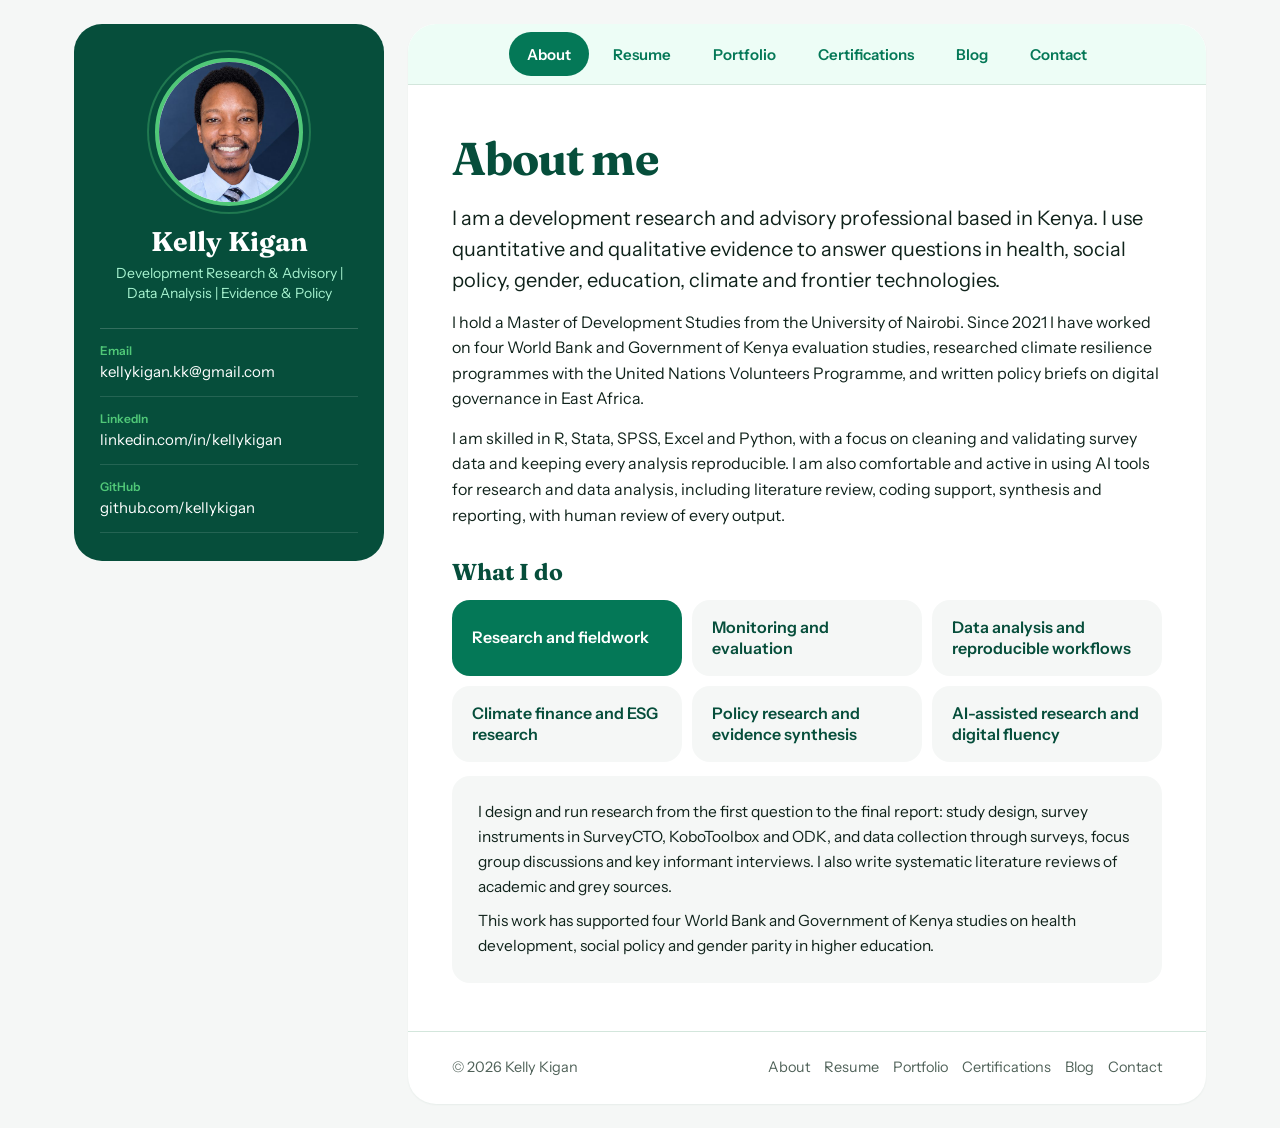
<file: index.html>
<!DOCTYPE html>
<html lang="en">
<head>
<meta charset="UTF-8">
<meta name="viewport" content="width=device-width, initial-scale=1, viewport-fit=cover">
<meta name="theme-color" content="#064e3b">
<meta name="color-scheme" content="light">
<title>Kelly Kigan | Development Research, Data Analysis, Evidence and Policy</title>
<meta name="description" content="Development researcher in Kenya. Quantitative and qualitative research, data analysis, evaluation, climate finance and evidence synthesis.">
<meta property="og:type" content="website">
<meta property="og:title" content="Kelly Kigan | Development Research, Data Analysis, Evidence and Policy">
<meta property="og:description" content="Development researcher in Kenya. Quantitative and qualitative research, data analysis, evaluation, climate finance and evidence synthesis.">
<link rel="icon" href="data:image/svg+xml,%3Csvg xmlns='http://www.w3.org/2000/svg' viewBox='0 0 64 64'%3E%3Ccircle cx='32' cy='32' r='32' fill='%23064e3b'/%3E%3Ctext x='32' y='42' font-size='28' text-anchor='middle' fill='%2350c878' font-family='Georgia,serif' font-weight='700'%3EKK%3C/text%3E%3C/svg%3E">
<link rel="canonical" href="https://kellykigan.github.io/">
<meta property="og:url" content="https://kellykigan.github.io/">
<meta property="og:site_name" content="Kelly Kigan">
<meta property="og:image" content="https://kellykigan.github.io/photo.jpg">
<script type="application/ld+json">{"@context": "https://schema.org", "@type": "Person", "name": "Kelly Kigan", "url": "https://kellykigan.github.io/", "jobTitle": "Development research and advisory professional", "address": {"@type": "PostalAddress", "addressCountry": "KE"}, "sameAs": ["https://www.linkedin.com/in/kellykigan/", "https://github.com/kellykigan"], "knowsAbout": ["Development research", "Impact evaluation", "Data analysis", "Evidence synthesis", "Policy research"]}</script>
<link rel="preconnect" href="https://fonts.googleapis.com">
<link rel="preconnect" href="https://fonts.gstatic.com" crossorigin>
<link href="https://fonts.googleapis.com/css2?family=Fraunces:wght@700&family=Instrument+Sans:wght@400;600&display=swap" rel="stylesheet">
<style>
:root{--white:#fff;--paper:#f5f7f6;--tint:#ecfdf5;--mint:#d1fae5;--emerald:#047857;--emerald2:#059669;--bright:#50c878;--deep:#064e3b;--ink:#10231b;--muted:#506259;--line:#d3e6dc;--head:"Fraunces",Georgia,serif;--body:"Instrument Sans",system-ui,-apple-system,"Segoe UI",Roboto,Arial,sans-serif;--pad:20px}
*{box-sizing:border-box;margin:0;padding:0}
html{-webkit-text-size-adjust:100%;text-size-adjust:100%}
body{font:16px/1.6 var(--body);color:var(--ink);background:var(--paper);overflow-wrap:break-word;-webkit-tap-highlight-color:rgba(4,120,87,.18)}
img{display:block;max-width:100%}
a{color:var(--emerald)}
a,button{touch-action:manipulation}
button{font-family:inherit}
:focus-visible{outline:3px solid var(--emerald2);outline-offset:2px;border-radius:4px}
#content:focus{outline:none}
.skip{position:absolute;left:12px;top:-64px;z-index:30;background:var(--white);color:var(--deep);padding:12px 18px;border-radius:10px;font-weight:600}
.skip:focus{top:12px}

/* header and profile (mobile first) */
.side{background:var(--deep);color:var(--white);padding:calc(22px + env(safe-area-inset-top,0px)) max(var(--pad),env(safe-area-inset-right,0px)) 22px max(var(--pad),env(safe-area-inset-left,0px));border-radius:0 0 28px 28px}
.id{display:flex;align-items:center;gap:16px}
.photo{position:relative;flex:none;width:84px;height:84px;border-radius:50%;border:3px solid var(--bright);background:var(--tint);overflow:hidden;display:grid;place-items:center}
.photo span{font:700 30px var(--head);color:var(--deep)}
.photo img{position:absolute;inset:0;width:100%;height:100%;object-fit:cover}
.side h1{font:700 25px/1.15 var(--head)}
.tag{font-size:14px;line-height:1.45;color:#a7f3d0;margin-top:6px}
.info{list-style:none;display:grid;grid-template-columns:repeat(3,1fr);gap:8px;margin-top:20px}
.info a{display:flex;align-items:center;justify-content:center;min-height:48px;border-radius:980px;background:rgba(255,255,255,.14);color:var(--white);text-decoration:none;font-weight:600;font-size:15px}
.info small{font:inherit}
.info .v{position:absolute;width:1px;height:1px;overflow:hidden;clip:rect(0 0 0 0);white-space:nowrap}

/* buttons */
.btn{display:inline-flex;align-items:center;justify-content:center;min-height:48px;padding:0 24px;border-radius:980px;border:2px solid var(--emerald);background:var(--emerald);color:var(--white);font:600 15px var(--body);text-decoration:none;text-align:center;cursor:pointer}
.btn.alt{background:transparent;color:var(--emerald)}

/* main and tabs */
.main{background:var(--white);min-width:0}
.wrap>*{min-width:0}
.tabs{position:sticky;top:0;z-index:10;display:flex;gap:6px;padding:calc(8px + env(safe-area-inset-top,0px)) max(12px,env(safe-area-inset-right,0px)) 8px max(12px,env(safe-area-inset-left,0px));overflow-x:auto;scroll-snap-type:x proximity;overscroll-behavior-x:contain;scrollbar-width:none;background:rgba(255,255,255,.93);-webkit-backdrop-filter:saturate(180%) blur(16px);backdrop-filter:saturate(180%) blur(16px);border-bottom:1px solid var(--line)}
.tabs::-webkit-scrollbar{display:none}
.tabs button{flex:none;scroll-snap-align:center;min-height:44px;padding:0 18px;border:0;border-radius:980px;background:transparent;color:var(--emerald);font-size:15px;font-weight:600;cursor:pointer;white-space:nowrap}
.tabs button[aria-selected="true"]{background:var(--emerald);color:var(--white)}
.panel{display:none;padding:28px max(var(--pad),env(safe-area-inset-right,0px)) 36px max(var(--pad),env(safe-area-inset-left,0px))}
.panel.on{display:block}

/* type */
h2{font:700 clamp(30px,8.4vw,36px)/1.12 var(--head);color:var(--deep);letter-spacing:-.02em;margin-bottom:18px}
h3{font:700 clamp(19px,5vw,23px)/1.3 var(--head);color:var(--deep);margin:30px 0 12px}
.panel p{max-width:68ch;margin-bottom:14px}
.lead{font-size:18px;line-height:1.55}

/* what I do: accordion on phones, tiles on larger screens */
.wid{display:grid;gap:10px}
.wid button{position:relative;width:100%;min-height:58px;text-align:left;padding:14px 52px 14px 18px;border-radius:18px;border:2px solid transparent;background:var(--paper);color:var(--deep);font-size:16px;font-weight:600;line-height:1.35;cursor:pointer}
.wid button::after{content:"+";position:absolute;right:20px;top:50%;transform:translateY(-50%);font-size:24px;font-weight:400;line-height:1}
.wid button[aria-expanded="true"]{background:var(--emerald);color:var(--white)}
.wid button[aria-expanded="true"]::after{content:"\2212"}
.wid button{scroll-margin-top:72px}
.def{display:none;margin-top:8px;background:var(--paper);border-radius:18px;padding:20px}
.def.on{display:block}
.def p{font-size:15.5px;margin-bottom:10px}
.def p:last-child{margin-bottom:0}
.def .chips{margin:6px 0 12px}
.def .pts{margin-bottom:14px}

/* resume */
.tl{list-style:none;border-left:2px solid var(--mint);margin-left:6px}
.tl li{position:relative;padding:0 0 20px 22px}
.tl li::before{content:"";position:absolute;left:-7px;top:8px;width:12px;height:12px;border-radius:50%;background:var(--emerald)}
.tl b{display:block;line-height:1.4}
.tl em{display:block;font-style:normal;color:var(--muted);font-size:14.5px}
.job{border-left:3px solid var(--mint);padding:0 0 22px 16px;margin:0 0 4px 2px}
.job .jh{display:flex;flex-direction:column;gap:2px}
.job .jh b{font-size:17px;line-height:1.35}
.job .jh span{color:var(--emerald);font-size:14.5px;font-weight:600}
.job em{display:block;font-style:normal;color:var(--muted);font-size:14.5px;margin:2px 0 8px}
.pts{margin:0 0 0 20px;font-size:15.5px;max-width:72ch}
.pts li{margin-bottom:8px}
.chips{display:flex;flex-wrap:wrap;gap:8px;margin:4px 0 14px}
.chips span{background:var(--mint);color:var(--deep);border-radius:8px;padding:6px 12px;font-size:14px;font-weight:500;line-height:1.35}

/* portfolio and certifications */
.cta{display:flex;flex-direction:column;gap:10px;margin:0 0 24px}
.cta .btn{width:100%}
.projs{display:grid;gap:14px}
.card{background:var(--paper);border-radius:22px;padding:22px 20px}
.card h3{margin:0 0 12px;font-size:clamp(20px,5.4vw,26px);line-height:1.25}
.card p{font-size:15.5px}
.kicker{font-size:14px;font-weight:600;color:var(--emerald);margin:0 0 8px}
.facts{border-top:1px solid var(--line);margin:6px 0 18px;font-size:15px}
.facts dt{font-weight:600;color:var(--emerald);padding-top:10px}
.facts dd{padding:2px 0 10px;border-bottom:1px solid var(--line)}
.card .btn{width:100%}
.card.more{background:var(--deep);color:var(--white)}
.card.more h3{color:var(--white)}
.card.more .kicker{color:var(--bright)}
.card.more .btn{background:var(--bright);border-color:var(--bright);color:var(--deep)}
.certs{display:grid;gap:12px;margin-bottom:8px}
.cert{background:var(--paper);border-radius:18px;padding:20px;display:flex;flex-direction:column;gap:4px}
.cert b{font:700 18px/1.3 var(--head);color:var(--deep)}
.cert span{font-size:14.5px;color:var(--muted)}
.cert .btn{align-self:flex-start;margin-top:12px;min-height:44px;padding:0 20px;font-size:14px}

/* blog and contact */
.empty{border:2px dashed var(--mint);border-radius:18px;padding:28px 20px;text-align:center;color:var(--muted)}
.post{border-bottom:1px solid var(--line);padding:18px 0}
.post time{font-size:13px;color:var(--muted)}
.post h3{margin:2px 0 6px}
.cgrid{display:grid;gap:12px;margin-top:8px}
.cbtn{display:block;min-height:76px;text-decoration:none;color:var(--white);background:var(--emerald);border-radius:20px;padding:18px 20px}
.cbtn b{display:block;font:700 18px var(--head)}
.cbtn span{font-size:14.5px;color:#d1fae5;overflow-wrap:anywhere}

footer{display:flex;flex-direction:column;gap:6px;padding:18px max(var(--pad),env(safe-area-inset-right,0px)) calc(20px + env(safe-area-inset-bottom,0px)) max(var(--pad),env(safe-area-inset-left,0px));border-top:1px solid var(--line);font-size:14.5px;color:var(--muted)}
footer nav{display:flex;flex-wrap:wrap;gap:0 14px}
footer a{display:inline-flex;align-items:center;min-height:44px;color:var(--muted);text-decoration:none}

@media (hover:hover){
  .btn:hover{background:var(--deep);border-color:var(--deep);color:var(--white)}
  .btn.alt:hover{background:var(--tint);color:var(--deep);border-color:var(--emerald)}
  .tabs button:hover{background:var(--mint)}
  .tabs button[aria-selected="true"]:hover{background:var(--emerald)}
  .wid button:hover{background:var(--mint)}
  .wid button[aria-expanded="true"]:hover{background:var(--emerald)}
  .info a:hover{background:rgba(255,255,255,.24)}
  .cbtn:hover{background:var(--deep)}
  .card.more .btn:hover{background:var(--white);border-color:var(--white);color:var(--deep)}
  footer a:hover{color:var(--emerald);text-decoration:underline}
}
@media (prefers-reduced-motion:no-preference){
  html{scroll-behavior:smooth}
  .btn,.cbtn,.tabs button,.wid button,.info a{transition:background-color .15s,color .15s,border-color .15s}
}

/* tablets */
@media (min-width:640px){
  :root{--pad:36px}
  .wrap{max-width:860px;margin:0 auto;padding:20px;display:grid;gap:16px}
  .side{border-radius:28px;padding:28px 36px}
  .photo{width:104px;height:104px}
  .photo span{font-size:36px}
  .side h1{font-size:30px}
  .tag{font-size:15px}
  .main{border-radius:28px;overflow:clip;box-shadow:0 1px 2px rgba(6,78,59,.06)}
  .tabs{background:rgba(236,253,245,.9)}
  .tabs button:first-child{margin-left:auto}
  .tabs button:last-child{margin-right:auto}
  .panel{padding:40px 36px}
  h2{font-size:40px}
  .job .jh{flex-direction:row;justify-content:space-between;flex-wrap:wrap;gap:4px 12px}
  .cta{flex-direction:row;flex-wrap:wrap}
  .cta .btn,.card .btn{width:auto}
  .card{padding:28px}
  .facts{display:grid;grid-template-columns:110px 1fr}
  .facts dt,.facts dd{padding:10px 0;border-bottom:1px solid var(--line)}
  .certs{grid-template-columns:1fr 1fr}
  .wid{grid-template-columns:1fr 1fr}
  .wi{display:contents}
  .wid button{min-height:76px;padding-right:18px}
  .wid button::after{display:none}
  .def{grid-column:1/-1;grid-row:4;margin-top:4px;padding:24px 26px}
  .cgrid{grid-template-columns:repeat(3,1fr)}
  footer{flex-direction:row;justify-content:space-between;align-items:center;padding:12px 36px}
}

/* laptops */
@media (min-width:900px){
  .wrap{max-width:1180px;padding:24px;grid-template-columns:310px 1fr;gap:24px;align-items:start}
  .side{position:sticky;top:24px;max-height:calc(100vh - 48px);overflow:auto;padding:34px 26px 28px}
  .id{display:block;text-align:center}
  .photo{width:148px;height:148px;margin:0 auto 20px;border-width:4px;box-shadow:0 0 0 6px var(--deep),0 0 0 8px rgba(80,200,120,.35)}
  .photo span{font-size:48px}
  .side h1{font-size:27px}
  .tag{font-size:14px}
  .info{display:block;margin-top:24px;border-top:1px solid rgba(255,255,255,.18)}
  .info li{border-bottom:1px solid rgba(255,255,255,.12)}
  .info a{display:block;min-height:0;padding:12px 0;border-radius:0;background:none;font-weight:400;text-align:left;word-break:break-all}
  .info small{display:block;font-size:12px;font-weight:600;color:var(--bright)}
  .info .v{position:static;width:auto;height:auto;overflow:visible;clip:auto;white-space:normal;font-size:15px}
  .panel{padding:48px 44px}
  h2{font-size:46px}
  .lead{font-size:20px}
  footer{padding:14px 44px}
}
@media (min-width:1100px){.wid{grid-template-columns:repeat(3,1fr)}.def{grid-row:3}}
@media (min-width:1500px){.wrap{max-width:1280px;grid-template-columns:340px 1fr}}

[hidden]{display:none!important}
.bgrid{display:grid;gap:12px;margin-top:8px}
.bbox{font:inherit;text-align:left;width:100%;cursor:pointer;display:flex;flex-direction:column;gap:6px;background:var(--paper);border:2px solid transparent;border-radius:18px;padding:18px;text-decoration:none;color:var(--ink)}
.bbox .bm{font-size:13.5px;color:var(--muted)}
.bbox .bt{font:700 19px/1.3 var(--head);color:var(--deep)}
.bbox .bd{font-size:15px;line-height:1.5}
.bbox .go{margin-top:auto;align-self:flex-start;display:inline-flex;align-items:center;min-height:44px;padding:0 18px;border-radius:980px;background:var(--emerald);color:#fff;font-weight:600;font-size:14.5px}
.bbox:focus-visible{border-color:var(--emerald)}
@media (hover:hover){.bbox:hover{border-color:var(--emerald)}.bbox:hover .go{background:var(--deep)}}
@media (min-width:640px){.bgrid{grid-auto-flow:column;grid-template-rows:repeat(5,auto);grid-template-columns:1fr 1fr}}
.rbar{display:flex;flex-wrap:wrap;gap:10px;margin-bottom:22px}
.reader .rt{font:700 clamp(26px,6.4vw,36px)/1.15 var(--head);color:var(--deep);letter-spacing:-.02em;margin:0 0 10px}
.reader .rt:focus{outline:none}
.reader .meta{font-size:14.5px;color:var(--muted);margin-bottom:24px}
.reader h3{margin:30px 0 10px}
.reader ul,.reader ol{margin:0 0 16px 22px}
.reader li{margin-bottom:8px}
.reader code{font:.92em ui-monospace,SFMono-Regular,Menlo,Consolas,monospace;background:var(--paper);padding:1px 5px;border-radius:4px}
.reader .sources{margin-top:36px;border-top:1px solid var(--line);font-size:15px}
.reader .sources h3{font-size:19px;margin-top:18px}
.reader .author{background:var(--tint);border-radius:18px;padding:20px;margin-top:30px;font-size:15.5px}
.reader .author p{margin-bottom:12px}
.reader a:not(.btn){text-underline-offset:3px}
.ilink{background:none;border:0;padding:0;font:inherit;color:var(--emerald);text-decoration:underline;text-underline-offset:3px;cursor:pointer;text-align:inherit}
.ilink:hover{color:var(--deep)}
.reader p,.reader li{font-size:17px;line-height:1.75}
.reader .sources p,.reader .sources li,.reader .author p{font-size:15.5px;line-height:1.6}
.reader .rd[hidden]{display:none}
.pn{display:grid;gap:12px;margin:34px 0 20px}
@media (min-width:640px){.pn{grid-template-columns:1fr 1fr}}
.pn .bbox{min-height:44px}
.pn .bt{font-size:17px}
</style>
<noscript><style>.panel{display:block!important}.tabs{display:none}.def{display:block!important}.wid button::after{display:none}</style></noscript>
</head>
<body>
<a class="skip" href="#content" id="skip">Skip to content</a>
<div class="wrap">

<header class="side">
  <div class="id">
    <div class="photo"><span aria-hidden="true">KK</span><img src="photo.jpg" alt="Portrait of Kelly Kigan" width="148" height="148" decoding="async" fetchpriority="high" onerror="this.remove()"></div>
    <div>
      <h1>Kelly Kigan</h1>
      <p class="tag">Development Research &amp; Advisory | Data Analysis | Evidence &amp; Policy</p>
    </div>
  </div>
  <ul class="info">
    <li><a href="mailto:kellykigan.kk@gmail.com"><small>Email</small> <span class="v">kellykigan.kk@gmail.com</span></a></li>
    <li><a href="https://www.linkedin.com/in/kellykigan/"><small>LinkedIn</small> <span class="v">linkedin.com/in/kellykigan</span></a></li>
    <li><a href="https://github.com/kellykigan"><small>GitHub</small> <span class="v">github.com/kellykigan</span></a></li>
  </ul>
</header>

<div class="main">
  <nav class="tabs" role="tablist" aria-label="Sections">
    <button role="tab" id="t-about" data-tab="about" aria-selected="true">About</button>
    <button role="tab" id="t-resume" data-tab="resume" aria-selected="false">Resume</button>
    <button role="tab" id="t-portfolio" data-tab="portfolio" aria-selected="false">Portfolio</button>
    <button role="tab" id="t-certifications" data-tab="certifications" aria-selected="false">Certifications</button>
    <button role="tab" id="t-blog" data-tab="blog" aria-selected="false">Blog</button>
    <button role="tab" id="t-contact" data-tab="contact" aria-selected="false">Contact</button>
  </nav>

  <main id="content" tabindex="-1">

  <section class="panel on" id="about" role="tabpanel" aria-labelledby="t-about">
    <h2>About me</h2>
    <p class="lead">I am a development research and advisory professional based in Kenya. I use quantitative and qualitative evidence to answer questions in health, social policy, gender, education, climate and frontier technologies.</p>
    <p>I hold a Master of Development Studies from the University of Nairobi. Since 2021 I have worked on four World Bank and Government of Kenya evaluation studies, researched climate resilience programmes with the United Nations Volunteers Programme, and written policy briefs on digital governance in East Africa.</p>
    <p>I am skilled in R, Stata, SPSS, Excel and Python, with a focus on cleaning and validating survey data and keeping every analysis reproducible. I am also comfortable and active in using AI tools for research and data analysis, including literature review, coding support, synthesis and reporting, with human review of every output.</p>

    <h3>What I do</h3>
    <div class="wid" role="group" aria-label="What I do">
      <div class="wi">
        <button type="button" id="b1" data-def="d1" aria-controls="d1" aria-expanded="true">Research and fieldwork</button>
        <div class="def on" id="d1" role="region" aria-labelledby="b1">
      <p>I design and run research from the first question to the final report: study design, survey instruments in SurveyCTO, KoboToolbox and ODK, and data collection through surveys, focus group discussions and key informant interviews. I also write systematic literature reviews of academic and grey sources.</p>
      <p>This work has supported four World Bank and Government of Kenya studies on health development, social policy and gender parity in higher education.</p>
        </div>
      </div>
      <div class="wi">
        <button type="button" id="b2" data-def="d2" aria-controls="d2" aria-expanded="false">Monitoring and evaluation</button>
        <div class="def" id="d2" role="region" aria-labelledby="b2">
      <p>I design evaluation and MEAL frameworks, including theories of change, that track outcomes against milestones and donor priorities. For impact and programme evaluations, I prepare the data, run the analysis and write up the findings.</p>
      <p>One framework I designed produced a 90 percent mission-alignment rate that supported continued institutional funding.</p>
        </div>
      </div>
      <div class="wi">
        <button type="button" id="b3" data-def="d3" aria-controls="d3" aria-expanded="false">Data analysis and reproducible workflows</button>
        <div class="def" id="d3" role="region" aria-labelledby="b3">
      <p>I turn raw survey and country-level data into analysis that others can check and repeat. I start with data quality: structure, identifiers, duplicates, missing values and implausible ranges. Then I run descriptive statistics, group comparisons, correlation and regression in R, Stata, SPSS and Python, produce charts, and record each step in code.</p>
      <p>The Portfolio tab shows this process on UNESCO, UNDP and household survey data.</p>
        </div>
      </div>
      <div class="wi">
        <button type="button" id="b4" data-def="d4" aria-controls="d4" aria-expanded="false">Climate finance and ESG research</button>
        <div class="def" id="d4" role="region" aria-labelledby="b4">
      <p>I help organisations present environmental, social and governance performance in a form donors and impact investors can assess. At Footprints Intelligence KE I design research methods, structure client data against the GRI and TCFD frameworks, and turn stakeholder consultations into recommendations. This work has supported five startups in securing climate finance.</p>
      <p>Earlier IFC Performance Standard 7 consultation work for United Nations Environment Programme initiatives added experience in community engagement and safeguards research.</p>
        </div>
      </div>
      <div class="wi">
        <button type="button" id="b5" data-def="d5" aria-controls="d5" aria-expanded="false">Policy research and evidence synthesis</button>
        <div class="def" id="d5" role="region" aria-labelledby="b5">
      <p>I write for people who make decisions: policy briefs, research reports, grant proposals and stakeholder presentations that say what the findings mean, how confident we can be and what should happen next.</p>
      <p>I have contributed to more than 20 technical papers and policy briefs on digital governance and economic policy in East Africa, and carried out political economy analysis of donor-funded climate resilience programmes.</p>
        </div>
      </div>
      <div class="wi">
        <button type="button" id="b6" data-def="d6" aria-controls="d6" aria-expanded="false">AI-assisted research and digital fluency</button>
        <div class="def" id="d6" role="region" aria-labelledby="b6">
      <p>I use AI across the research cycle and treat every output as a draft to verify. I choose the tool by task.</p>
      <div class="chips"><span>Claude</span><span>Perplexity</span><span>Gemini</span><span>ChatGPT</span><span>Google AI Studio</span><span>Prompt Engineering</span><span>Python AI Agents</span></div>
      <ul class="pts">
        <li>Literature discovery and synthesis, with claims traced back to sources</li>
        <li>Research planning and drafting of survey instruments</li>
        <li>Prompt engineering: structured, reusable prompts for literature review, coding and drafting tasks</li>
        <li>Coding support and debugging in R, Stata and Python</li>
        <li>Repeatable research workflows, including Python-based agents for data preparation and synthesis</li>
        <li>Structuring, editing and summarising reports and briefs</li>
      </ul>
      <p>Human judgement stays in charge. I check outputs against source documents, rerun code on the real data, and make the final calls on design, interpretation and conclusions.</p>
      <p>My digital toolkit also covers SurveyCTO, KoboToolbox, ODK, Excel, Google Workspace and GitHub. Training includes the Google AI Professional Certificate and AI Fluency for Nonprofits (Claude Academy), plus the IBM Data Analyst and Google Data Analytics certificates, all in 2026.</p>
        </div>
      </div>
    </div>
  </section>

  <section class="panel" id="resume" role="tabpanel" aria-labelledby="t-resume">
    <h2>Resume</h2>
    

    <h3>Summary</h3>
    <p>Development research and advisory professional, focused on evidence-based research, social impact, and impact evaluation. Experienced in quantitative and qualitative research, data analysis, and evidence synthesis, with skills in Stata, SPSS, R, Python, and AI-enabled research and analytical workflows. Supported World Bank and Government of Kenya evaluation studies across health, social policy, frontier technologies, and governance.</p>

    <h3>Skills</h3>
    <div class="chips">
      <span>Development research</span><span>Development advisory</span><span>Quantitative research</span><span>Qualitative research</span><span>Mixed-methods research design</span><span>Impact evaluation</span><span>MEAL framework design</span><span>Policy research</span><span>Evidence synthesis</span><span>Data cleaning and validation</span><span>Statistical analysis</span><span>Stata</span><span>R</span><span>SPSS</span><span>Excel</span><span>Python</span><span>AI Fluency</span><span>Policy brief and report writing</span><span>Stakeholder engagement</span>
    </div>

    <h3>Career highlights</h3>
    <ul class="pts">
      <li>Delivered research across four World Bank and Government of Kenya evaluation studies. Built survey instruments in SurveyCTO and KoboToolbox and processed data in Stata and R for health, social policy and gender parity in higher education.</li>
      <li>Ran mixed-methods research with multi-stakeholder consultation, including IFC Performance Standard 7 community engagements for UNEP, and turned findings into reports for government and donors.</li>
      <li>Researched frontier technologies and their governance, contributing to more than 20 technical papers and policy briefs on emerging technology regulation and digital governance in East Africa, and applying AI tools across research and data analysis.</li>
    </ul>

    <h3>Professional experience</h3>

    <div class="job">
      <div class="jh"><b>Research Consultant | Freelance</b><span>March 2025 - Present</span></div>
      <em>Footprints Intelligence KE | Nairobi, Kenya (Remote)</em>
      <ul class="pts">
        <li>Conducting research operations in climate finance advisory, designing evidence-based research methodologies to assess environmental, social, and governance (ESG) performance for startups in Kenya.</li>
        <li>Conduct quantitative and qualitative data analysis of client and stakeholder data, applying GRI and TCFD disclosure frameworks to structure findings for donor and impact investor audiences.</li>
        <li>Produce research and advisory deliverables that translate multi-stakeholder consultation findings into evidence-based recommendations, supporting five startups in securing climate finance.</li>
        <li>Synthesize primary and secondary data across environmental, social, and governance domains, applying bilateral climate finance frameworks to structure analysis and reporting for institutional clients.</li>
        <li>Consult startup founders, donors, and impact investors, and use their input to shape research findings and advisory recommendations.</li>
      </ul>
    </div>

    <div class="job">
      <div class="jh"><b>Graduate Student Researcher</b><span>February 2024 - November 2025</span></div>
      <em>University of Nairobi, Institute for Development Studies | Nairobi, Kenya (Hybrid)</em>
      <ul class="pts">
        <li>Designed and coded research instruments in SurveyCTO and ODK for four World Bank and Government of Kenya evaluation studies, contributing to research design and data collection planning on health development, social policy, and gender parity in higher education.</li>
        <li>Collected primary data through field surveys, focus group discussions, and key informant interviews, applying mixed-methods research design across four major development research and policy studies.</li>
        <li>Cleaned, validated, and processed survey datasets in Stata and R, running statistical tests and regression analysis to support evidence-based research outputs for multi-donor and government audiences.</li>
        <li>Conducted systematic literature reviews synthesizing academic and grey literature, building the analytical and evaluation frameworks applied across active financial inclusion and social protection studies.</li>
        <li>Drafted research reports, grant proposals, and stakeholder presentations, translating quantitative and qualitative findings into policy-oriented, consultancy-quality deliverables for non-technical audiences.</li>
      </ul>
    </div>

    <div class="job">
      <div class="jh"><b>Policy Analyst</b><span>March 2023 - December 2023</span></div>
      <em>United Nations Volunteers Programme | Papua New Guinea (Remote)</em>
      <ul class="pts">
        <li>Conducted political economy research and evidence synthesis on donor-funded climate resilience programmes in Papua New Guinea, examining institutional power dynamics and policy implementation effectiveness for international donor audiences.</li>
        <li>Analyzed consultation data gathered by field teams under IFC Performance Standard 7, synthesizing findings from Indigenous Peoples and Local Communities engagements into structured research reports for government and donor stakeholders.</li>
        <li>Served as research liaison between field consultation teams and United Nations Environment Programme, translating community-level findings into programme documentation and stakeholder engagement strategy.</li>
        <li>Produced technical analytical and policy research examining programme implementation, informing programme direction for an international climate resilience initiative.</li>
        <li>Applied qualitative research methods, including thematic analysis of consultation records, to assess institutional effectiveness and community engagement outcomes within a donor-funded development programme.</li>
      </ul>
    </div>

    <div class="job">
      <div class="jh"><b>Research Analyst</b><span>November 2021 - December 2022</span></div>
      <em>NEAR Foundation | Zug, Switzerland | Nairobi, Kenya (Hybrid)</em>
      <ul class="pts">
        <li>Contributed research and analysis to more than 20 technical papers and policy briefs on emerging technology regulation, digital governance, and economic policy across East Africa.</li>
        <li>Conducted desk research and literature review to inform policy research on digital financial infrastructure and governance frameworks.</li>
        <li>Analyzed regulatory and economic policy developments across East Africa, assessing implications for digital governance and financial inclusion.</li>
        <li>Engaged cross-sector stakeholders, including policymakers, regulators, and private sector actors, gathering qualitative input on digital governance and financial infrastructure policy.</li>
        <li>Translated research findings into policy briefs and technical papers aimed at improving digital financial access for underserved populations.</li>
      </ul>
    </div>

    <h3>Education</h3>
    <ul class="tl">
      <li><b>Master of Development Studies</b><em>University of Nairobi, Kenya | 2023 - 2025</em></li>
      <li><b>Certificate: A Critical Engagement with Advancing the SDGs</b><em>Universiteit Leiden, The Netherlands | 2024</em></li>
      <li><b>Bachelor's in Communications and Media Technology (with IT)</b><em>Maseno University, Kenya | 2014 - 2018</em></li>
    </ul>

    <h3>Certifications</h3>
    <ul class="tl">
      <li><b>IBM Data Analyst Professional Certificate</b><em>Coursera | 2026</em></li>
      <li><b>Google Data Analytics Professional Certificate</b><em>Google, Coursera | 2026</em></li>
      <li><b>Google AI Professional Certificate</b><em>Google, Coursera | 2026</em></li>
      <li><b>AI Fluency for Nonprofits</b><em>Claude Academy | 2026</em></li>
    </ul>
  </section>

  <section class="panel" id="portfolio" role="tabpanel" aria-labelledby="t-portfolio">
    <h2>Portfolio</h2>
    <p class="lead">Real datasets, full code and clear write-ups. Open a repository to follow each analysis step by step. New projects are added as they are finished.</p>
    <div class="cta"><a class="btn" href="https://github.com/kellykigan?tab=repositories">Browse all repositories</a></div>
    <div class="projs">
      <article class="card">
        <p class="kicker">Education indicators in Africa, 2010 to 2023</p>
        <h3>Does public spending on primary education raise attendance?</h3>
        <div class="chips"><span>R</span><span>UNESCO data</span><span>Regression</span></div>
        <p>A reproducible R analysis of UNESCO data for 50+ African countries. It tracks school life expectancy and primary attendance over time, compares male and female outcomes, measures the urban-rural gap, and tests whether higher spending on primary education, as a share of GDP, goes with higher net attendance after controlling for time and location.</p>
        <dl class="facts">
          <dt>Data</dt><dd>UNESCO Institute for Statistics: school life expectancy by sex, education spending, net attendance by urban, rural and income group, out-of-school children, enrolment and teacher statistics.</dd>
          <dt>Setup</dt><dd>Raw CSV files, one R script and an output folder, so the analysis reruns from scratch.</dd>
        </dl>
        <a class="btn" href="https://github.com/kellykigan/Education_Africa_Analysis-R-Project">View project on GitHub</a>
      </article>
      <article class="card">
        <p class="kicker">Gender development across countries, 1990 to 2021</p>
        <h3>How does gender development differ across countries, and how has it changed?</h3>
        <div class="chips"><span>R</span><span>tidyverse</span><span>ggplot2</span><span>Regression</span></div>
        <p>An R study of the Gender Development Index (GDI) for 195 countries. It compares GDI across human development groups and regions, tests how it relates to HDI rank, and tracks change over time. The write-up states its limit plainly: the data are observational, so results show associations, not causal effects.</p>
        <dl class="facts">
          <dt>Methods</dt><dd>Data quality and missing-data checks, group comparisons, correlation, linear regression, longitudinal analysis and regression diagnostics.</dd>
          <dt>Findings</dt><dd>GDI varies widely across countries. Higher human development groups record higher GDI, it differs by region and tracks HDI rank, and it generally rose over the period.</dd>
        </dl>
        <a class="btn" href="https://github.com/kellykigan/gender-development-r-analysis">View project on GitHub</a>
      </article>
      <article class="card">
        <p class="kicker">Life expectancy and development indicators, 2000 to 2015</p>
        <h3>What goes with a longer life: schooling, income, mortality or development status?</h3>
        <div class="chips"><span>Stata</span><span>Panel data</span><span>Data management</span></div>
        <p>A Stata workflow from raw CSV to analysis-ready panel data, covering 2,938 country-year observations across 193 countries. It examines how life expectancy relates to schooling, GDP per capita, adult mortality, HIV/AIDS mortality and development status.</p>
        <dl class="facts">
          <dt>Methods</dt><dd>Variable labelling, duplicate and country-year uniqueness checks, range checks, missing-data patterns, box plots, scatter plots, histograms, log-transformed GDP per capita, and panel set-up with xtset, xtdescribe and xtsum.</dd>
        </dl>
        <a class="btn" href="https://github.com/kellykigan/life-expectancy-development-analysis-stata">View project on GitHub</a>
      </article>
      <article class="card">
        <p class="kicker">African farm households: data quality audit</p>
        <h3>Can you trust household survey data before you model it?</h3>
        <div class="chips"><span>Stata</span><span>Survey data</span><span>Data validation</span></div>
        <p>A Stata audit of an agricultural survey of about 9,600 households in 11 countries: Burkina Faso, Cameroon, Egypt, Ethiopia, Ghana, Kenya, Niger, Senegal, South Africa, Zambia and Zimbabwe. It checks identifiers, geography, variable types and missing data, flags implausible household sizes, and examines farm income, farm area and distance to markets.</p>
        <dl class="facts">
          <dt>Setup</dt><dd>One do-file with histograms and box plots, log-transformed farm income and market distances, and missing farm income by country.</dd>
        </dl>
        <a class="btn" href="https://github.com/kellykigan/african-farm-households-stata">View project on GitHub</a>
      </article>
      <article class="card more">
        <p class="kicker">Coming next</p>
        <h3>New analyses are added as they are finished.</h3>
        <p>Follow the repositories on GitHub to see new work first.</p>
        <a class="btn" href="https://github.com/kellykigan">Follow on GitHub</a>
      </article>
    </div>
  </section>

  <section class="panel" id="certifications" role="tabpanel" aria-labelledby="t-certifications">
    <h2>Certifications</h2>
    <p class="lead">Professional certificates in data analysis and AI.</p>
    <div id="certList"></div>
  </section>

  <section class="panel" id="blog" role="tabpanel" aria-labelledby="t-blog">
    <h2>Blog</h2>
    <p class="lead" id="blogLead">Notes on development research, evidence and data analysis.</p>
    <div id="blogList" class="bgrid">
      <button type="button" class="bbox" data-post="data-vs-community-voices">
        <span class="bm">12 October 2026 | 3 min read</span>
        <span class="bt">When the data says one thing and the community says another</span>
        <span class="bd">When survey numbers and community accounts disagree, both carry information. How mixed methods and consultation reconcile conflicting development evidence.</span>
        <span class="go">Read article</span>
      </button>
      <button type="button" class="bbox" data-post="average-hides-development-problem">
        <span class="bm">21 September 2026 | 3 min read</span>
        <span class="bt">The average can hide the development problem</span>
        <span class="bd">National averages hide who is being left behind. Kenya's child stunting data shows how an 18 percent average conceals counties above 30 percent.</span>
        <span class="go">Read article</span>
      </button>
      <button type="button" class="bbox" data-post="best-statistical-tool-fits-the-question">
        <span class="bm">31 August 2026 | 3 min read</span>
        <span class="bt">The best statistical tool is the one that fits the question</span>
        <span class="bd">Stata, R, Excel or SPSS? The tool matters less than the question. A simple way to match question type to method in development research.</span>
        <span class="go">Read article</span>
      </button>
      <button type="button" class="bbox" data-post="what-learning-r-taught-me">
        <span class="bm">10 August 2026 | 3 min read</span>
        <span class="bt">What learning R taught me about quantitative research</span>
        <span class="bd">Notes from learning R on development data: why understanding the dataset, cleaning and the research question matter more than the test you run.</span>
        <span class="go">Read article</span>
      </button>
      <button type="button" class="bbox" data-post="stata-vs-excel">
        <span class="bm">20 July 2026 | 3 min read</span>
        <span class="bt">Stata vs Excel: which one should you use?</span>
        <span class="bd">Excel or Stata for development data? What each does well, where spreadsheets fail without warning, and how to use both without losing reproducibility.</span>
        <span class="go">Read article</span>
      </button>
      <button type="button" class="bbox" data-post="your-dataset-has-a-story">
        <span class="bm">29 June 2026 | 3 min read</span>
        <span class="bt">Your dataset has a story before you analyse it</span>
        <span class="bd">Before you run a regression or draw a chart, interrogate your dataset. Six checks that stop development researchers publishing precise but wrong results.</span>
        <span class="go">Read article</span>
      </button>
      <button type="button" class="bbox" data-post="africa-urban-infrastructure-gap">
        <span class="bm">8 June 2026 | 3 min read</span>
        <span class="bt">Where should Africa's urban infrastructure money go first?</span>
        <span class="bd">African cities are growing faster than their housing, roads and water systems. What the data says about the infrastructure gap and where to invest first.</span>
        <span class="go">Read article</span>
      </button>
      <button type="button" class="bbox" data-post="correlation-is-easy-explaining-why-is-hard">
        <span class="bm">18 May 2026 | 3 min read</span>
        <span class="bt">Correlation is easy. Explaining why is hard.</span>
        <span class="bd">Income and school attendance rise together, but why? A plain guide to correlation, confounders and explaining patterns in development research.</span>
        <span class="go">Read article</span>
      </button>
      <button type="button" class="bbox" data-post="programme-works-but-people-dont-use-it">
        <span class="bm">27 April 2026 | 3 min read</span>
        <span class="bt">What if the programme works, but people don't use it?</span>
        <span class="bd">A programme can be well designed and funded, yet unused. What research on price, reliability and distance says about uptake, and how to measure it.</span>
        <span class="go">Read article</span>
      </button>
      <button type="button" class="bbox" data-post="evidence-based-policy-external-validity">
        <span class="bm">6 April 2026 | 3 min read</span>
        <span class="bt">Evidence-based policy has a problem we don't talk about enough</span>
        <span class="bd">A program that works in one district often shrinks at scale. Why external validity matters for evidence-based policy, and four fixes funders can use.</span>
        <span class="go">Read article</span>
      </button>
    </div>
    <div id="blogReader" class="reader" hidden>
    <article class="rd" id="art-data-vs-community-voices" hidden>
      <div class="rbar"><button type="button" class="btn alt" data-act="back">All articles</button></div>
      <h2 class="rt" tabindex="-1">When the data says one thing and the community says another</h2>
      <p class="meta"><time datetime="2026-10-12">12 October 2026</time> | 3 min read | By Kelly Kigan</p>
      <p>The survey says 90 percent of households live within five kilometres of a health clinic. The community says the clinic is out of reach.</p>
<p>Both can be right. This example is hypothetical, but the pattern is common in development work. The survey measured distance. The community describes access: a river that floods in the rainy season, a nurse who is absent on weekends, a queue that starts at dawn. Data answers the question it was asked. Communities answer the question they live with.</p>
<h3>Treat disagreement as a finding</h3>
<p>When numbers and community accounts conflict, the usual instinct is to pick a winner. A better instinct is to treat the conflict as a signal about measurement or context. One side did not lie. They measured different things.</p>
<p>The World Bank's Voices of the Poor study reflects this idea at scale. For the World Development Report 2000/2001, it brought together the experiences of more than 60,000 poor women and men from 60 countries, using open-ended qualitative and participatory methods. The aim was to illuminate the human experience behind poverty statistics (<a href="https://www.imf.org/external/pubs/ft/fandd/2000/12/narayan.htm" rel="noopener">Narayan, 2000</a>).</p>
<h3>Why mixed methods exist</h3>
<p>Michael Bamberger, Vijayendra Rao and Michael Woolcock describe how qualitative methods can address limits of randomised trials and other quantitative impact evaluation methods. They also help distinguish design failures from implementation failures (<a href="https://openknowledge.worldbank.org/handle/10986/3732" rel="noopener">Bamberger, Rao and Woolcock, 2010</a>).</p>
<p>That distinction matters when data and communities disagree. A survey indicator that looks healthy can hide a programme that is badly implemented. Community accounts often point to the implementation detail that a standard indicator cannot capture.</p>
<h3>Consultation as evidence</h3>
<p>Some standards make community voice a requirement. The IFC's Performance Standard 7 on Indigenous Peoples treats informed consultation and participation throughout the project process as a core requirement, and it may include free, prior and informed consent in some circumstances (<a href="https://www.ifc.org/en/insights-reports/2012/ifc-performance-standard-7" rel="noopener">IFC</a>).</p>
<p>I have analysed consultation records gathered under Performance Standard 7 for a donor-funded climate resilience programme in Papua New Guinea, using thematic analysis to assess community engagement outcomes. Consultation records are data. They deserve the same rigour as a household survey: clear coding, a record of who spoke, and a record of who did not.</p>
<h3>A way to reconcile the two</h3>
<ul><li><strong>Check what the indicator measured.</strong> Who answered, when, and with what wording? Distance to a clinic and ability to use it are different variables.</li><li><strong>Take the numbers back to the community.</strong> Share preliminary results in a validation meeting and ask what is missing. Record the reactions as data.</li><li><strong>Add a third source.</strong> Administrative records, direct observation or a short follow-up survey can show which account holds in practice.</li><li><strong>Report both accounts and the gap.</strong> Do not average them. State what is established, what is disputed and what you could not resolve.</li><li><strong>Change the instrument.</strong> If the survey missed something the community raised, add a question in the next round.</li></ul>
<h3>Document the disagreement</h3>
<p>Keep a short log of each conflict between data and community accounts. Record what each source said, how each was collected, which checks you ran and what remains unresolved. The log shows later readers why a decision was made. It also stops the same disagreement from resurfacing in the next evaluation round as if it were new.</p>
<h3>What changes for decision-makers</h3>
<p>A programme manager who sees only the survey might conclude that access is solved. One who hears only the community might conclude that the whole system has failed. Reading both leads to a narrower and more useful decision: fix weekend staffing and the flood-prone road, and keep the clinics.</p>
<p>The same logic applies to <button type="button" class="ilink" data-post="programme-works-but-people-dont-use-it">low uptake of a programme that works on paper</button> and to <button type="button" class="ilink" data-post="evidence-based-policy-external-validity">findings that do not transfer across settings</button>. In each case, local knowledge explains what the headline number cannot.</p>
<p>When the data says one thing and the community says another, the disagreement is a finding. The work is to explain it.</p>
      <section class="sources"><h3>Sources</h3><ol><li>Narayan, D. (2000). <a href="https://www.imf.org/external/pubs/ft/fandd/2000/12/narayan.htm" rel="noopener">Poverty is powerlessness and voicelessness</a>. Finance and Development, International Monetary Fund.</li><li>Bamberger, M., Rao, V., and Woolcock, M. (2010). <a href="https://openknowledge.worldbank.org/handle/10986/3732" rel="noopener">Using mixed methods in monitoring and evaluation: experiences from international development</a>. World Bank Policy Research Working Paper 5245.</li><li>International Finance Corporation (2012). <a href="https://www.ifc.org/en/insights-reports/2012/ifc-performance-standard-7" rel="noopener">Performance Standard 7: Indigenous Peoples</a>.</li></ol></section>
      <div class="author"><p><strong>About the author.</strong> Kelly Kigan is a development research and advisory professional based in Kenya, working on evaluation, data analysis and evidence synthesis.</p><a class="btn" href="#contact" data-go="contact">Contact Kelly</a></div>
      <nav class="pn" aria-label="More articles"><button type="button" class="bbox" data-post="average-hides-development-problem"><span class="bm">Older article</span><span class="bt">The average can hide the development problem</span></button></nav>
      <div class="rbar"><button type="button" class="btn alt" data-act="back">All articles</button></div>
    </article>
    <article class="rd" id="art-average-hides-development-problem" hidden>
      <div class="rbar"><button type="button" class="btn alt" data-act="back">All articles</button></div>
      <h2 class="rt" tabindex="-1">The average can hide the development problem</h2>
      <p class="meta"><time datetime="2026-09-21">21 September 2026</time> | 3 min read | By Kelly Kigan</p>
      <p>A national average can look like good news while a specific group gets nothing from it.</p>
<p>Kenya's child stunting data shows how. The 2022 Kenya Demographic and Health Survey found that stunting among children under five fell from 26 percent in 2014 to 18 percent in 2022 (<a href="https://nutritionintl.org/?p=21949" rel="noopener">Nutrition International</a>). The Kenya National Bureau of Statistics reports the same 18 percent figure (<a href="https://www.knbs.or.ke/kenya-demographic-and-health-survey-kdhs-2022/" rel="noopener">KNBS</a>). By any national measure, that is progress.</p>
<h3>Behind the 18 percent</h3>
<p>County figures tell a different story. Kilifi recorded 37 percent stunting, West Pokot 34 percent and Samburu 31 percent, against 18 percent nationally (<a href="https://www.standardmedia.co.ke/health/nutrition-and-wellness/article/2001465865/who-distributes-food-to-children-faced-with-malnutrition-valued-at-sh26-million" rel="noopener">The Standard</a>). Children in Kilifi are about twice as likely to be stunted as the national figure implies, and West Pokot and Samburu are not far behind.</p>
<p>Wealth shows the same split. About 28 percent of children under five in the lowest wealth quintile were stunted (<a href="https://www.gainhealth.org/sites/default/files/publications/documents/kenya-child-stunting-brief-1st-29sept25.pdf" rel="noopener">GAIN</a>, citing KDHS 2022). A national figure has no way to show that gap. It reports where most children happen to live.</p>
<p>Averages also weight places by population. A large county with low stunting pulls the national figure down and makes smaller, harder-hit counties disappear from the headline.</p>
<h3>The same pattern in human development</h3>
<p>The UNDP's inequality-adjusted Human Development Index applies the same idea to a whole country. In UNDP's 2019 report, Kenya lost 26.3 percent of its human development value to inequality in the distribution of health, education and income. The average loss for sub-Saharan Africa was 30.5 percent (<a href="https://www.undp.org/node/240331" rel="noopener">UNDP</a>). These figures are several years old, but they illustrate the method: discount the average for how unevenly it is shared.</p>
<h3>How an average is built</h3>
<p>The measure you pick matters too. Take five households with monthly incomes of 10,000, 12,000, 14,000, 15,000 and 200,000 shillings. This example is hypothetical. The mean is 50,200 shillings and the median is 14,000. The mean describes none of the five households. The median describes the typical one. Income and wealth data are skewed in most countries, so a mean often overstates what a typical household has.</p>
<h3>What to do about it</h3>
<ul><li><strong>Disaggregate by default.</strong> Report results by county, sex, wealth group and rural or urban location. If the data cannot be broken down, say so.</li><li><strong>Report distributions as well as means.</strong> Use medians, percentiles and the gap between the best-off and worst-off groups. One high earner moves a mean. It barely moves a median.</li><li><strong>Set targets for the gap as well as the average.</strong> A programme that lifts the national figure by leaving the poorest counties untouched has met a target and missed the problem.</li><li><strong>Check whether the survey can support the breakdown.</strong> The KDHS was designed to give estimates at national and urban or rural level and, for some indicators, at county level (<a href="https://nutritionintl.org/?p=21949" rel="noopener">Nutrition International</a>). County estimates carry wider margins of error than national ones, so read them with confidence intervals.</li><li><strong>Target resources with the breakdown.</strong> A nutrition budget allocated from the national 18 percent would under-serve Kilifi.</li></ul>
<h3>What the headline number is still good for</h3>
<p>None of this makes national averages useless. They track direction over time and allow comparison across countries, and a fall from 26 to 18 percent is real progress. The problem starts when the average is the only number reported. It should open the discussion, not close it.</p>
<h3>Where I apply this</h3>
<p>In my <a href="https://github.com/kellykigan/gender-development-r-analysis" rel="noopener">gender development project</a>, I compare the Gender Development Index across human development groups and regions instead of relying on a single global figure. The project reports the differences between groups instead of one mean.</p>
<p>When someone presents a headline number, a good question is "for whom?" It takes five seconds to ask and often changes the decision. Uptake data raises the same question: <button type="button" class="ilink" data-post="programme-works-but-people-dont-use-it">who is missing from the people a programme reaches?</button></p>
<p>An average describes the middle. Development problems often sit at the edges.</p>
      <section class="sources"><h3>Sources</h3><ol><li>Nutrition International. <a href="https://nutritionintl.org/?p=21949" rel="noopener">Government of Kenya releases the Kenya Demographic and Health Survey 2022 key indicators report</a>.</li><li>Kenya National Bureau of Statistics. <a href="https://www.knbs.or.ke/kenya-demographic-and-health-survey-kdhs-2022/" rel="noopener">Kenya Demographic and Health Survey 2022</a>.</li><li>The Standard. <a href="https://www.standardmedia.co.ke/health/nutrition-and-wellness/article/2001465865/who-distributes-food-to-children-faced-with-malnutrition-valued-at-sh26-million" rel="noopener">WHO distributes food to children faced with malnutrition valued at Sh26 million</a>.</li><li>GAIN. <a href="https://www.gainhealth.org/sites/default/files/publications/documents/kenya-child-stunting-brief-1st-29sept25.pdf" rel="noopener">Kenya child stunting brief</a>, September 2025.</li><li>UNDP. <a href="https://www.undp.org/node/240331" rel="noopener">Human Development Report 2019 launch coverage, including inequality-adjusted HDI for Kenya</a>.</li><li>Kigan, K. <a href="https://github.com/kellykigan/gender-development-r-analysis" rel="noopener">Gender development across countries, 1990 to 2021</a>. GitHub repository.</li></ol></section>
      <div class="author"><p><strong>About the author.</strong> Kelly Kigan is a development research and advisory professional based in Kenya, working on evaluation, data analysis and evidence synthesis.</p><a class="btn" href="#contact" data-go="contact">Contact Kelly</a></div>
      <nav class="pn" aria-label="More articles"><button type="button" class="bbox" data-post="data-vs-community-voices"><span class="bm">Newer article</span><span class="bt">When the data says one thing and the community says another</span></button><button type="button" class="bbox" data-post="best-statistical-tool-fits-the-question"><span class="bm">Older article</span><span class="bt">The best statistical tool is the one that fits the question</span></button></nav>
      <div class="rbar"><button type="button" class="btn alt" data-act="back">All articles</button></div>
    </article>
    <article class="rd" id="art-best-statistical-tool-fits-the-question" hidden>
      <div class="rbar"><button type="button" class="btn alt" data-act="back">All articles</button></div>
      <h2 class="rt" tabindex="-1">The best statistical tool is the one that fits the question</h2>
      <p class="meta"><time datetime="2026-08-31">31 August 2026</time> | 3 min read | By Kelly Kigan</p>
      <p>People often ask which statistical software to learn first. It is a fair question, but it comes second. The first question is what you are trying to find out.</p>
<p>Miguel Hernán, John Hsu and Brian Healy organise the scientific work of data analysis into three tasks: description, prediction and counterfactual prediction, which includes causal inference (<a href="https://doi.org/10.1080/09332480.2019.1579578" rel="noopener">Hernán et al., 2019</a>). Each task needs different data, different assumptions and different methods. Matching them is the skill.</p>
<h3>Description: what is happening?</h3>
<p>Description summarises features of the world. In development work, that means questions such as how many children aged 6 to 14 are out of school in a county, or what share of households report no toilet.</p>
<p>The methods are tabulations, weighted means, distributions and maps. Excel can handle small datasets. Stata, R, SPSS and Python handle survey weights and larger files with less risk. Description sounds simple, but it depends on clean data and clear definitions (<button type="button" class="ilink" data-post="your-dataset-has-a-story">start with the dataset</button>).</p>
<h3>Prediction: who is likely to?</h3>
<p>Prediction maps inputs to outputs. Which households are most likely to drop out of school? Which clinics are most likely to run out of stock?</p>
<p>Regression and classification models fit here, judged by how well they predict. A good prediction model makes no claim about why. A variable can predict dropout without causing it, and removing that variable will not change outcomes.</p>
<h3>Cause and effect: what if we had done something different?</h3>
<p>Counterfactual questions ask what would have happened under a different policy. Did the cash transfer raise attendance? Did the training programme raise incomes?</p>
<p>These questions need a design before they need software. Randomised assignment or a credible comparison group, such as difference-in-differences or regression discontinuity, supplies the missing counterfactual. <a href="https://openknowledge.worldbank.org/handle/10986/25030" rel="noopener">Impact Evaluation in Practice</a> explains these methods for policymakers and practitioners. A regression on observational data can describe an association, but a coefficient from it is not automatically a causal effect (<button type="button" class="ilink" data-post="correlation-is-easy-explaining-why-is-hard">the difference matters</button>).</p>
<h3>Why and how: what explains it?</h3>
<p>Numbers show that something changed. They rarely show why. Interviews, focus group discussions and observation answer that part.</p>
<p>Michael Bamberger, Vijayendra Rao and Michael Woolcock argue that qualitative methods can address some limits of randomised trials and quantitative evaluation. They also help separate design failures from implementation failures (<a href="https://openknowledge.worldbank.org/handle/10986/3732" rel="noopener">Bamberger, Rao and Woolcock, 2010</a>). A programme that did not work might have been a bad idea, or a good idea badly delivered. Only the second kind of failure is fixable without starting over.</p>
<h3>One programme, four questions</h3>
<p>Take a school feeding programme. A descriptive question asks how many children receive meals each day. A predictive question asks which schools are most likely to miss deliveries. A causal question asks whether meals raised attendance compared with similar schools without them. An explanatory question asks why some parents still keep children home. Four questions need four methods. One tool applied to all four would answer at most one of them well.</p>
<h3>A four-step check before you choose a tool</h3>
<ul><li><strong>Write the question in one sentence.</strong> If you cannot, the analysis will wander.</li><li><strong>Label its type.</strong> Is it description, prediction, cause and effect, or explanation?</li><li><strong>List the data and design it needs.</strong> A causal question with no comparison group cannot be answered, whatever the software.</li><li><strong>Use the simplest method that answers the question, and state its limits.</strong> My <a href="https://github.com/kellykigan/gender-development-r-analysis" rel="noopener">gender development project</a> says plainly that the data are observational, so its results are associations.</li></ul>
<h3>Where software choice enters</h3>
<p>After the question is set, software becomes a practical choice about cost, team skills and reproducibility. I compare two common options in <button type="button" class="ilink" data-post="stata-vs-excel">Stata vs Excel</button>. R and Python are free and script-based (<a href="https://r4ds.hadley.nz/" rel="noopener">R for Data Science</a>). SPSS suits many survey workflows. Any of them can answer a well-posed question, and none of them can rescue a badly posed one.</p>
<p>The best statistical tool is the one that fits the question.</p>
      <section class="sources"><h3>Sources</h3><ol><li>Hernán, M. A., Hsu, J., and Healy, B. (2019). <a href="https://doi.org/10.1080/09332480.2019.1579578" rel="noopener">A second chance to get causal inference right: a classification of data science tasks</a>. CHANCE, 32(1), 42-49.</li><li>Gertler, P. J., Martinez, S., Premand, P., Rawlings, L. B., and Vermeersch, C. M. J. (2016). <a href="https://openknowledge.worldbank.org/handle/10986/25030" rel="noopener">Impact evaluation in practice</a>, second edition. World Bank.</li><li>Bamberger, M., Rao, V., and Woolcock, M. (2010). <a href="https://openknowledge.worldbank.org/handle/10986/3732" rel="noopener">Using mixed methods in monitoring and evaluation: experiences from international development</a>. World Bank Policy Research Working Paper 5245.</li><li>Wickham, H., Çetinkaya-Rundel, M., and Grolemund, G. <a href="https://r4ds.hadley.nz/" rel="noopener">R for data science</a>, second edition.</li><li>Kigan, K. <a href="https://github.com/kellykigan/gender-development-r-analysis" rel="noopener">Gender development across countries, 1990 to 2021</a>. GitHub repository.</li></ol></section>
      <div class="author"><p><strong>About the author.</strong> Kelly Kigan is a development research and advisory professional based in Kenya, working on evaluation, data analysis and evidence synthesis.</p><a class="btn" href="#contact" data-go="contact">Contact Kelly</a></div>
      <nav class="pn" aria-label="More articles"><button type="button" class="bbox" data-post="average-hides-development-problem"><span class="bm">Newer article</span><span class="bt">The average can hide the development problem</span></button><button type="button" class="bbox" data-post="what-learning-r-taught-me"><span class="bm">Older article</span><span class="bt">What learning R taught me about quantitative research</span></button></nav>
      <div class="rbar"><button type="button" class="btn alt" data-act="back">All articles</button></div>
    </article>
    <article class="rd" id="art-what-learning-r-taught-me" hidden>
      <div class="rbar"><button type="button" class="btn alt" data-act="back">All articles</button></div>
      <h2 class="rt" tabindex="-1">What learning R taught me about quantitative research</h2>
      <p class="meta"><time datetime="2026-08-10">10 August 2026</time> | 3 min read | By Kelly Kigan</p>
      <p>I have been spending more time in R lately, working through quantitative analysis for my development research. I picked it up to sharpen a technical skill. What I learned is that good quantitative work happens before you run a test.</p>
<p>Two projects shaped these notes: an <a href="https://github.com/kellykigan/Education_Africa_Analysis-R-Project" rel="noopener">analysis of UNESCO education indicators across African countries</a> and a <a href="https://github.com/kellykigan/gender-development-r-analysis" rel="noopener">study of the Gender Development Index across 195 countries</a>. A free resource I recommend for learning R is <a href="https://r4ds.hadley.nz/" rel="noopener">R for Data Science</a>.</p>
<h3>1. Understand the dataset before any test</h3>
<p>Before touching a statistical test, I had to understand what the dataset contained. What did each variable measure? How was it coded? Which units did it use? Where were the odd values hiding?</p>
<p>For the education data, I read the indicator definitions before opening a script, because attendance, enrolment and school life expectancy measure different things. The gender development data covers 195 countries and 39 variables. I ran data quality and missing-data checks before any comparison. That groundwork decides whether anything downstream makes sense. I wrote more about this habit in <button type="button" class="ilink" data-post="your-dataset-has-a-story">your dataset has a story before you analyse it</button>.</p>
<h3>2. Cleaning is research</h3>
<p>Cleaning the data was not a side task. Missing values, duplicates and inconsistent coding shape the conclusions you end up drawing. Fixing them is research, not preparation for research.</p>
<p>Every cleaning decision is a choice someone could challenge. In R, those choices sit in a script where others can read them.</p>
<h3>3. Let the question pick the method</h3>
<p>I also had to resist the urge to ask what I could run on this dataset. The better question was what I was trying to answer and what evidence would answer it.</p>
<p>Sometimes that means simple descriptive statistics. Sometimes it means regression. For the education project, the question came first: does spending on primary education go with attendance once time and location are accounted for? The method followed from that. Ideally the question picks the method, not the other way round. I expand on this in <button type="button" class="ilink" data-post="best-statistical-tool-fits-the-question">the best statistical tool is the one that fits the question</button>.</p>
<h3>4. Draw the data early</h3>
<p>Visualising the data early helped me see distributions and relationships that tables could not show. It was a way to ask sharper questions before committing to an analysis.</p>
<p>Francis Anscombe made the same point in 1973 with four datasets that share the same means, variances and regression line but look nothing alike on a chart (<a href="https://doi.org/10.1080/00031305.1973.10478966" rel="noopener">Anscombe, 1973</a>). A histogram takes seconds to draw.</p>
<h3>5. Say what the data cannot tell you</h3>
<p>The biggest lesson was that correlation is not causation. Development outcomes are shaped by overlapping economic, social and institutional factors. A regression coefficient cannot separate them on its own.</p>
<p>That is why the gender development write-up states that the data are observational, so the results show associations, not causal effects. Being honest about what the data cannot tell you matters as much as what it can. I explore the difference in <button type="button" class="ilink" data-post="correlation-is-easy-explaining-why-is-hard">correlation is easy, explaining why is hard</button>.</p>
<h3>What I would tell someone starting out</h3>
<ul><li><strong>Begin with a question you care about.</strong> A dataset without a question produces charts without meaning.</li><li><strong>Pick one public dataset and finish the project.</strong> UNESCO and UNDP data are free, and finishing one project teaches more than starting five.</li><li><strong>Put the script on GitHub.</strong> Public code makes you write more clearly, and it lets others rerun your work.</li><li><strong>Write the limits into the README.</strong> A reader who knows what a project cannot show can trust what it does show.</li></ul>
<p>Both of my projects are public on GitHub with their data and code, so anyone can rerun them and check the numbers.</p>
      <section class="sources"><h3>Sources</h3><ol><li>Wickham, H., Çetinkaya-Rundel, M., and Grolemund, G. <a href="https://r4ds.hadley.nz/" rel="noopener">R for data science</a>, second edition.</li><li>Anscombe, F. J. (1973). <a href="https://doi.org/10.1080/00031305.1973.10478966" rel="noopener">Graphs in statistical analysis</a>. The American Statistician, 27(1), 17-21.</li><li>Kigan, K. <a href="https://github.com/kellykigan/Education_Africa_Analysis-R-Project" rel="noopener">Education indicators in Africa, 2010 to 2023</a>. GitHub repository.</li><li>Kigan, K. <a href="https://github.com/kellykigan/gender-development-r-analysis" rel="noopener">Gender development across countries, 1990 to 2021</a>. GitHub repository.</li></ol></section>
      <div class="author"><p><strong>About the author.</strong> Kelly Kigan is a development research and advisory professional based in Kenya, working on evaluation, data analysis and evidence synthesis.</p><a class="btn" href="#contact" data-go="contact">Contact Kelly</a></div>
      <nav class="pn" aria-label="More articles"><button type="button" class="bbox" data-post="best-statistical-tool-fits-the-question"><span class="bm">Newer article</span><span class="bt">The best statistical tool is the one that fits the question</span></button><button type="button" class="bbox" data-post="stata-vs-excel"><span class="bm">Older article</span><span class="bt">Stata vs Excel: which one should you use?</span></button></nav>
      <div class="rbar"><button type="button" class="btn alt" data-act="back">All articles</button></div>
    </article>
    <article class="rd" id="art-stata-vs-excel" hidden>
      <div class="rbar"><button type="button" class="btn alt" data-act="back">All articles</button></div>
      <h2 class="rt" tabindex="-1">Stata vs Excel: which one should you use?</h2>
      <p class="meta"><time datetime="2026-07-20">20 July 2026</time> | 3 min read | By Kelly Kigan</p>
      <p>If you work with development data, you have probably used Excel. As your analysis grows more complex, you may start to wonder whether you need a tool like Stata.</p>
<p>The honest answer is that you probably need both, for different jobs.</p>
<h3>What Excel does well</h3>
<ul><li>Entering and organising data</li><li>Simple calculations</li><li>Quick tables and charts</li><li>Managing smaller datasets</li></ul>
<p>A single Excel worksheet holds up to 1,048,576 rows by 16,384 columns (<a href="https://support.microsoft.com/en-us/office/1672b34d-7043-467e-8e27-269d656771c3" rel="noopener">Microsoft</a>), so size alone is rarely the first problem. The problems start elsewhere.</p>
<h3>Where spreadsheets fail without warning</h3>
<p>Excel changes data silently. With default settings, it converts some gene names to dates and floating-point numbers. A scan of leading genomics journals found erroneous gene name conversions in 19.6 percent of papers with supplementary Excel gene lists in the selected journals (<a href="https://doi.org/10.1186/s13059-016-1044-7" rel="noopener">Ziemann, Eren and El-Osta, 2016</a>). Nobody set out to introduce those errors. Default behaviour did it.</p>
<p>Spreadsheets also keep no record of what you did. The Reinhart and Rogoff growth study is the best-known example. A coding error in the original spreadsheet left five countries out of an average. Once that error and others were corrected, average growth for high-debt countries moved from -0.1 percent to 2.2 percent (<a href="https://doi.org/10.1093/cje/bet075" rel="noopener">Herndon, Ash and Pollin, 2013</a>). A formula range ended a few rows early, and nothing in the file showed it.</p>
<h3>What Stata is designed for</h3>
<ul><li>Statistical analysis</li><li>Working with larger datasets</li><li>Cleaning and transforming data</li><li>Regression and other statistical tests</li><li>Reproducible research using do-files</li></ul>
<p>A do-file is a text file of commands. It reads the raw data, cleans it, runs the analysis and produces the tables. Anyone can rerun it and get the same numbers. Stata's own documentation describes sequencing commands to read and clean data, test, estimate and report as the heart of reproducible research (<a href="https://www.stata.com/why-use-stata/" rel="noopener">Stata</a>). That is a vendor's claim, but the DIME Analytics handbook, written by World Bank researchers, builds its workflow around the same idea and includes a master do-file template (<a href="https://worldbank.github.io/dime-data-handbook/" rel="noopener">DIME Analytics</a>).</p>
<p>My own <a href="https://github.com/kellykigan/life-expectancy-development-analysis-stata" rel="noopener">life expectancy</a> and <a href="https://github.com/kellykigan/african-farm-households-stata" rel="noopener">farm household</a> projects follow that pattern in Stata. Each runs from raw data to results from a script.</p>
<h3>Use both, with rules</h3>
<p>That does not mean you must choose one. Excel is useful for managing and exploring data. Stata becomes especially useful when you need to analyse that data systematically and document your work. A workable split looks like this:</p>
<ul><li><strong>Keep the raw file untouched.</strong> Save a read-only copy before anything else.</li><li><strong>Use Excel to look and to enter.</strong> Check the data, build quick tables and enter small datasets.</li><li><strong>Export to CSV and clean in a do-file.</strong> Every change then leaves a trace.</li><li><strong>Test reproducibility.</strong> A colleague should be able to rerun your do-file on the raw data and get your numbers.</li></ul>
<h3>A quick decision guide</h3>
<ul><li>You are entering data from a paper form or tallying a few hundred records: Excel.</li><li>You need a quick chart for a meeting: Excel.</li><li>You are merging survey rounds, constructing indicators or running regressions: Stata, R or Python.</li><li>Someone else must be able to verify your numbers: a script, in whichever language you use.</li></ul>
<p>The last line settles most arguments. If the analysis feeds a report that a donor or ministry will rely on, it needs a record of how every number was produced.</p>
<h3>A note on cost</h3>
<p>Stata is commercial software. R and Python are free and do the same work with code (<a href="https://r4ds.hadley.nz/" rel="noopener">R for Data Science</a> is a good starting point). The principle is the same in all three: write down every step in code, so that the analysis can be checked.</p>
<p>Whichever tool you pick, pick it for the question you are answering. The tool matters less than the habit of keeping the work traceable (<button type="button" class="ilink" data-post="best-statistical-tool-fits-the-question">see how to match the method to the question</button>).</p>
      <section class="sources"><h3>Sources</h3><ol><li>Microsoft. <a href="https://support.microsoft.com/en-us/office/1672b34d-7043-467e-8e27-269d656771c3" rel="noopener">Excel specifications and limits</a>.</li><li>Ziemann, M., Eren, Y., and El-Osta, A. (2016). <a href="https://doi.org/10.1186/s13059-016-1044-7" rel="noopener">Gene name errors are widespread in the scientific literature</a>. Genome Biology, 17, 177.</li><li>Herndon, T., Ash, M., and Pollin, R. (2013). <a href="https://doi.org/10.1093/cje/bet075" rel="noopener">Does high public debt consistently stifle economic growth? A critique of Reinhart and Rogoff</a>. Cambridge Journal of Economics.</li><li>StataCorp. <a href="https://www.stata.com/why-use-stata/" rel="noopener">Why use Stata?</a></li><li>Bjärkefur, K., Cardoso de Andrade, L., Daniels, B., and Jones, M. R. (2021). <a href="https://worldbank.github.io/dime-data-handbook/" rel="noopener">Development research in practice: the DIME Analytics data handbook</a>. World Bank.</li><li>Wickham, H., Çetinkaya-Rundel, M., and Grolemund, G. <a href="https://r4ds.hadley.nz/" rel="noopener">R for data science</a>, second edition.</li><li>Kigan, K. <a href="https://github.com/kellykigan/life-expectancy-development-analysis-stata" rel="noopener">Life expectancy and development indicators</a> and <a href="https://github.com/kellykigan/african-farm-households-stata" rel="noopener">African farm households</a>. GitHub repositories.</li></ol></section>
      <div class="author"><p><strong>About the author.</strong> Kelly Kigan is a development research and advisory professional based in Kenya, working on evaluation, data analysis and evidence synthesis.</p><a class="btn" href="#contact" data-go="contact">Contact Kelly</a></div>
      <nav class="pn" aria-label="More articles"><button type="button" class="bbox" data-post="what-learning-r-taught-me"><span class="bm">Newer article</span><span class="bt">What learning R taught me about quantitative research</span></button><button type="button" class="bbox" data-post="your-dataset-has-a-story"><span class="bm">Older article</span><span class="bt">Your dataset has a story before you analyse it</span></button></nav>
      <div class="rbar"><button type="button" class="btn alt" data-act="back">All articles</button></div>
    </article>
    <article class="rd" id="art-your-dataset-has-a-story" hidden>
      <div class="rbar"><button type="button" class="btn alt" data-act="back">All articles</button></div>
      <h2 class="rt" tabindex="-1">Your dataset has a story before you analyse it</h2>
      <p class="meta"><time datetime="2026-06-29">29 June 2026</time> | 3 min read | By Kelly Kigan</p>
      <p>Before running a regression, creating a chart or testing a hypothesis, spend time getting to know your dataset.</p>
<p>In development research, a dataset is rarely just a collection of numbers. It records who was surveyed, what was measured, when the data was collected and how each variable was coded. Skip that reading and the analysis can look precise while resting on problematic data.</p>
<h3>A spreadsheet error that changed the result</h3>
<p>In 2013, Thomas Herndon, Michael Ash and Robert Pollin tried to replicate a well-known study on public debt and growth. They found selective exclusion of available data, a coding error and unconventional weighting. The coding error left five countries out of an average. After correction, countries with public debt above 90 percent of GDP averaged 2.2 percent annual growth over 1946 to 2009, not the -0.1 percent first published (<a href="https://doi.org/10.1093/cje/bet075" rel="noopener">Herndon, Ash and Pollin, 2013</a>).</p>
<p>The errors stayed hidden until someone reran the analysis from the original spreadsheet. A routine check of the data and the formulas would have caught the omission.</p>
<h3>Six questions to ask first</h3>
<ul><li><strong>How many observations do I have?</strong> Compare the count with the sample design. In my audit of an agricultural survey covering about 9,600 households in 11 countries (<a href="https://github.com/kellykigan/african-farm-households-stata" rel="noopener">repository</a>), the first check was whether household identifiers were unique and complete.</li><li><strong>What does each variable measure?</strong> Read the codebook. "Income" might mean household income, per person income or farm income, over a month or a year.</li><li><strong>Are there missing or unusual values?</strong> Codes such as -99 or 9999 behave like real numbers in an average. Patterns in missing data are also findings. In the farm survey, missing farm income was not spread evenly across countries.</li><li><strong>Are any variables coded incorrectly?</strong> Look for categories stored as numbers, dates stored as text and mixed units such as shillings and dollars or acres and hectares.</li><li><strong>Are there obvious outliers?</strong> Implausible household sizes and negative ages need a decision: correct, flag or drop. Write the decision down.</li><li><strong>What does the distribution look like?</strong> Skewed income calls for a log transformation or the median. Plot it before you summarise it.</li></ul>
<p>That last point is old advice. In 1973, Francis Anscombe published four small datasets with the same means, variances, correlation and regression line, which look completely different when graphed (<a href="https://doi.org/10.1080/00031305.1973.10478966" rel="noopener">Anscombe, 1973</a>). Summary statistics hide structure that a chart shows at once.</p>
<h3>What a first pass looks like</h3>
<p>In Stata, a first pass can use <code>codebook</code>, <code>summarize, detail</code>, <code>duplicates report</code> and <code>misstable summarize</code>. In R, <code>glimpse()</code>, <code>summary()</code> and a duplicate check with the janitor package do similar work, and <a href="https://r4ds.hadley.nz/" rel="noopener">R for Data Science</a> covers the tidyverse tools. None of these takes long to run. The slow part is reading the output and asking what each line implies about the survey.</p>
<h3>Write the decisions down</h3>
<p>The World Bank's DIME Analytics handbook, written for development researchers, devotes its data-cleaning chapter to tidy data, quality control and documentation (<a href="https://worldbank.github.io/dime-data-handbook/" rel="noopener">DIME Analytics</a>). Keep a cleaning script. It is a record of every decision someone might later question, including you.</p>
<p>If you work in Stata, a do-file does this job. If you work in R, a script does. Either way, the raw file stays untouched. For tool choices, see <button type="button" class="ilink" data-post="stata-vs-excel">Stata vs Excel: which one should you use?</button></p>
<h3>Then choose the method</h3>
<p>Understand the data first. Then decide which statistical methods make sense. A variable that looks like income might hold zeros, missing values or amounts in different units. If you do not find that first, a regression will return precise-looking coefficients built on problematic data.</p>
<p>Your dataset has a story. Your first job as a researcher is to understand it.</p>
      <section class="sources"><h3>Sources</h3><ol><li>Herndon, T., Ash, M., and Pollin, R. (2014). <a href="https://doi.org/10.1093/cje/bet075" rel="noopener">Does high public debt consistently stifle economic growth? A critique of Reinhart and Rogoff</a>. Cambridge Journal of Economics, first published online December 2013.</li><li>Anscombe, F. J. (1973). <a href="https://doi.org/10.1080/00031305.1973.10478966" rel="noopener">Graphs in statistical analysis</a>. The American Statistician, 27(1), 17-21.</li><li>Bjärkefur, K., Cardoso de Andrade, L., Daniels, B., and Jones, M. R. (2021). <a href="https://worldbank.github.io/dime-data-handbook/" rel="noopener">Development research in practice: the DIME Analytics data handbook</a>. World Bank.</li><li>Kigan, K. <a href="https://github.com/kellykigan/african-farm-households-stata" rel="noopener">African farm households: data quality audit</a>. GitHub repository.</li></ol></section>
      <div class="author"><p><strong>About the author.</strong> Kelly Kigan is a development research and advisory professional based in Kenya, working on evaluation, data analysis and evidence synthesis.</p><a class="btn" href="#contact" data-go="contact">Contact Kelly</a></div>
      <nav class="pn" aria-label="More articles"><button type="button" class="bbox" data-post="stata-vs-excel"><span class="bm">Newer article</span><span class="bt">Stata vs Excel: which one should you use?</span></button><button type="button" class="bbox" data-post="africa-urban-infrastructure-gap"><span class="bm">Older article</span><span class="bt">Where should Africa's urban infrastructure money go first?</span></button></nav>
      <div class="rbar"><button type="button" class="btn alt" data-act="back">All articles</button></div>
    </article>
    <article class="rd" id="art-africa-urban-infrastructure-gap" hidden>
      <div class="rbar"><button type="button" class="btn alt" data-act="back">All articles</button></div>
      <h2 class="rt" tabindex="-1">Where should Africa's urban infrastructure money go first?</h2>
      <p class="meta"><time datetime="2026-06-08">8 June 2026</time> | 3 min read | By Kelly Kigan</p>
      <p>Africa's cities are growing faster than the housing, roads, water systems and services built to support them.</p>
<p>Kigali grew from about 219,000 people in 1990 to 1.2 million in 2010, more than five-fold (<a href="https://www.gov.uk/research-for-development-outputs/kigali-a-policy-narrative" rel="noopener">Jones, Ferreira and Murray, 2016</a>). Lilongwe's census count rose from 223,318 in 1987 to 989,318 in 2018 (<a href="https://www.citypopulation.de/en/malawi/admin/central/MW210__lilongwe" rel="noopener">National Statistical Office of Malawi, via citypopulation.de</a>). The African Development Bank expects the number of people living in African cities to nearly triple, to about 1.5 billion by 2050 (<a href="https://www.afdb.org/en/documents/millions-billions-financing-development-african-cities" rel="noopener">AfDB</a>).</p>
<h3>The size of the gap</h3>
<p>The African Development Bank estimates that Africa's infrastructure needs run to $130 billion to $170 billion a year, with a financing gap of $68 billion to $108 billion (<a href="https://www.afdb.org/fileadmin/uploads/afdb/Documents/Publications/2018AEO/African_Economic_Outlook_2018_-_EN_Chapter3.pdf" rel="noopener">AfDB, 2018</a>). Its report on city finance says closing the gap requires more than doubling current investment, with the bulk deployed in cities (<a href="https://www.afdb.org/en/documents/millions-billions-financing-development-african-cities" rel="noopener">AfDB</a>).</p>
<p>Treat quoted figures with care, because estimates differ by scope and method. The Africa Infrastructure Country Diagnostic, cited in the World Bank's Africa's Cities study, estimated annual needs of $68 billion to $93 billion (<a href="https://www.worldbank.org/en/programs/africa-regional-studies/publication/african-cities-opening-doors-to-the-world" rel="noopener">World Bank</a>). The $150 billion figure that circulates comes from remarks about the continent's total infrastructure needs at the 2025 Africa Investment Forum, and it describes all infrastructure, not urban infrastructure alone (<a href="https://www.afdb.org/en/news-and-events/time-running-out-close-continents-massive-infrastructure-and-climate-finance-gap-2025-africa-investment-forum-panel-warns-89095" rel="noopener">AfDB</a>).</p>
<h3>Where the gap shows</h3>
<p>The gap shows up in informal settlements. In 2022, 53.6 percent of the urban population in sub-Saharan Africa lived in slums or slum-like conditions, the highest share of any region (<a href="https://sdgs.un.org/Goals/Goal11" rel="noopener">UN Sustainable Development Goal 11</a>). The same source projects the greatest proportional increase in slum dwellers in sub-Saharan Africa by 2030.</p>
<h3>What the estimates do not tell you</h3>
<p>The estimates describe scale. They do not rank investments by return, and they do not say which city should go first. Sequencing needs local data: where growth is heading, what land costs, how many households a given connection would reach and who pays for upkeep. National totals cannot answer those questions. City governments, working with donors, would need to collect the data.</p>
<p>The evidence base for sequencing is also thinner than the evidence for scale. I treat any ordered list, including the one below, as a hypothesis to test city by city.</p>
<h3>Where should the money go first?</h3>
<p>The World Bank's Africa's Cities study argues that African cities produce few goods and services for trade. Part of the reason is that they lack functioning land markets and regulations, and early, coordinated infrastructure investment (<a href="https://www.worldbank.org/en/programs/africa-regional-studies/publication/african-cities-opening-doors-to-the-world" rel="noopener">World Bank</a>). That evidence points to an order of priorities. What follows is my reading of it.</p>
<ul><li><strong>Land and network backbone ahead of settlement.</strong> Roads, water mains and drainage are easier to build before households settle along the route. They also set the pattern that growth follows.</li><li><strong>Basic services in existing settlements.</strong> Start where density is highest. Water, sanitation and drainage connections come first, then transport links to jobs.</li><li><strong>Secure tenure and housing finance.</strong> Households invest in homes they are confident they can keep. Clear land records also let cities plan and charge for services.</li><li><strong>Project preparation capacity.</strong> At the 2025 Africa Investment Forum, Amadou Hott named the scarcity of bankable projects as the most severe bottleneck (<a href="https://www.afdb.org/en/news-and-events/time-running-out-close-continents-massive-infrastructure-and-climate-finance-gap-2025-africa-investment-forum-panel-warns-89095" rel="noopener">AfDB</a>). Money without prepared projects sits unspent.</li></ul>
<p>Sequencing will differ by city. A secondary city with a fast-expanding edge needs the first priority more than a mature capital with a stable footprint.</p>
<p>Capital is scarce, so order matters. The cheapest moment to build a road is before there are houses along it.</p>
<p>The question for ministries and donors is not whether to invest in housing and transport. It is whether to do it now or after the backlog grows. Every year of delay adds people to settlements that will later need to be upgraded around them.</p>
      <section class="sources"><h3>Sources</h3><ol><li>Jones, P., Ferreira, L., and Murray, S. (2016). <a href="https://www.gov.uk/research-for-development-outputs/kigali-a-policy-narrative" rel="noopener">Kigali: a policy narrative</a>. World Bank.</li><li>National Statistical Office of Malawi. <a href="https://www.citypopulation.de/en/malawi/admin/central/MW210__lilongwe" rel="noopener">Lilongwe City population census counts</a>, compiled by citypopulation.de.</li><li>African Development Bank. <a href="https://www.afdb.org/en/documents/millions-billions-financing-development-african-cities" rel="noopener">From millions to billions: financing the development of African cities</a>.</li><li>African Development Bank (2018). <a href="https://www.afdb.org/fileadmin/uploads/afdb/Documents/Publications/2018AEO/African_Economic_Outlook_2018_-_EN_Chapter3.pdf" rel="noopener">African Economic Outlook 2018, chapter 3</a>.</li><li>African Development Bank. <a href="https://www.afdb.org/en/news-and-events/time-running-out-close-continents-massive-infrastructure-and-climate-finance-gap-2025-africa-investment-forum-panel-warns-89095" rel="noopener">Time is running out to close continent's massive infrastructure and climate-finance gap: 2025 Africa Investment Forum panel warns</a>.</li><li>World Bank. <a href="https://www.worldbank.org/en/programs/africa-regional-studies/publication/african-cities-opening-doors-to-the-world" rel="noopener">Africa's cities: opening doors to the world</a>.</li><li>United Nations. <a href="https://sdgs.un.org/Goals/Goal11" rel="noopener">Sustainable Development Goal 11: sustainable cities and communities</a>.</li></ol></section>
      <div class="author"><p><strong>About the author.</strong> Kelly Kigan is a development research and advisory professional based in Kenya, working on evaluation, data analysis and evidence synthesis.</p><a class="btn" href="#contact" data-go="contact">Contact Kelly</a></div>
      <nav class="pn" aria-label="More articles"><button type="button" class="bbox" data-post="your-dataset-has-a-story"><span class="bm">Newer article</span><span class="bt">Your dataset has a story before you analyse it</span></button><button type="button" class="bbox" data-post="correlation-is-easy-explaining-why-is-hard"><span class="bm">Older article</span><span class="bt">Correlation is easy. Explaining why is hard.</span></button></nav>
      <div class="rbar"><button type="button" class="btn alt" data-act="back">All articles</button></div>
    </article>
    <article class="rd" id="art-correlation-is-easy-explaining-why-is-hard" hidden>
      <div class="rbar"><button type="button" class="btn alt" data-act="back">All articles</button></div>
      <h2 class="rt" tabindex="-1">Correlation is easy. Explaining why is hard.</h2>
      <p class="meta"><time datetime="2026-05-18">18 May 2026</time> | 3 min read | By Kelly Kigan</p>
      <p>Two things move together. Income rises, and school attendance rises with it. The correlation takes seconds to calculate. What it means takes much longer.</p>
<p>A correlation tells you that two things are related. It does not tell you why. In development research, that difference decides whether a programme helps or wastes money.</p>
<h3>Four explanations for one pattern</h3>
<ul><li><strong>Income drives attendance.</strong> Richer families can pay for uniforms and supplies, and no longer need children to work.</li><li><strong>Attendance drives income.</strong> Schooling raises earnings later, so the arrow can point the other way over time.</li><li><strong>A third factor drives both.</strong> Access to better jobs, roads, clinics or public services can raise household income and make school easier to reach at the same time.</li><li><strong>The pattern is partly an artefact.</strong> Income and attendance are measured differently across countries, and small samples produce strong-looking relationships by chance.</li></ul>
<p>A single scatterplot cannot separate these four. Each needs a different kind of evidence.</p>
<p>Each explanation leads to a different policy. If income drives attendance, cash support makes sense. If services drive both, building schools and roads comes first.</p>
<h3>What the evidence says about cash and school</h3>
<p>A systematic review of 35 studies, drawn from 75 reports, found that both conditional and unconditional cash transfers improve the odds of being enrolled in and attending school compared with no transfer. Test scores moved little (<a href="https://doi.org/10.1080/19439342.2014.890362" rel="noopener">Baird et al., 2014</a>).</p>
<p>In those studies, extra household money does raise attendance. That supports the first explanation for programmes that give families cash. It does not show that economy-wide income growth has the same effect, and it says little about learning.</p>
<h3>What it takes to move from correlation to explanation</h3>
<ul><li><strong>Timing.</strong> Did income change before attendance did?</li><li><strong>A comparison group.</strong> Randomised trials, natural experiments and difference-in-differences designs make the question "what would have happened otherwise?" answerable. <a href="https://openknowledge.worldbank.org/handle/10986/25030" rel="noopener">Impact Evaluation in Practice</a> describes these methods for practitioners.</li><li><strong>Controls for other factors.</strong> Regression can adjust for what you measured. It cannot adjust for what you did not measure.</li><li><strong>Context.</strong> Interviews with families explain why children left school. The numbers only show that they did.</li></ul>
<p>Miguel Hernán, John Hsu and Brian Healy argue that causal analysis needs domain knowledge on top of good data and algorithms (<a href="https://doi.org/10.1080/09332480.2019.1579578" rel="noopener">Hernán et al., 2019</a>). The statistics cannot supply the explanation alone.</p>
<h3>A quick test for any claim you read</h3>
<p>Reports often say that an outcome rose after a programme started. Four questions test whether the programme caused it.</p>
<ul><li>Which way could the arrow point?</li><li>What else could drive both measures?</li><li>Was there a comparison group that did not receive the programme?</li><li>Does the effect hold across settings, or only in one?</li></ul>
<p>A report that answers none of these has described a pattern. It has not explained it. That is a useful result, provided the report says so.</p>
<h3>Why this matters for programme design</h3>
<p>A donor who reads that countries with higher income have higher attendance might fund income support. A ministry that reads the same fact might build schools. Both can be right in some places and wrong in others. Without an explanation, the choice rests on assumption, and the cost of a wrong assumption falls on the households the programme was meant to reach.</p>
<h3>How I handle this in my own work</h3>
<p>In my <a href="https://github.com/kellykigan/Education_Africa_Analysis-R-Project" rel="noopener">R analysis of UNESCO education indicators</a>, I test whether higher public spending on primary education goes with higher net attendance after controlling for time and urban-rural location. The wording is deliberate. "Goes with" describes an association.</p>
<p>In my <a href="https://github.com/kellykigan/gender-development-r-analysis" rel="noopener">gender development project</a>, the write-up states that the data are observational, so the results show associations, not causal effects. Saying so plainly protects the reader from drawing a policy conclusion the data cannot support.</p>
<p>A strong correlation is a good starting point. It tells you where to look. Explaining what is happening takes context, careful data analysis and evidence.</p>
<p>The number is easy. The explanation is the research.</p>
      <section class="sources"><h3>Sources</h3><ol><li>Baird, S., Ferreira, F. H. G., Özler, B., and Woolcock, M. (2014). <a href="https://doi.org/10.1080/19439342.2014.890362" rel="noopener">Conditional, unconditional and everything in between: a systematic review of the effects of cash transfer programmes on schooling outcomes</a>. Journal of Development Effectiveness.</li><li>Gertler, P. J., Martinez, S., Premand, P., Rawlings, L. B., and Vermeersch, C. M. J. (2016). <a href="https://openknowledge.worldbank.org/handle/10986/25030" rel="noopener">Impact evaluation in practice</a>, second edition. World Bank.</li><li>Hernán, M. A., Hsu, J., and Healy, B. (2019). <a href="https://doi.org/10.1080/09332480.2019.1579578" rel="noopener">A second chance to get causal inference right: a classification of data science tasks</a>. CHANCE, 32(1), 42-49.</li><li>Kigan, K. <a href="https://github.com/kellykigan/Education_Africa_Analysis-R-Project" rel="noopener">Education indicators in Africa, 2010 to 2023</a> and <a href="https://github.com/kellykigan/gender-development-r-analysis" rel="noopener">Gender development across countries, 1990 to 2021</a>. GitHub repositories.</li></ol></section>
      <div class="author"><p><strong>About the author.</strong> Kelly Kigan is a development research and advisory professional based in Kenya, working on evaluation, data analysis and evidence synthesis.</p><a class="btn" href="#contact" data-go="contact">Contact Kelly</a></div>
      <nav class="pn" aria-label="More articles"><button type="button" class="bbox" data-post="africa-urban-infrastructure-gap"><span class="bm">Newer article</span><span class="bt">Where should Africa's urban infrastructure money go first?</span></button><button type="button" class="bbox" data-post="programme-works-but-people-dont-use-it"><span class="bm">Older article</span><span class="bt">What if the programme works, but people don't use it?</span></button></nav>
      <div class="rbar"><button type="button" class="btn alt" data-act="back">All articles</button></div>
    </article>
    <article class="rd" id="art-programme-works-but-people-dont-use-it" hidden>
      <div class="rbar"><button type="button" class="btn alt" data-act="back">All articles</button></div>
      <h2 class="rt" tabindex="-1">What if the programme works, but people don't use it?</h2>
      <p class="meta"><time datetime="2026-04-27">27 April 2026</time> | 3 min read | By Kelly Kigan</p>
      <p>A service can be well designed. The funding can be there. The infrastructure can be built. And people may still not use it.</p>
<p>Maybe it costs too much. Maybe it is too far away. Maybe people do not trust it. Maybe it does not fit how they live.</p>
<p>Implementation data tells you whether the service exists. It does not tell you whether anyone uses it. A programme can work perfectly on paper and still make no difference to people's lives. At that point the question is the one every programme manager dreads: why aren't people using it?</p>
<h3>Price changes who shows up</h3>
<p>In western Kenya, Jessica Cohen and Pascaline Dupas randomised the price at which prenatal clinics sold insecticide-treated bed nets. Demand was 75 percent lower at the $0.75 cost-sharing price than when nets were free. Women who paid were no more likely to use the net than women who received it free (<a href="https://www.povertyactionlab.org/evaluation/free-distribution-or-cost-sharing-evidence-malaria-prevention-experiment-kenya" rel="noopener">J-PAL summary of Cohen and Dupas, 2010</a>).</p>
<p>Charging a small fee did not screen for people who would use the net. It removed people who would have used it.</p>
<h3>Reliability and small costs matter</h3>
<p>In rural Rajasthan, India, immunisation was free at public facilities, yet few children completed the schedule. Researchers tested monthly immunisation camps that ran on a reliable schedule. Full immunisation among children aged 1 to 3 rose from 6 percent in comparison villages to 18 percent with reliable camps. It reached 39 percent when parents also received small incentives of lentils and metal plates (<a href="https://doi.org/10.1136/bmj.c2220" rel="noopener">Banerjee et al., 2010</a>).</p>
<p>The parents were not hostile to vaccines. Even without incentives, 78 percent of children had received at least one vaccine. The drop came later in the schedule, where the time and transport costs of repeat clinic visits can deter people from finishing (<a href="https://ssir.org/articles/entry/the_generalizability_puzzle" rel="noopener">Bates and Glennerster, 2017</a>).</p>
<p>That case shows that uptake has stages. A programme can look successful at first contact and fail at completion.</p>
<h3>Measure uptake as well as delivery</h3>
<p>Administrative records count the people who showed up. They miss the people who did not. Four habits close the gap:</p>
<ul><li><strong>Define the eligible population first.</strong> Then measure the share of that population who use the service.</li><li><strong>Separate the stages.</strong> Awareness, first use, repeat use and completion are different outcomes with different causes.</li><li><strong>Break results down.</strong> Distance, sex, income and location often explain who is missing. National and district averages hide these gaps (<button type="button" class="ilink" data-post="average-hides-development-problem">see how averages mislead</button>).</li><li><strong>Ask the people who did not use the service.</strong> Short interviews and focus group discussions give reasons that a survey of users cannot.</li></ul>
<h3>When uptake is low, diagnose before redesigning</h3>
<p>The fixes differ by cause. If price is the barrier, a lower price or free provision raises demand, as the Kenyan bed net trial showed. If unreliable supply is the barrier, reliability comes first, as in the Rajasthan camps. If the barrier is travel and time, bringing the service closer or bundling visits may matter more than any incentive.</p>
<p>Guessing wrong is expensive. A programme that adds incentives when the real problem is a clinic that opens irregularly will spend money and see little change. Ask non-users first, pilot the fix on a small scale, and measure uptake again at each stage before scaling.</p>
<h3>Questions to ask before launch</h3>
<p>Run through the four doubts from the start of this article as design questions. What does the service cost a user, once travel and lost working time are included? Is it open when people can actually come? Do people trust the provider, and how would you find out? Does the design fit daily routines?</p>
<p>Trust is the hardest of these to measure. Ask about it directly, in the community's own language, and listen for specifics such as past experiences with a clinic or office.</p>
<p>When a programme works on paper, the evaluation question changes. It is no longer "was it delivered?" It becomes "why aren't people using it?"</p>
      <section class="sources"><h3>Sources</h3><ol><li>Cohen, J., and Dupas, P. (2010). Free distribution or cost-sharing? Evidence from a randomized malaria prevention experiment. Quarterly Journal of Economics, 125(1), 1-45. See the <a href="https://www.povertyactionlab.org/evaluation/free-distribution-or-cost-sharing-evidence-malaria-prevention-experiment-kenya" rel="noopener">J-PAL evaluation summary</a>.</li><li>Banerjee, A. V., Duflo, E., Glennerster, R., and Kothari, D. (2010). <a href="https://doi.org/10.1136/bmj.c2220" rel="noopener">Improving immunisation coverage in rural India</a>. BMJ, 340, c2220.</li><li>Bates, M. A., and Glennerster, R. (2017). <a href="https://ssir.org/articles/entry/the_generalizability_puzzle" rel="noopener">The generalizability puzzle</a>. Stanford Social Innovation Review, 15(3), 50-54.</li></ol></section>
      <div class="author"><p><strong>About the author.</strong> Kelly Kigan is a development research and advisory professional based in Kenya, working on evaluation, data analysis and evidence synthesis.</p><a class="btn" href="#contact" data-go="contact">Contact Kelly</a></div>
      <nav class="pn" aria-label="More articles"><button type="button" class="bbox" data-post="correlation-is-easy-explaining-why-is-hard"><span class="bm">Newer article</span><span class="bt">Correlation is easy. Explaining why is hard.</span></button><button type="button" class="bbox" data-post="evidence-based-policy-external-validity"><span class="bm">Older article</span><span class="bt">Evidence-based policy has a problem we don't talk about enough</span></button></nav>
      <div class="rbar"><button type="button" class="btn alt" data-act="back">All articles</button></div>
    </article>
    <article class="rd" id="art-evidence-based-policy-external-validity" hidden>
      <div class="rbar"><button type="button" class="btn alt" data-act="back">All articles</button></div>
      <h2 class="rt" tabindex="-1">Evidence-based policy has a problem we don't talk about enough</h2>
      <p class="meta"><time datetime="2026-04-06">6 April 2026</time> | 3 min read | By Kelly Kigan</p>
      <p>We say we want evidence-based policy. We rarely ask whose evidence it is, or where it came from.</p>
<p>A study run in one district, with one implementing partner, under close supervision, gets cited as proof that a program works. The program then scales to places with thinner staffing and tighter budgets. The results often shrink or disappear. This is the external validity problem: whether a finding from one setting holds in another.</p>
<h3>Same contract, different result in Kenya</h3>
<p>Kenya offers a clean test. An earlier study found that contract teachers managed by an NGO raised test scores in Western Kenya by 0.21 standard deviations (<a href="https://assets.publishing.service.gov.uk/media/57a08a38ed915d3cfd00065a/csae-wps-2013-04.pdf" rel="noopener">Bold et al., 2013</a>). In 2009 the government announced a national contract teacher program that would eventually employ 18,000 teachers.</p>
<p>Researchers embedded a randomised trial in that scale-up. Some schools received teachers hired by the NGO World Vision Kenya. Others received teachers hired by the government on the same terms (<a href="https://www.povertyactionlab.org/node/8137850" rel="noopener">J-PAL summary</a>). The NGO teachers significantly raised student test scores. The government teachers produced zero impact (<a href="https://doi.org/10.1016/j.jpubeco.2018.08.007" rel="noopener">Bold et al., 2018</a>).</p>
<p>Differences in teacher characteristics explained little of the gap. The authors point to bureaucratic and political opposition to the reform, which delayed implementation and led to a different reading of identical contract terms. The teachers' union, for example, demanded permanent civil service status for contract teachers (<a href="https://www.povertyactionlab.org/node/8137850" rel="noopener">J-PAL</a>).</p>
<p>The lesson is not that contract teachers fail. A result depends on who delivers the program and under what conditions.</p>
<h3>The pattern is wider than one program</h3>
<p>Eva Vivalt assembled a large dataset of impact evaluation results and found a large amount of effect heterogeneity. Government-implemented programs had smaller effect sizes than programs run by academics or NGOs, even after controlling for sample size (<a href="https://doi.org/10.1093/jeea/jvaa019" rel="noopener">Vivalt, 2020</a>).</p>
<p>That finding matters because ministries, not research teams, run most public programs. An evidence base built mainly on pilots can overstate what a stretched district office will deliver.</p>
<h3>Timing widens the gap</h3>
<p>Budgets are set on an annual cycle. A rigorous evaluation that follows households over several years can report after the money has been allocated. Decision-makers then use whatever evidence is at hand, including studies from settings that look nothing like theirs.</p>
<h3>This is not an argument against evaluation</h3>
<p>Bates and Glennerster make the opposite case. Rigorous evaluations, they argue, complement local data rather than replace it, and the real task is to pair evidence from elsewhere with information from the place you are working in (<a href="https://ssir.org/articles/entry/the_generalizability_puzzle" rel="noopener">Bates and Glennerster, 2017</a>). A trial from another country tells you about behaviour. Local data tells you whether the conditions for that behaviour exist. Policy needs both.</p>
<h3>Four fixes that cost less than a new trial</h3>
<ul><li><strong>Fund replication.</strong> The 3ie Replication Programme has funded more than 20 internal replications since 2012, which re-check whether published results hold up (<a href="https://3ieimpact.org/our-work/replication" rel="noopener">3ie</a>). Internal replication tests an analysis. Testing a program in a new setting needs its own funding line.</li><li><strong>Report implementation conditions next to effect sizes.</strong> Say who delivered the program, how many staff served each beneficiary, how closely they were supervised and what it cost per person. Vivalt's finding on implementers shows why readers need these facts.</li><li><strong>Ask "will this work here?" before "does this work?"</strong> Mary Ann Bates and Rachel Glennerster of J-PAL propose four questions. What theory sits behind the program? Do the local conditions that theory needs hold? How strong is the evidence for the behaviour change it relies on? Can implementation be done well? (<a href="https://ssir.org/articles/entry/the_generalizability_puzzle" rel="noopener">Bates and Glennerster, 2017</a>)</li><li><strong>Collect cheap local data before copying a program.</strong> Rwanda's government asked whether a Kenyan HIV-risk awareness program would work at home. Descriptive survey data collected over two weeks showed that Rwandan girls already understood the relative risk, so J-PAL did not recommend the program (<a href="https://ssir.org/articles/entry/the_generalizability_puzzle" rel="noopener">Bates and Glennerster, 2017</a>).</li></ul>
<p>The next time a report calls a program proven, ask where it was tested and who delivered it.</p>
      <section class="sources"><h3>Sources</h3><ol><li>Bold, T., Kimenyi, M., Mwabu, G., Ng'ang'a, A., and Sandefur, J. (2018). <a href="https://doi.org/10.1016/j.jpubeco.2018.08.007" rel="noopener">Experimental evidence on scaling up education reforms in Kenya</a>. Journal of Public Economics, 168, 1-20.</li><li>Bold, T., Kimenyi, M., Mwabu, G., Ng'ang'a, A., and Sandefur, J. (2013). <a href="https://assets.publishing.service.gov.uk/media/57a08a38ed915d3cfd00065a/csae-wps-2013-04.pdf" rel="noopener">Scaling up what works: experimental evidence on external validity in Kenyan education</a>. CSAE Working Paper 2013-04.</li><li>J-PAL. <a href="https://www.povertyactionlab.org/node/8137850" rel="noopener">The effect of a contract teacher program scale-up on student learning in Kenya</a>.</li><li>Vivalt, E. (2020). <a href="https://doi.org/10.1093/jeea/jvaa019" rel="noopener">How much can we generalize from impact evaluations?</a> Journal of the European Economic Association, 18(6), 3045-3089.</li><li>Bates, M. A., and Glennerster, R. (2017). <a href="https://ssir.org/articles/entry/the_generalizability_puzzle" rel="noopener">The generalizability puzzle</a>. Stanford Social Innovation Review, 15(3), 50-54.</li><li>3ie. <a href="https://3ieimpact.org/our-work/replication" rel="noopener">Replication programme</a>.</li></ol></section>
      <div class="author"><p><strong>About the author.</strong> Kelly Kigan is a development research and advisory professional based in Kenya, working on evaluation, data analysis and evidence synthesis.</p><a class="btn" href="#contact" data-go="contact">Contact Kelly</a></div>
      <nav class="pn" aria-label="More articles"><button type="button" class="bbox" data-post="programme-works-but-people-dont-use-it"><span class="bm">Newer article</span><span class="bt">What if the programme works, but people don't use it?</span></button></nav>
      <div class="rbar"><button type="button" class="btn alt" data-act="back">All articles</button></div>
    </article>
    </div>
    <noscript><nav aria-label="All articles"><ul><li><a href="blog/data-vs-community-voices.html">When the data says one thing and the community says another</a></li><li><a href="blog/average-hides-development-problem.html">The average can hide the development problem</a></li><li><a href="blog/best-statistical-tool-fits-the-question.html">The best statistical tool is the one that fits the question</a></li><li><a href="blog/what-learning-r-taught-me.html">What learning R taught me about quantitative research</a></li><li><a href="blog/stata-vs-excel.html">Stata vs Excel: which one should you use?</a></li><li><a href="blog/your-dataset-has-a-story.html">Your dataset has a story before you analyse it</a></li><li><a href="blog/africa-urban-infrastructure-gap.html">Where should Africa's urban infrastructure money go first?</a></li><li><a href="blog/correlation-is-easy-explaining-why-is-hard.html">Correlation is easy. Explaining why is hard.</a></li><li><a href="blog/programme-works-but-people-dont-use-it.html">What if the programme works, but people don't use it?</a></li><li><a href="blog/evidence-based-policy-external-validity.html">Evidence-based policy has a problem we don't talk about enough</a></li></ul></nav></noscript>
  </section>

  <section class="panel" id="contact" role="tabpanel" aria-labelledby="t-contact">
    <h2>Contact</h2>
    <p class="lead">Have a research or data question, or a project to collaborate on? Send a short description and I will reply.</p>
    <div class="cgrid">
      <a class="cbtn" href="mailto:kellykigan.kk@gmail.com"><b>Email</b><span>kellykigan.kk@gmail.com</span></a>
      <a class="cbtn" href="https://www.linkedin.com/in/kellykigan/"><b>LinkedIn</b><span>linkedin.com/in/kellykigan</span></a>
      <a class="cbtn" href="https://github.com/kellykigan"><b>GitHub</b><span>github.com/kellykigan</span></a>
    </div>
  </section>

  </main>

  <footer>
    <span>&copy; 2026 Kelly Kigan</span>
    <nav aria-label="Quick links"><a href="#about" data-go="about">About</a><a href="#resume" data-go="resume">Resume</a><a href="#portfolio" data-go="portfolio">Portfolio</a><a href="#certifications" data-go="certifications">Certifications</a><a href="#blog" data-go="blog">Blog</a><a href="#contact" data-go="contact">Contact</a></nav>
  </footer>
</div>

</div>
<script>
(function () {
  function all(sel) { return Array.prototype.slice.call(document.querySelectorAll(sel)); }
  var tabs = all('[data-tab]'), panels = all('.panel'), links = all('[data-go]');
  var bar = document.querySelector('.tabs'), shell = document.querySelector('.main');
  var content = document.getElementById('content'), skip = document.getElementById('skip');
  var reduce = !!(window.matchMedia && window.matchMedia('(prefers-reduced-motion: reduce)').matches);
  function y() { return window.pageYOffset || document.documentElement.scrollTop || 0; }

  function centerTab(t) {
    if (!bar || !t) { return; }
    var left = t.offsetLeft - (bar.clientWidth - t.offsetWidth) / 2;
    try { bar.scrollTo({ left: left, behavior: reduce ? 'auto' : 'smooth' }); } catch (e) { bar.scrollLeft = left; }
  }

  function show(id, push, user) {
    var el = id ? document.getElementById(id) : null;
    if (!el || el.className.indexOf('panel') === -1) { id = 'about'; }
    panels.forEach(function (p) { p.classList.toggle('on', p.id === id); });
    tabs.forEach(function (t) {
      var on = t.getAttribute('data-tab') === id;
      t.setAttribute('aria-selected', on ? 'true' : 'false');
      t.setAttribute('tabindex', on ? '0' : '-1');
      if (on) { centerTab(t); }
    });
    if (push) { try { history.replaceState(null, '', '#' + id); } catch (e) {} }
    if (user && shell) {
      var top = shell.getBoundingClientRect().top + y();
      if (y() > top) { try { window.scrollTo(0, top); } catch (e) {} }
    }
  }

  tabs.forEach(function (t) {
    t.addEventListener('click', function () { show(t.getAttribute('data-tab'), true, true); });
  });
  if (bar) {
    bar.addEventListener('keydown', function (e) {
      var i = tabs.indexOf(document.activeElement), n = null;
      if (i < 0) { return; }
      if (e.key === 'ArrowRight') { n = (i + 1) % tabs.length; }
      else if (e.key === 'ArrowLeft') { n = (i - 1 + tabs.length) % tabs.length; }
      else if (e.key === 'Home') { n = 0; }
      else if (e.key === 'End') { n = tabs.length - 1; }
      if (n === null) { return; }
      e.preventDefault(); tabs[n].focus(); show(tabs[n].getAttribute('data-tab'), true, false);
    });
  }
  links.forEach(function (a) {
    a.addEventListener('click', function (e) { e.preventDefault(); show(a.getAttribute('data-go'), true, true); });
  });
  if (skip && content) {
    skip.addEventListener('click', function (e) { e.preventDefault(); content.focus(); });
  }
  window.addEventListener('hashchange', function () {
    var id = location.hash.slice(1), el = id ? document.getElementById(id) : null;
    if (el && el.className.indexOf('panel') !== -1) { show(id, false, true); }
  });
  show(location.hash.slice(1), false, false);

  var defs = all('[data-def]');
  defs.forEach(function (b) {
    b.addEventListener('click', function () {
      var wasOpen = b.getAttribute('aria-expanded') === 'true';
      defs.forEach(function (x) {
        var on = !wasOpen && x === b, box = document.getElementById(x.getAttribute('data-def'));
        x.setAttribute('aria-expanded', on ? 'true' : 'false');
        if (box) { box.classList.toggle('on', on); }
      });
      var r = b.getBoundingClientRect();
      if (r.top < 60 || r.top > window.innerHeight - 80) {
        try { b.scrollIntoView({ block: 'start', behavior: reduce ? 'auto' : 'smooth' }); } catch (e) {}
      }
    });
  });

  /* CERTIFICATIONS: add one by copying a line into the list below.
     {group:"Data",title:"Certificate name",issuer:"Issuer",year:"2026",link:"https://credential-url"}, */
  var certs = [
    {group: "Data", title: "IBM Data Analyst Professional Certificate", issuer: "Coursera", year: "2026"},
    {group: "Data", title: "Google Data Analytics Professional Certificate", issuer: "Google, Coursera", year: "2026"},
    {group: "AI", title: "Google AI Professional Certificate", issuer: "Google, Coursera", year: "2026"},
    {group: "AI", title: "AI Fluency for Nonprofits", issuer: "Claude Academy", year: "2026"}
  ];
  var certBox = document.getElementById('certList');
  if (certBox) {
    var groups = [];
    certs.forEach(function (c) { if (groups.indexOf(c.group) === -1) { groups.push(c.group); } });
    groups.forEach(function (g) {
      var h = document.createElement('h3'); h.textContent = g;
      var grid = document.createElement('div'); grid.className = 'certs';
      certs.filter(function (c) { return c.group === g; }).forEach(function (c) {
        var card = document.createElement('div'); card.className = 'cert';
        var t = document.createElement('b'); t.textContent = c.title || '';
        var m = document.createElement('span'); m.textContent = [c.issuer, c.year].filter(Boolean).join(' | ');
        card.appendChild(t); card.appendChild(m);
        if (c.link) {
          var a = document.createElement('a'); a.className = 'btn alt'; a.href = c.link;
          a.target = '_blank'; a.rel = 'noopener'; a.textContent = 'View credential';
          card.appendChild(a);
        }
        grid.appendChild(card);
      });
      certBox.appendChild(h); certBox.appendChild(grid);
    });
  }

  /* BLOG: add a post by copying the example line into the list below.
     {title:"Post title",date:"12 October 2026",summary:"One or two sentences.",link:"https://example.com"}, */
  var posts = [
  ];
  var list = document.getElementById('blogList');
  if (list) {
    if (posts.length) {
      posts.forEach(function (p) {
        var d = document.createElement('article'); d.className = 'post';
        var t = document.createElement('time'); t.textContent = p.date || '';
        var h = document.createElement('h3'), a = document.createElement(p.link ? 'a' : 'span');
        a.textContent = p.title || ''; if (p.link) { a.href = p.link; }
        h.appendChild(a);
        var s = document.createElement('p'); s.textContent = p.summary || '';
        d.appendChild(t); d.appendChild(h); d.appendChild(s); list.appendChild(d);
      });
    }
  }

  /* BLOG READER: boxes open the article inside the page. The links still point to standalone pages for search engines and sharing. */
  var reader = document.getElementById('blogReader'), blogLead = document.getElementById('blogLead');
  function hideAll() {
    if (!reader) { return; }
    var arts = reader.querySelectorAll('.rd');
    for (var i = 0; i < arts.length; i++) { arts[i].hidden = true; }
  }
  function closePost() {
    if (!reader) { return; }
    hideAll(); reader.hidden = true;
    if (list) { list.hidden = false; }
    if (blogLead) { blogLead.hidden = false; }
  }
  function openPost(slug, push) {
    var art = document.getElementById('art-' + slug);
    if (!art || !reader || !list) { return false; }
    hideAll(); art.hidden = false; reader.hidden = false; list.hidden = true;
    if (blogLead) { blogLead.hidden = true; }
    show('blog', false, true);
    if (push) { try { history.replaceState(null, '', '#blog-' + slug); } catch (e) {} }
    var h = art.querySelector('.rt');
    if (h) { try { h.focus({ preventScroll: true }); } catch (e) { h.focus(); } }
    return true;
  }
  document.addEventListener('click', function (e) {
    if (!e.target.closest) { return; }
    var a = e.target.closest('[data-post]');
    if (a) {
      openPost(a.getAttribute('data-post'), true);
      return;
    }
    if (e.target.closest('[data-act="back"]')) {
      closePost();
      try { history.replaceState(null, '', '#blog'); } catch (er) {}
      show('blog', false, true);
      return;
    }
    var g = e.target.closest('#blogReader a[data-go]');
    if (g) { e.preventDefault(); closePost(); show(g.getAttribute('data-go'), true, true); }
  });
  var blogTab = document.querySelector('[data-tab="blog"]');
  if (blogTab) { blogTab.addEventListener('click', closePost); }
  function routeBlogHash() {
    var m = /^#blog-(.+)$/.exec(location.hash);
    if (m) { openPost(m[1], false); }
  }
  window.addEventListener('hashchange', routeBlogHash);
  routeBlogHash();
})();
</script>
</body>
</html>
</file>
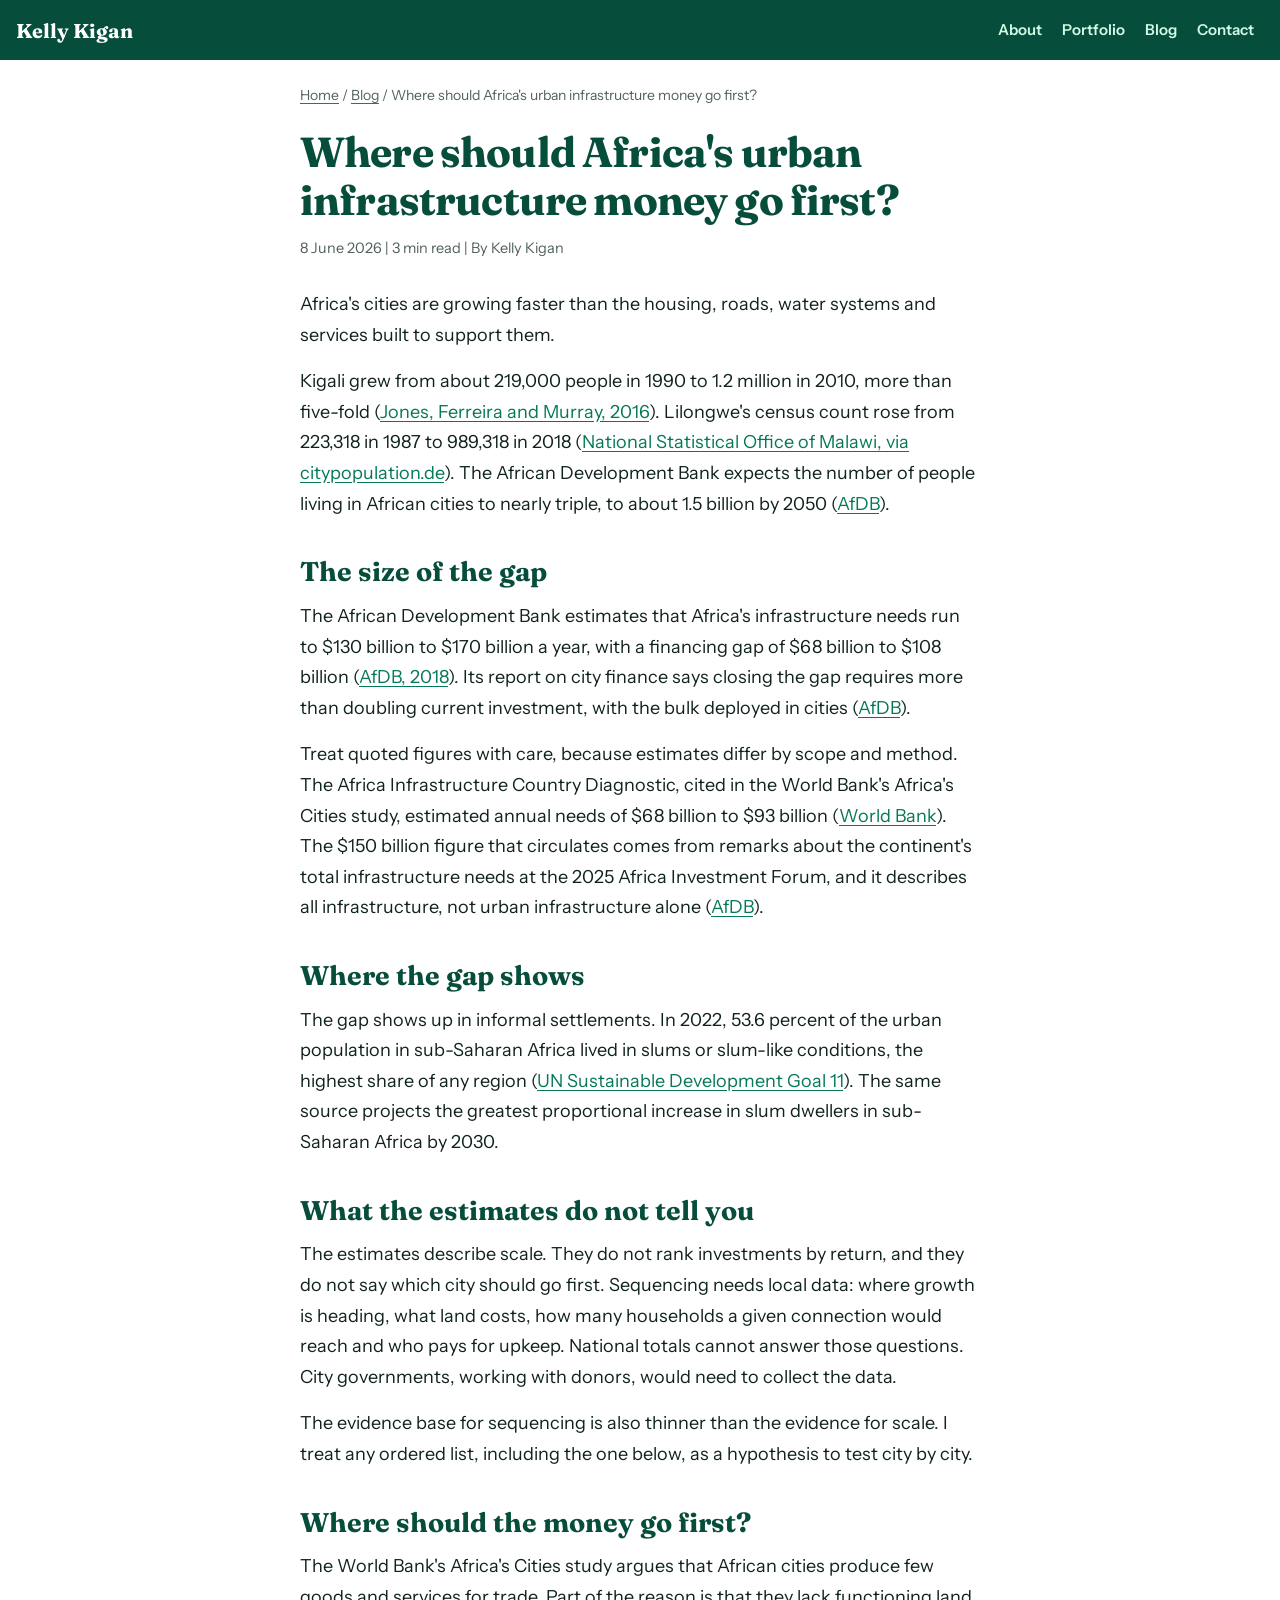
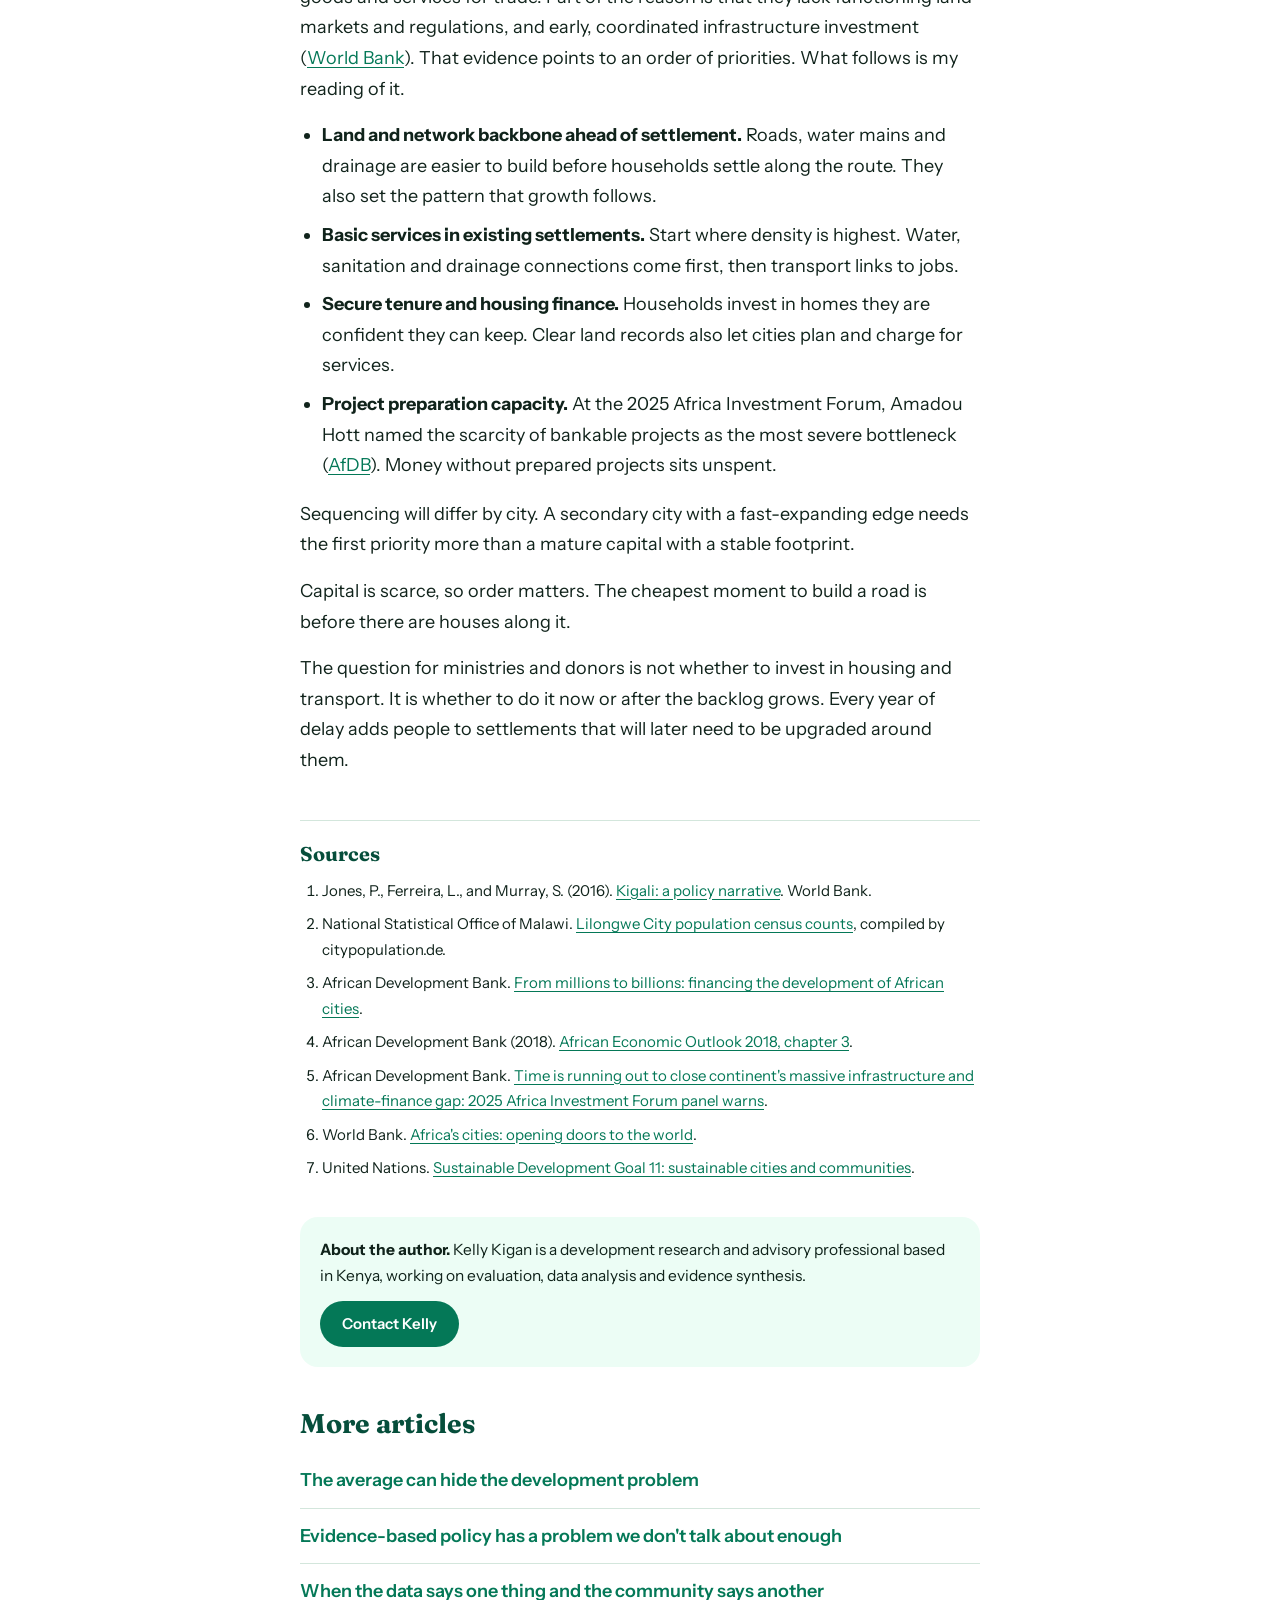
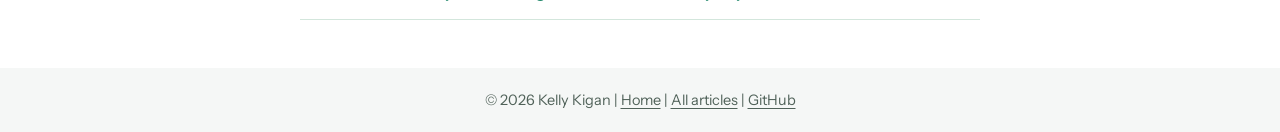
<file: blog/africa-urban-infrastructure-gap.html>
<!DOCTYPE html>
<html lang="en">
<head>
<meta charset="UTF-8">
<meta name="viewport" content="width=device-width, initial-scale=1, viewport-fit=cover">
<meta name="theme-color" content="#064e3b">
<title>Where should Africa's urban infrastructure money go first? | Kelly Kigan</title>
<meta name="description" content="African cities are growing faster than their housing, roads and water systems. What the data says about the infrastructure gap and where to invest first.">
<meta name="author" content="Kelly Kigan">
<meta name="robots" content="index, follow, max-image-preview:large">
<link rel="canonical" href="https://kellykigan.github.io/blog/africa-urban-infrastructure-gap.html">
<meta property="og:type" content="article">
<meta property="og:title" content="Where should Africa&#x27;s urban infrastructure money go first? | Kelly Kigan">
<meta property="og:description" content="African cities are growing faster than their housing, roads and water systems. What the data says about the infrastructure gap and where to invest first.">
<meta property="og:url" content="https://kellykigan.github.io/blog/africa-urban-infrastructure-gap.html">
<meta property="og:site_name" content="Kelly Kigan">
<meta property="article:published_time" content="2026-06-08">
<meta property="article:author" content="Kelly Kigan">
<meta name="twitter:card" content="summary">
<meta name="twitter:title" content="Where should Africa&#x27;s urban infrastructure money go first? | Kelly Kigan">
<meta name="twitter:description" content="African cities are growing faster than their housing, roads and water systems. What the data says about the infrastructure gap and where to invest first.">
<link rel="icon" href="data:image/svg+xml,%3Csvg xmlns='http://www.w3.org/2000/svg' viewBox='0 0 64 64'%3E%3Ccircle cx='32' cy='32' r='32' fill='%23064e3b'/%3E%3Ctext x='32' y='42' font-size='28' text-anchor='middle' fill='%2350c878' font-family='Georgia,serif' font-weight='700'%3EKK%3C/text%3E%3C/svg%3E">
<link rel="preconnect" href="https://fonts.googleapis.com">
<link rel="preconnect" href="https://fonts.gstatic.com" crossorigin>
<link href="https://fonts.googleapis.com/css2?family=Fraunces:wght@700&family=Instrument+Sans:wght@400;600&display=swap" rel="stylesheet">
<link rel="stylesheet" href="blog.css">
<script type="application/ld+json">{"@context": "https://schema.org", "@graph": [{"@type": "BlogPosting", "headline": "Where should Africa's urban infrastructure money go first?", "description": "African cities are growing faster than their housing, roads and water systems. What the data says about the infrastructure gap and where to invest first.", "datePublished": "2026-06-08", "dateModified": "2026-06-08", "inLanguage": "en", "mainEntityOfPage": "https://kellykigan.github.io/blog/africa-urban-infrastructure-gap.html", "url": "https://kellykigan.github.io/blog/africa-urban-infrastructure-gap.html", "author": {"@type": "Person", "name": "Kelly Kigan", "url": "https://kellykigan.github.io/"}, "publisher": {"@type": "Person", "name": "Kelly Kigan", "url": "https://kellykigan.github.io/"}, "wordCount": 616}, {"@type": "BreadcrumbList", "itemListElement": [{"@type": "ListItem", "position": 1, "name": "Home", "item": "https://kellykigan.github.io/"}, {"@type": "ListItem", "position": 2, "name": "Blog", "item": "https://kellykigan.github.io/#blog"}, {"@type": "ListItem", "position": 3, "name": "Where should Africa's urban infrastructure money go first?", "item": "https://kellykigan.github.io/blog/africa-urban-infrastructure-gap.html"}]}]}</script>
</head>
<body>
<a class="skip" href="#article">Skip to article</a>
<header class="top">
  <a class="brand" href="../index.html">Kelly Kigan</a>
  <nav aria-label="Site"><a href="../index.html#about">About</a><a href="../index.html#portfolio">Portfolio</a><a href="../index.html#blog">Blog</a><a href="../index.html#contact">Contact</a></nav>
</header>
<main id="article">
<nav class="crumbs" aria-label="Breadcrumb"><a href="../index.html">Home</a> / <a href="../index.html#blog">Blog</a> / <span>Where should Africa's urban infrastructure money go first?</span></nav>
<article>
<header>
<h1>Where should Africa's urban infrastructure money go first?</h1>
<p class="meta"><time datetime="2026-06-08">8 June 2026</time> | 3 min read | By Kelly Kigan</p>
</header>
<p>Africa's cities are growing faster than the housing, roads, water systems and services built to support them.</p>
<p>Kigali grew from about 219,000 people in 1990 to 1.2 million in 2010, more than five-fold (<a href="https://www.gov.uk/research-for-development-outputs/kigali-a-policy-narrative" rel="noopener">Jones, Ferreira and Murray, 2016</a>). Lilongwe's census count rose from 223,318 in 1987 to 989,318 in 2018 (<a href="https://www.citypopulation.de/en/malawi/admin/central/MW210__lilongwe" rel="noopener">National Statistical Office of Malawi, via citypopulation.de</a>). The African Development Bank expects the number of people living in African cities to nearly triple, to about 1.5 billion by 2050 (<a href="https://www.afdb.org/en/documents/millions-billions-financing-development-african-cities" rel="noopener">AfDB</a>).</p>
<h2>The size of the gap</h2>
<p>The African Development Bank estimates that Africa's infrastructure needs run to $130 billion to $170 billion a year, with a financing gap of $68 billion to $108 billion (<a href="https://www.afdb.org/fileadmin/uploads/afdb/Documents/Publications/2018AEO/African_Economic_Outlook_2018_-_EN_Chapter3.pdf" rel="noopener">AfDB, 2018</a>). Its report on city finance says closing the gap requires more than doubling current investment, with the bulk deployed in cities (<a href="https://www.afdb.org/en/documents/millions-billions-financing-development-african-cities" rel="noopener">AfDB</a>).</p>
<p>Treat quoted figures with care, because estimates differ by scope and method. The Africa Infrastructure Country Diagnostic, cited in the World Bank's Africa's Cities study, estimated annual needs of $68 billion to $93 billion (<a href="https://www.worldbank.org/en/programs/africa-regional-studies/publication/african-cities-opening-doors-to-the-world" rel="noopener">World Bank</a>). The $150 billion figure that circulates comes from remarks about the continent's total infrastructure needs at the 2025 Africa Investment Forum, and it describes all infrastructure, not urban infrastructure alone (<a href="https://www.afdb.org/en/news-and-events/time-running-out-close-continents-massive-infrastructure-and-climate-finance-gap-2025-africa-investment-forum-panel-warns-89095" rel="noopener">AfDB</a>).</p>
<h2>Where the gap shows</h2>
<p>The gap shows up in informal settlements. In 2022, 53.6 percent of the urban population in sub-Saharan Africa lived in slums or slum-like conditions, the highest share of any region (<a href="https://sdgs.un.org/Goals/Goal11" rel="noopener">UN Sustainable Development Goal 11</a>). The same source projects the greatest proportional increase in slum dwellers in sub-Saharan Africa by 2030.</p>
<h2>What the estimates do not tell you</h2>
<p>The estimates describe scale. They do not rank investments by return, and they do not say which city should go first. Sequencing needs local data: where growth is heading, what land costs, how many households a given connection would reach and who pays for upkeep. National totals cannot answer those questions. City governments, working with donors, would need to collect the data.</p>
<p>The evidence base for sequencing is also thinner than the evidence for scale. I treat any ordered list, including the one below, as a hypothesis to test city by city.</p>
<h2>Where should the money go first?</h2>
<p>The World Bank's Africa's Cities study argues that African cities produce few goods and services for trade. Part of the reason is that they lack functioning land markets and regulations, and early, coordinated infrastructure investment (<a href="https://www.worldbank.org/en/programs/africa-regional-studies/publication/african-cities-opening-doors-to-the-world" rel="noopener">World Bank</a>). That evidence points to an order of priorities. What follows is my reading of it.</p>
<ul><li><strong>Land and network backbone ahead of settlement.</strong> Roads, water mains and drainage are easier to build before households settle along the route. They also set the pattern that growth follows.</li><li><strong>Basic services in existing settlements.</strong> Start where density is highest. Water, sanitation and drainage connections come first, then transport links to jobs.</li><li><strong>Secure tenure and housing finance.</strong> Households invest in homes they are confident they can keep. Clear land records also let cities plan and charge for services.</li><li><strong>Project preparation capacity.</strong> At the 2025 Africa Investment Forum, Amadou Hott named the scarcity of bankable projects as the most severe bottleneck (<a href="https://www.afdb.org/en/news-and-events/time-running-out-close-continents-massive-infrastructure-and-climate-finance-gap-2025-africa-investment-forum-panel-warns-89095" rel="noopener">AfDB</a>). Money without prepared projects sits unspent.</li></ul>
<p>Sequencing will differ by city. A secondary city with a fast-expanding edge needs the first priority more than a mature capital with a stable footprint.</p>
<p>Capital is scarce, so order matters. The cheapest moment to build a road is before there are houses along it.</p>
<p>The question for ministries and donors is not whether to invest in housing and transport. It is whether to do it now or after the backlog grows. Every year of delay adds people to settlements that will later need to be upgraded around them.</p>
<section class="sources" aria-labelledby="src">
<h2 id="src">Sources</h2>
<ol><li>Jones, P., Ferreira, L., and Murray, S. (2016). <a href="https://www.gov.uk/research-for-development-outputs/kigali-a-policy-narrative" rel="noopener">Kigali: a policy narrative</a>. World Bank.</li><li>National Statistical Office of Malawi. <a href="https://www.citypopulation.de/en/malawi/admin/central/MW210__lilongwe" rel="noopener">Lilongwe City population census counts</a>, compiled by citypopulation.de.</li><li>African Development Bank. <a href="https://www.afdb.org/en/documents/millions-billions-financing-development-african-cities" rel="noopener">From millions to billions: financing the development of African cities</a>.</li><li>African Development Bank (2018). <a href="https://www.afdb.org/fileadmin/uploads/afdb/Documents/Publications/2018AEO/African_Economic_Outlook_2018_-_EN_Chapter3.pdf" rel="noopener">African Economic Outlook 2018, chapter 3</a>.</li><li>African Development Bank. <a href="https://www.afdb.org/en/news-and-events/time-running-out-close-continents-massive-infrastructure-and-climate-finance-gap-2025-africa-investment-forum-panel-warns-89095" rel="noopener">Time is running out to close continent's massive infrastructure and climate-finance gap: 2025 Africa Investment Forum panel warns</a>.</li><li>World Bank. <a href="https://www.worldbank.org/en/programs/africa-regional-studies/publication/african-cities-opening-doors-to-the-world" rel="noopener">Africa's cities: opening doors to the world</a>.</li><li>United Nations. <a href="https://sdgs.un.org/Goals/Goal11" rel="noopener">Sustainable Development Goal 11: sustainable cities and communities</a>.</li></ol>
</section>
<aside class="author">
<p><strong>About the author.</strong> Kelly Kigan is a development research and advisory professional based in Kenya, working on evaluation, data analysis and evidence synthesis.</p>
<a class="btn" href="../index.html#contact">Contact Kelly</a>
</aside>
</article>
<section class="more" aria-labelledby="more">
<h2 id="more">More articles</h2>
<ul><li><a href="average-hides-development-problem.html">The average can hide the development problem</a></li><li><a href="evidence-based-policy-external-validity.html">Evidence-based policy has a problem we don't talk about enough</a></li><li><a href="data-vs-community-voices.html">When the data says one thing and the community says another</a></li></ul>
</section>
</main>
<footer>&copy; 2026 Kelly Kigan | <a href="../index.html">Home</a> | <a href="../index.html#blog">All articles</a> | <a href="https://github.com/kellykigan" rel="noopener">GitHub</a></footer>
</body>
</html>
</file>
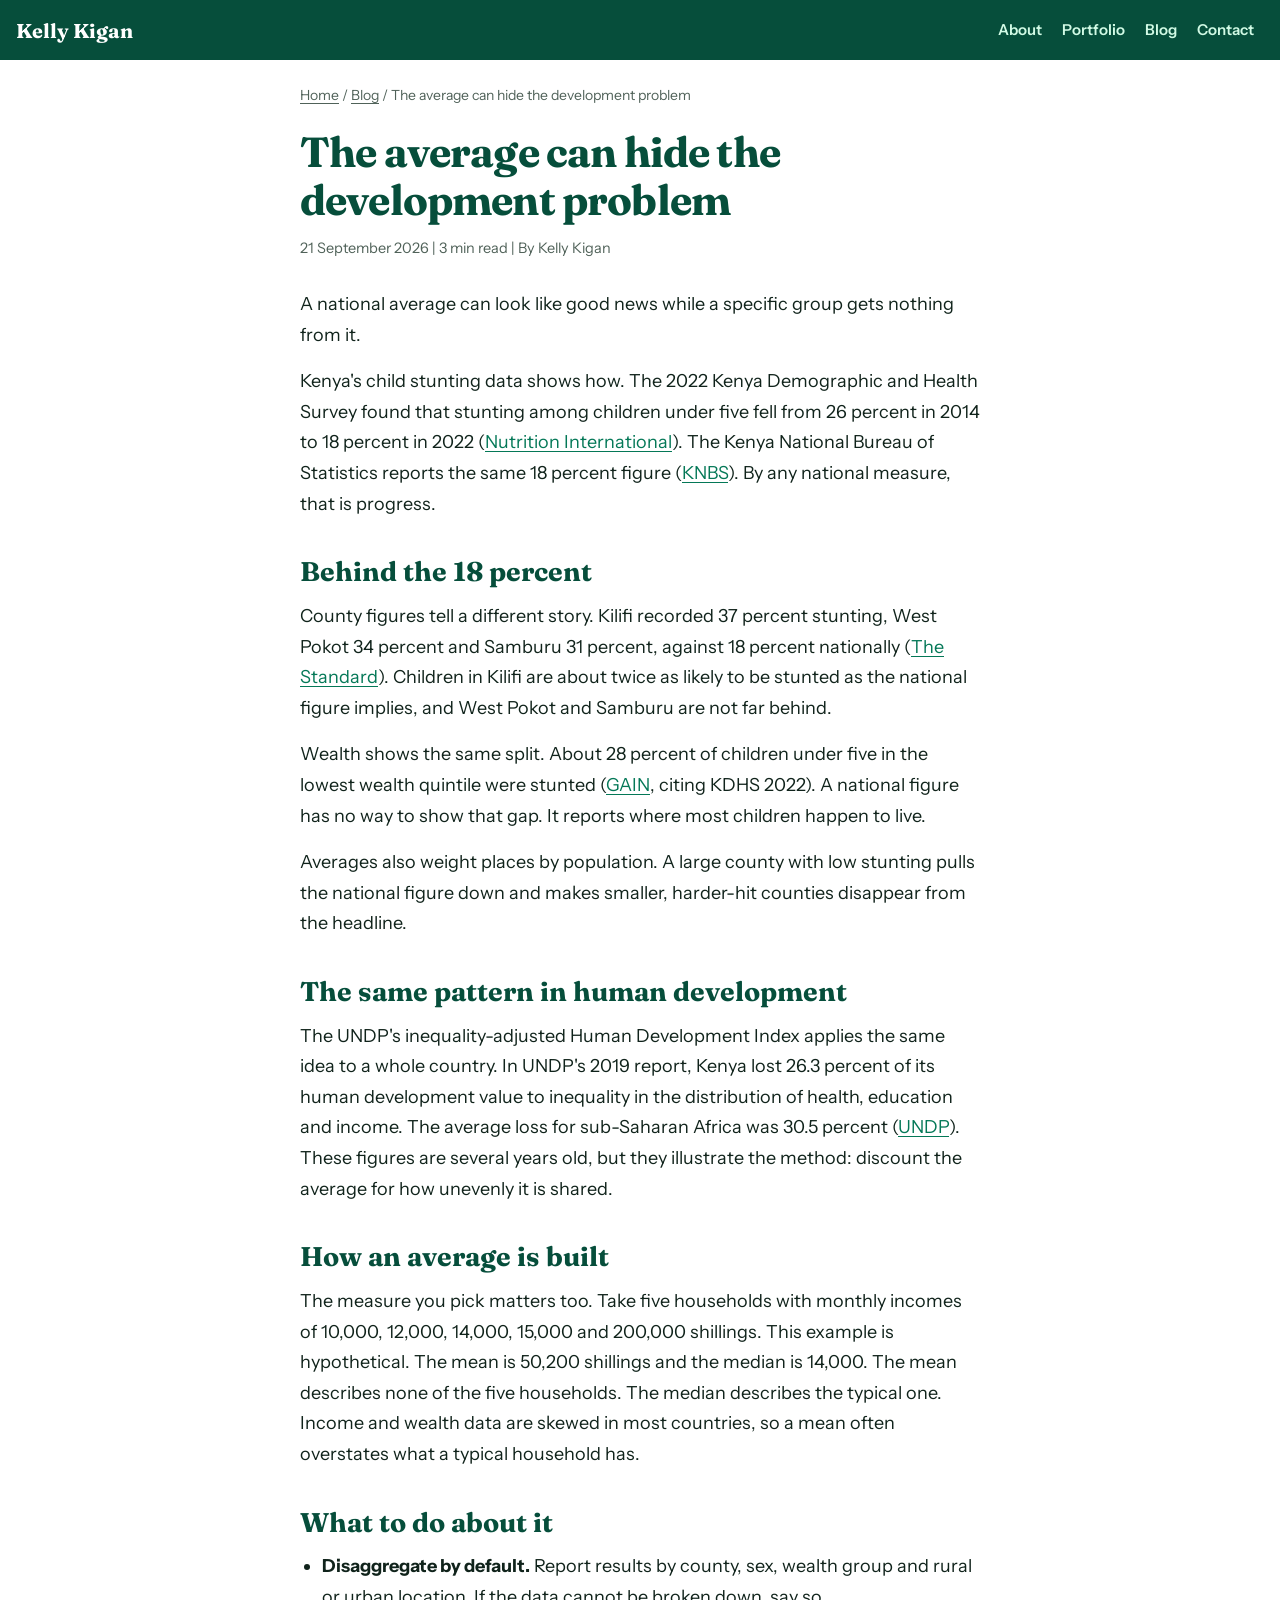
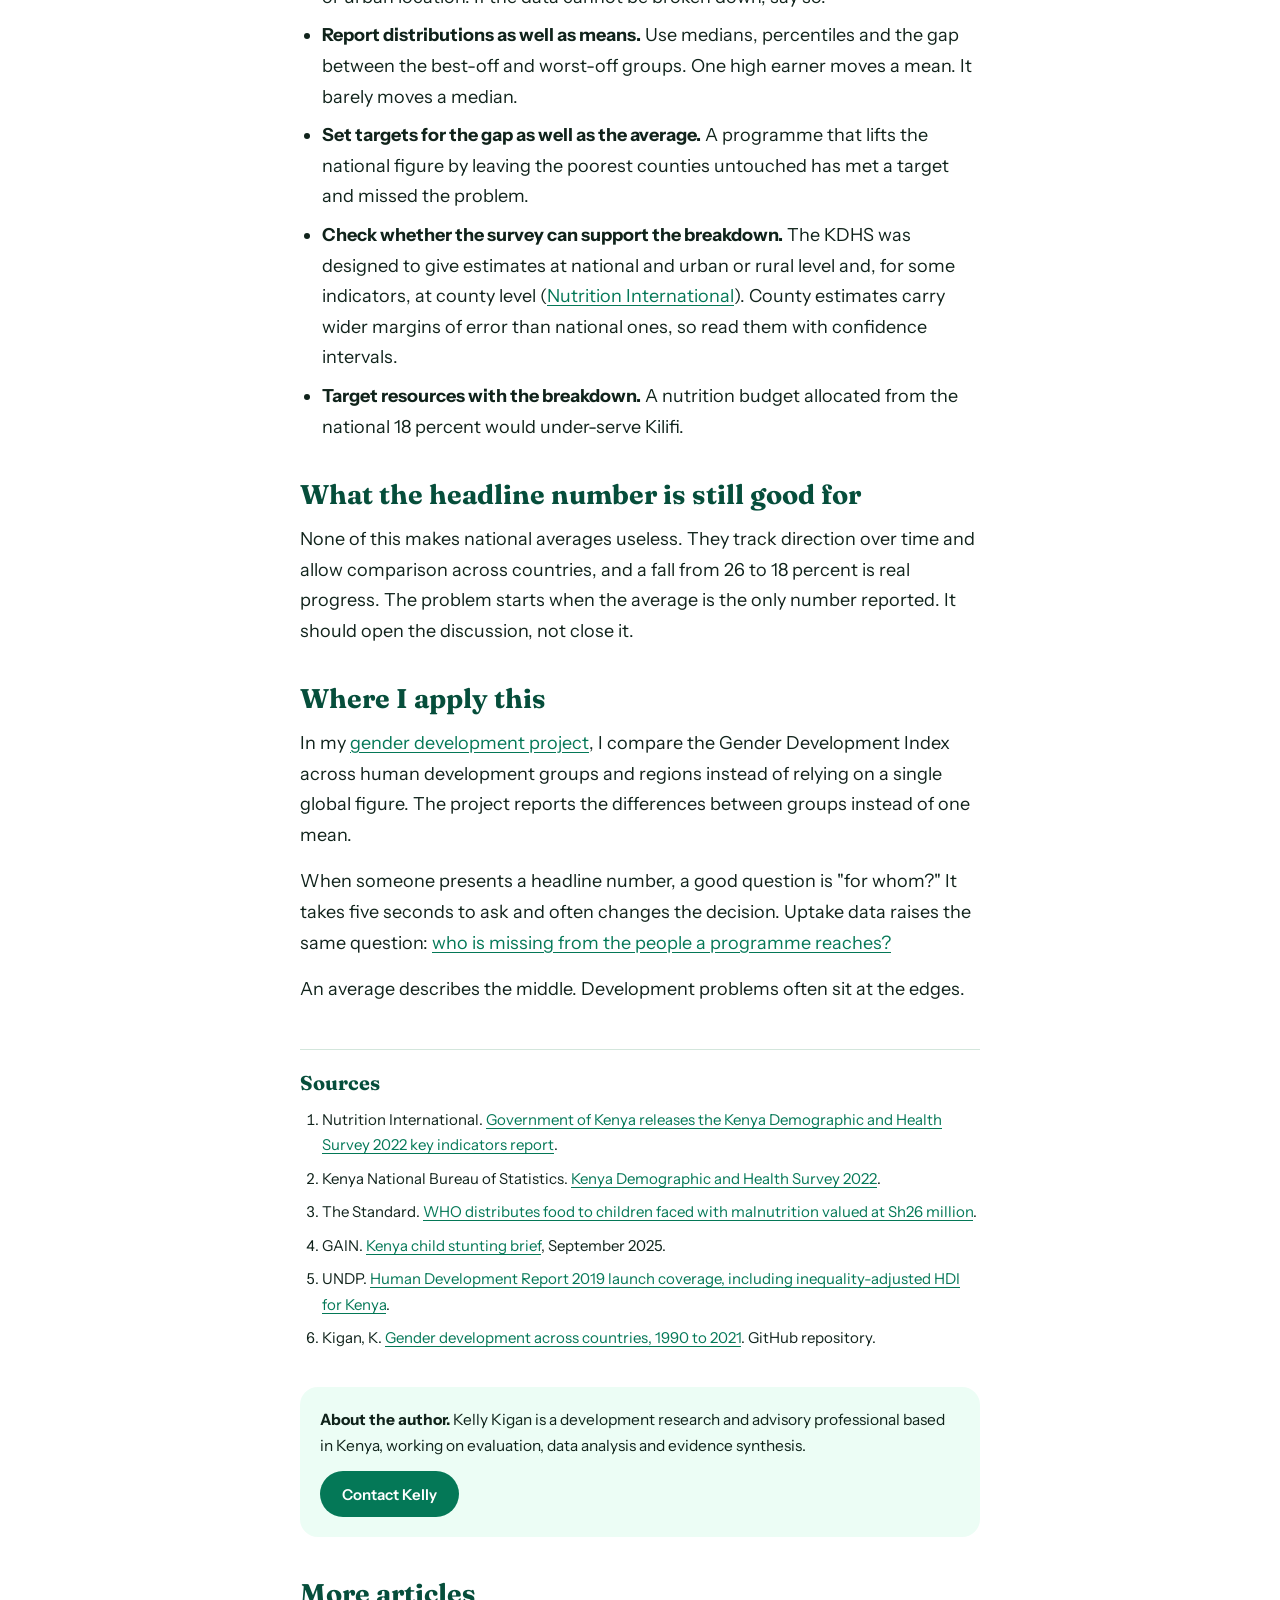
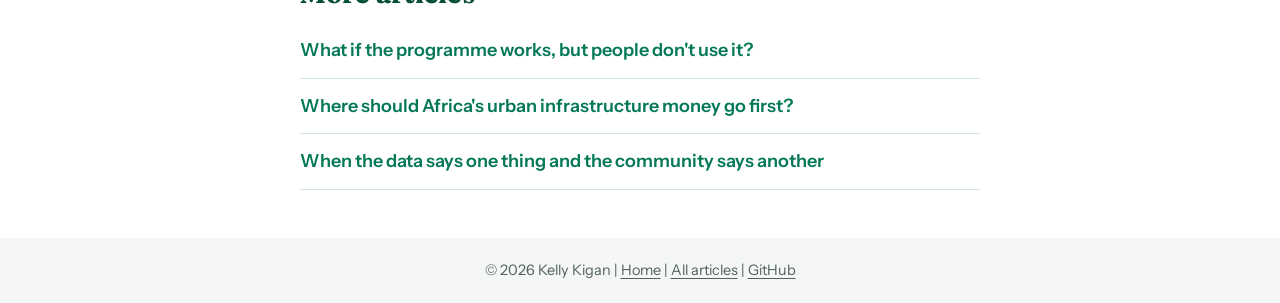
<file: blog/average-hides-development-problem.html>
<!DOCTYPE html>
<html lang="en">
<head>
<meta charset="UTF-8">
<meta name="viewport" content="width=device-width, initial-scale=1, viewport-fit=cover">
<meta name="theme-color" content="#064e3b">
<title>The average can hide the development problem | Kelly Kigan</title>
<meta name="description" content="National averages hide who is being left behind. Kenya&#x27;s child stunting data shows how an 18 percent average conceals counties above 30 percent.">
<meta name="author" content="Kelly Kigan">
<meta name="robots" content="index, follow, max-image-preview:large">
<link rel="canonical" href="https://kellykigan.github.io/blog/average-hides-development-problem.html">
<meta property="og:type" content="article">
<meta property="og:title" content="The average can hide the development problem | Kelly Kigan">
<meta property="og:description" content="National averages hide who is being left behind. Kenya&#x27;s child stunting data shows how an 18 percent average conceals counties above 30 percent.">
<meta property="og:url" content="https://kellykigan.github.io/blog/average-hides-development-problem.html">
<meta property="og:site_name" content="Kelly Kigan">
<meta property="article:published_time" content="2026-09-21">
<meta property="article:author" content="Kelly Kigan">
<meta name="twitter:card" content="summary">
<meta name="twitter:title" content="The average can hide the development problem | Kelly Kigan">
<meta name="twitter:description" content="National averages hide who is being left behind. Kenya&#x27;s child stunting data shows how an 18 percent average conceals counties above 30 percent.">
<link rel="icon" href="data:image/svg+xml,%3Csvg xmlns='http://www.w3.org/2000/svg' viewBox='0 0 64 64'%3E%3Ccircle cx='32' cy='32' r='32' fill='%23064e3b'/%3E%3Ctext x='32' y='42' font-size='28' text-anchor='middle' fill='%2350c878' font-family='Georgia,serif' font-weight='700'%3EKK%3C/text%3E%3C/svg%3E">
<link rel="preconnect" href="https://fonts.googleapis.com">
<link rel="preconnect" href="https://fonts.gstatic.com" crossorigin>
<link href="https://fonts.googleapis.com/css2?family=Fraunces:wght@700&family=Instrument+Sans:wght@400;600&display=swap" rel="stylesheet">
<link rel="stylesheet" href="blog.css">
<script type="application/ld+json">{"@context": "https://schema.org", "@graph": [{"@type": "BlogPosting", "headline": "The average can hide the development problem", "description": "National averages hide who is being left behind. Kenya's child stunting data shows how an 18 percent average conceals counties above 30 percent.", "datePublished": "2026-09-21", "dateModified": "2026-09-21", "inLanguage": "en", "mainEntityOfPage": "https://kellykigan.github.io/blog/average-hides-development-problem.html", "url": "https://kellykigan.github.io/blog/average-hides-development-problem.html", "author": {"@type": "Person", "name": "Kelly Kigan", "url": "https://kellykigan.github.io/"}, "publisher": {"@type": "Person", "name": "Kelly Kigan", "url": "https://kellykigan.github.io/"}, "wordCount": 638}, {"@type": "BreadcrumbList", "itemListElement": [{"@type": "ListItem", "position": 1, "name": "Home", "item": "https://kellykigan.github.io/"}, {"@type": "ListItem", "position": 2, "name": "Blog", "item": "https://kellykigan.github.io/#blog"}, {"@type": "ListItem", "position": 3, "name": "The average can hide the development problem", "item": "https://kellykigan.github.io/blog/average-hides-development-problem.html"}]}]}</script>
</head>
<body>
<a class="skip" href="#article">Skip to article</a>
<header class="top">
  <a class="brand" href="../index.html">Kelly Kigan</a>
  <nav aria-label="Site"><a href="../index.html#about">About</a><a href="../index.html#portfolio">Portfolio</a><a href="../index.html#blog">Blog</a><a href="../index.html#contact">Contact</a></nav>
</header>
<main id="article">
<nav class="crumbs" aria-label="Breadcrumb"><a href="../index.html">Home</a> / <a href="../index.html#blog">Blog</a> / <span>The average can hide the development problem</span></nav>
<article>
<header>
<h1>The average can hide the development problem</h1>
<p class="meta"><time datetime="2026-09-21">21 September 2026</time> | 3 min read | By Kelly Kigan</p>
</header>
<p>A national average can look like good news while a specific group gets nothing from it.</p>
<p>Kenya's child stunting data shows how. The 2022 Kenya Demographic and Health Survey found that stunting among children under five fell from 26 percent in 2014 to 18 percent in 2022 (<a href="https://nutritionintl.org/?p=21949" rel="noopener">Nutrition International</a>). The Kenya National Bureau of Statistics reports the same 18 percent figure (<a href="https://www.knbs.or.ke/kenya-demographic-and-health-survey-kdhs-2022/" rel="noopener">KNBS</a>). By any national measure, that is progress.</p>
<h2>Behind the 18 percent</h2>
<p>County figures tell a different story. Kilifi recorded 37 percent stunting, West Pokot 34 percent and Samburu 31 percent, against 18 percent nationally (<a href="https://www.standardmedia.co.ke/health/nutrition-and-wellness/article/2001465865/who-distributes-food-to-children-faced-with-malnutrition-valued-at-sh26-million" rel="noopener">The Standard</a>). Children in Kilifi are about twice as likely to be stunted as the national figure implies, and West Pokot and Samburu are not far behind.</p>
<p>Wealth shows the same split. About 28 percent of children under five in the lowest wealth quintile were stunted (<a href="https://www.gainhealth.org/sites/default/files/publications/documents/kenya-child-stunting-brief-1st-29sept25.pdf" rel="noopener">GAIN</a>, citing KDHS 2022). A national figure has no way to show that gap. It reports where most children happen to live.</p>
<p>Averages also weight places by population. A large county with low stunting pulls the national figure down and makes smaller, harder-hit counties disappear from the headline.</p>
<h2>The same pattern in human development</h2>
<p>The UNDP's inequality-adjusted Human Development Index applies the same idea to a whole country. In UNDP's 2019 report, Kenya lost 26.3 percent of its human development value to inequality in the distribution of health, education and income. The average loss for sub-Saharan Africa was 30.5 percent (<a href="https://www.undp.org/node/240331" rel="noopener">UNDP</a>). These figures are several years old, but they illustrate the method: discount the average for how unevenly it is shared.</p>
<h2>How an average is built</h2>
<p>The measure you pick matters too. Take five households with monthly incomes of 10,000, 12,000, 14,000, 15,000 and 200,000 shillings. This example is hypothetical. The mean is 50,200 shillings and the median is 14,000. The mean describes none of the five households. The median describes the typical one. Income and wealth data are skewed in most countries, so a mean often overstates what a typical household has.</p>
<h2>What to do about it</h2>
<ul><li><strong>Disaggregate by default.</strong> Report results by county, sex, wealth group and rural or urban location. If the data cannot be broken down, say so.</li><li><strong>Report distributions as well as means.</strong> Use medians, percentiles and the gap between the best-off and worst-off groups. One high earner moves a mean. It barely moves a median.</li><li><strong>Set targets for the gap as well as the average.</strong> A programme that lifts the national figure by leaving the poorest counties untouched has met a target and missed the problem.</li><li><strong>Check whether the survey can support the breakdown.</strong> The KDHS was designed to give estimates at national and urban or rural level and, for some indicators, at county level (<a href="https://nutritionintl.org/?p=21949" rel="noopener">Nutrition International</a>). County estimates carry wider margins of error than national ones, so read them with confidence intervals.</li><li><strong>Target resources with the breakdown.</strong> A nutrition budget allocated from the national 18 percent would under-serve Kilifi.</li></ul>
<h2>What the headline number is still good for</h2>
<p>None of this makes national averages useless. They track direction over time and allow comparison across countries, and a fall from 26 to 18 percent is real progress. The problem starts when the average is the only number reported. It should open the discussion, not close it.</p>
<h2>Where I apply this</h2>
<p>In my <a href="https://github.com/kellykigan/gender-development-r-analysis" rel="noopener">gender development project</a>, I compare the Gender Development Index across human development groups and regions instead of relying on a single global figure. The project reports the differences between groups instead of one mean.</p>
<p>When someone presents a headline number, a good question is "for whom?" It takes five seconds to ask and often changes the decision. Uptake data raises the same question: <a href="programme-works-but-people-dont-use-it.html">who is missing from the people a programme reaches?</a></p>
<p>An average describes the middle. Development problems often sit at the edges.</p>
<section class="sources" aria-labelledby="src">
<h2 id="src">Sources</h2>
<ol><li>Nutrition International. <a href="https://nutritionintl.org/?p=21949" rel="noopener">Government of Kenya releases the Kenya Demographic and Health Survey 2022 key indicators report</a>.</li><li>Kenya National Bureau of Statistics. <a href="https://www.knbs.or.ke/kenya-demographic-and-health-survey-kdhs-2022/" rel="noopener">Kenya Demographic and Health Survey 2022</a>.</li><li>The Standard. <a href="https://www.standardmedia.co.ke/health/nutrition-and-wellness/article/2001465865/who-distributes-food-to-children-faced-with-malnutrition-valued-at-sh26-million" rel="noopener">WHO distributes food to children faced with malnutrition valued at Sh26 million</a>.</li><li>GAIN. <a href="https://www.gainhealth.org/sites/default/files/publications/documents/kenya-child-stunting-brief-1st-29sept25.pdf" rel="noopener">Kenya child stunting brief</a>, September 2025.</li><li>UNDP. <a href="https://www.undp.org/node/240331" rel="noopener">Human Development Report 2019 launch coverage, including inequality-adjusted HDI for Kenya</a>.</li><li>Kigan, K. <a href="https://github.com/kellykigan/gender-development-r-analysis" rel="noopener">Gender development across countries, 1990 to 2021</a>. GitHub repository.</li></ol>
</section>
<aside class="author">
<p><strong>About the author.</strong> Kelly Kigan is a development research and advisory professional based in Kenya, working on evaluation, data analysis and evidence synthesis.</p>
<a class="btn" href="../index.html#contact">Contact Kelly</a>
</aside>
</article>
<section class="more" aria-labelledby="more">
<h2 id="more">More articles</h2>
<ul><li><a href="programme-works-but-people-dont-use-it.html">What if the programme works, but people don't use it?</a></li><li><a href="africa-urban-infrastructure-gap.html">Where should Africa's urban infrastructure money go first?</a></li><li><a href="data-vs-community-voices.html">When the data says one thing and the community says another</a></li></ul>
</section>
</main>
<footer>&copy; 2026 Kelly Kigan | <a href="../index.html">Home</a> | <a href="../index.html#blog">All articles</a> | <a href="https://github.com/kellykigan" rel="noopener">GitHub</a></footer>
</body>
</html>
</file>
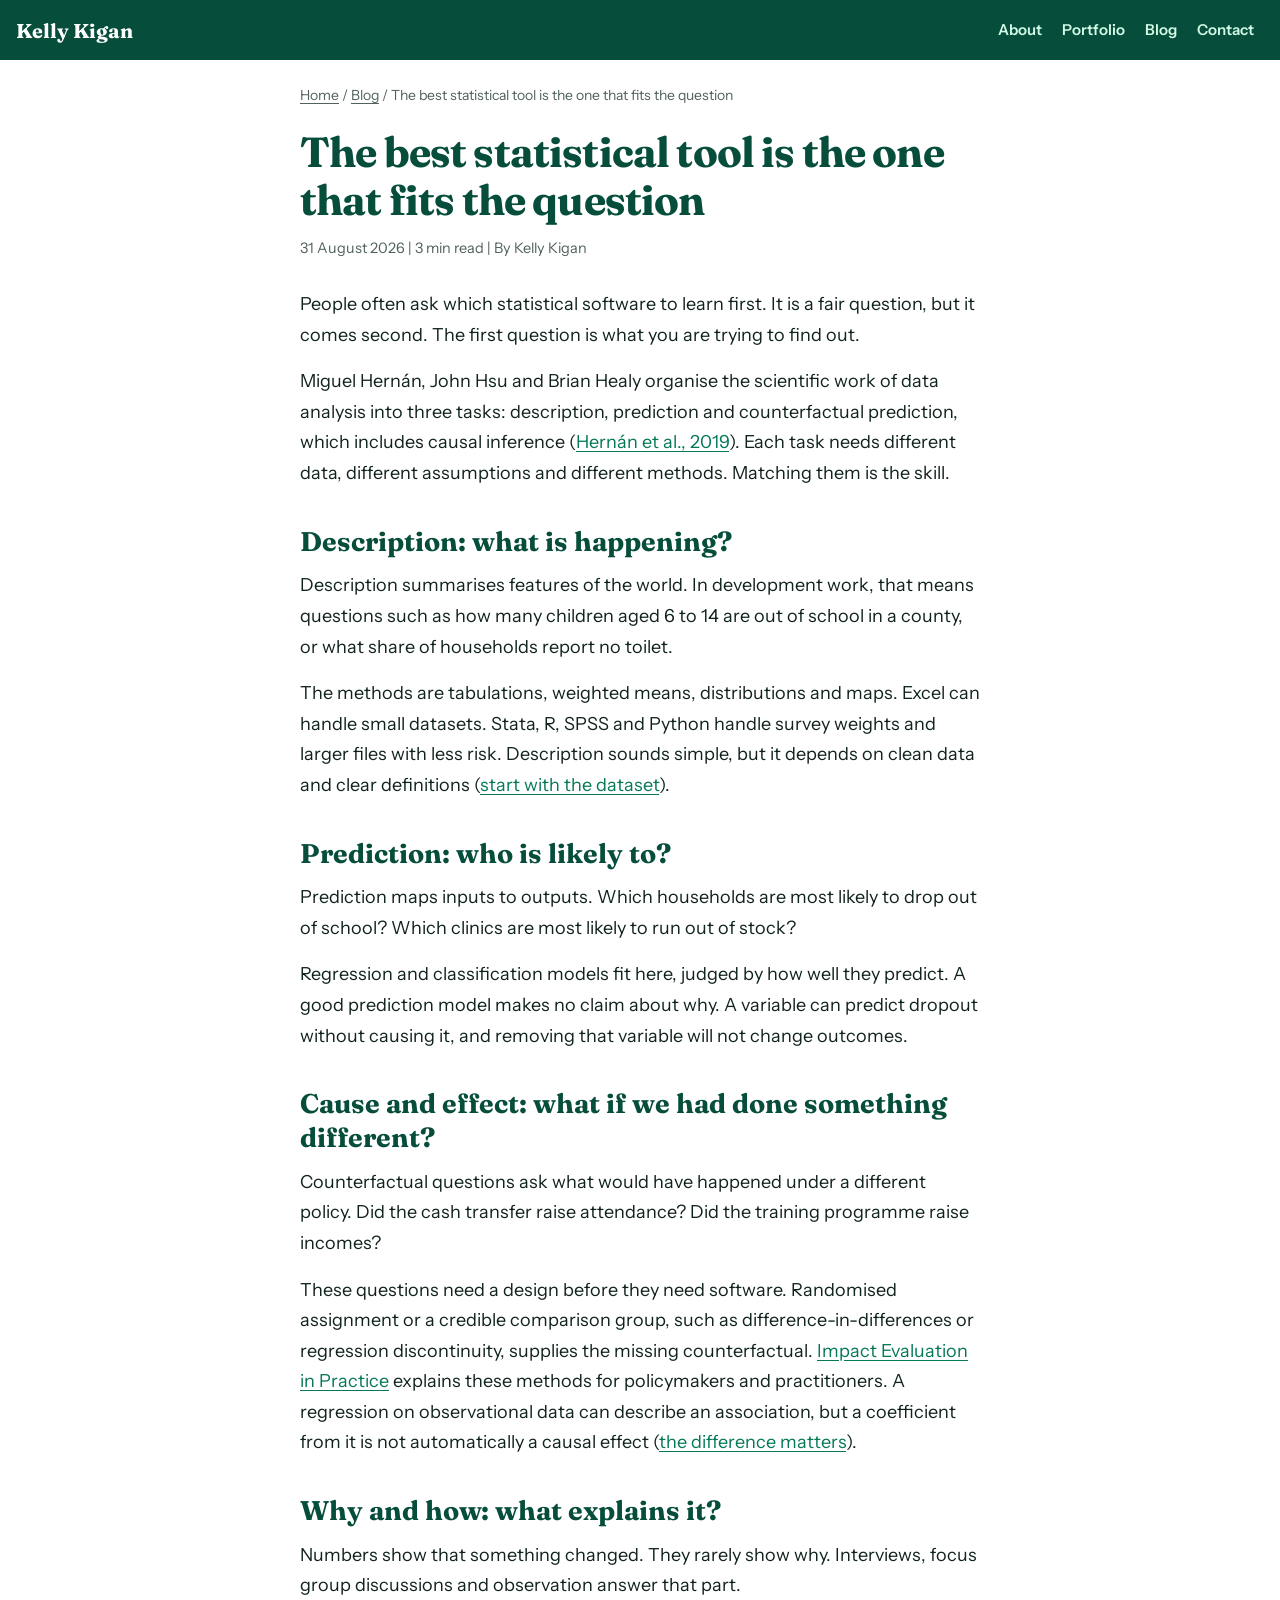
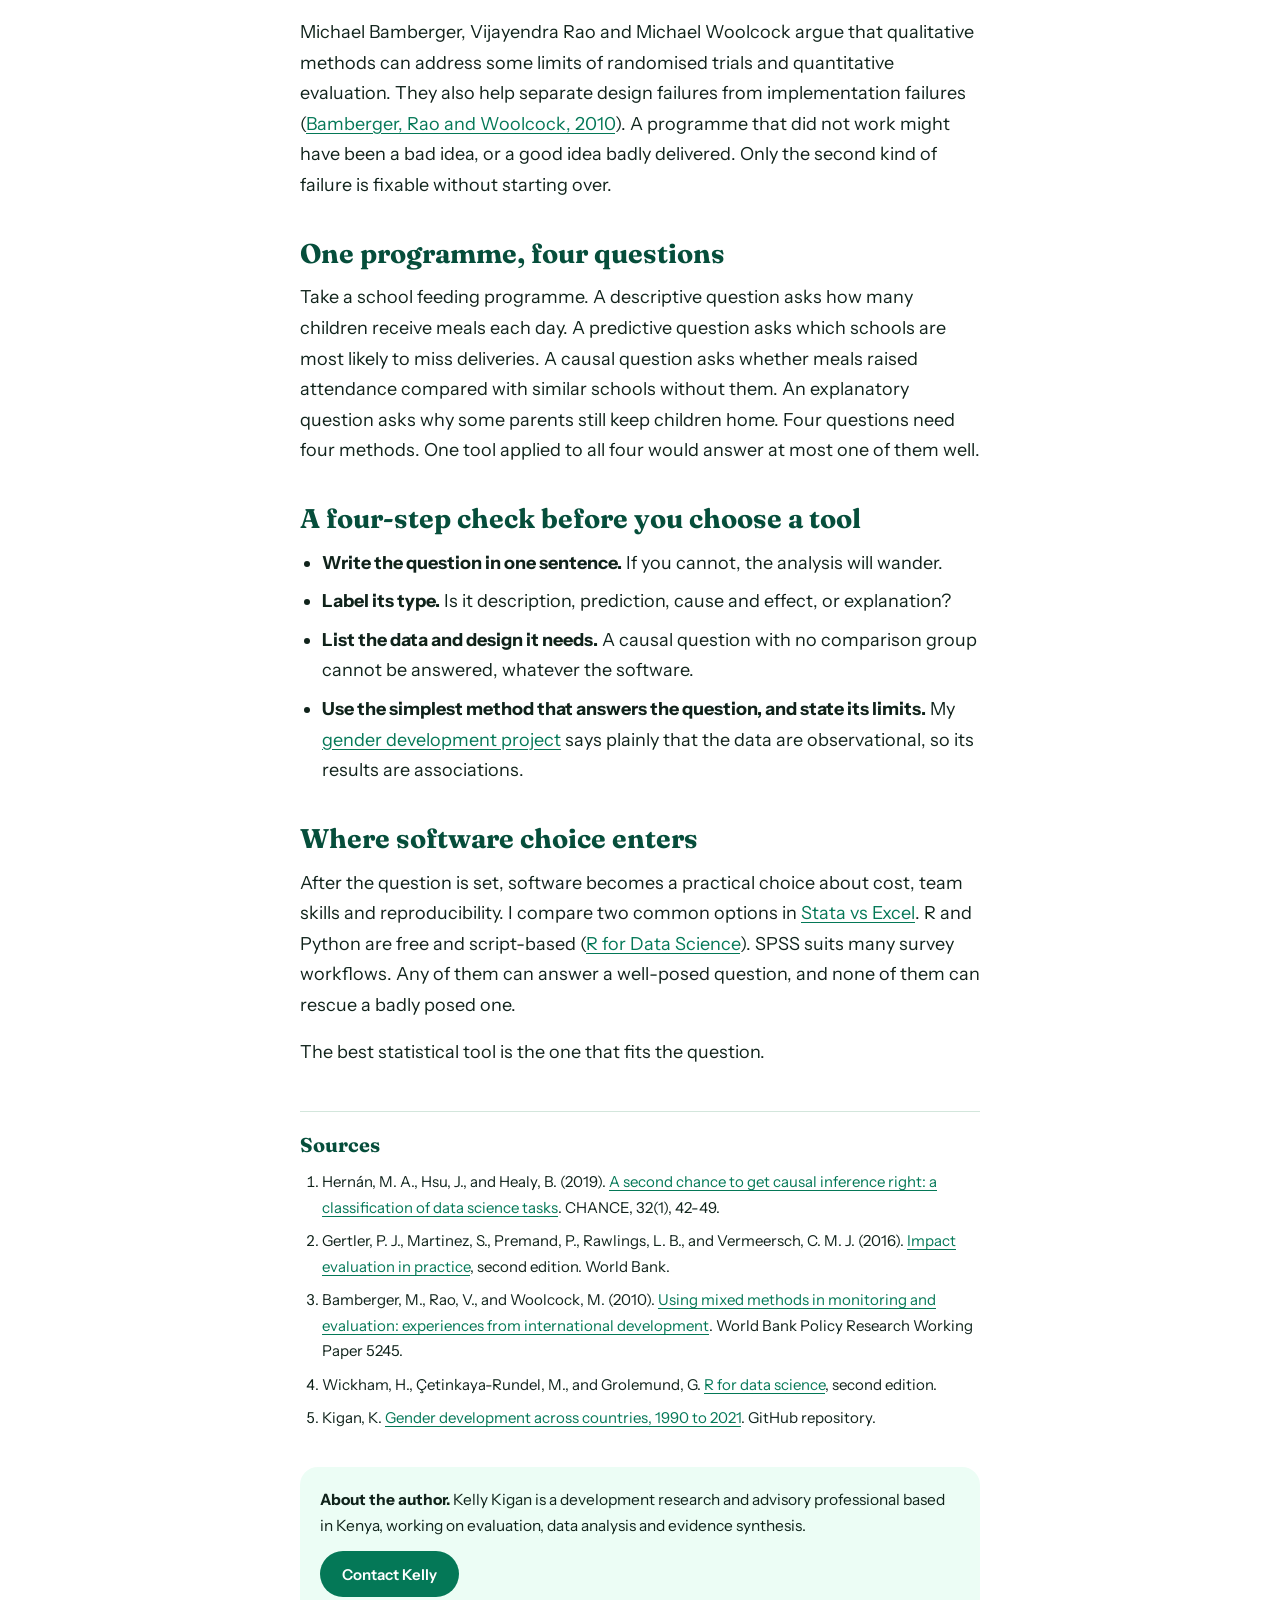
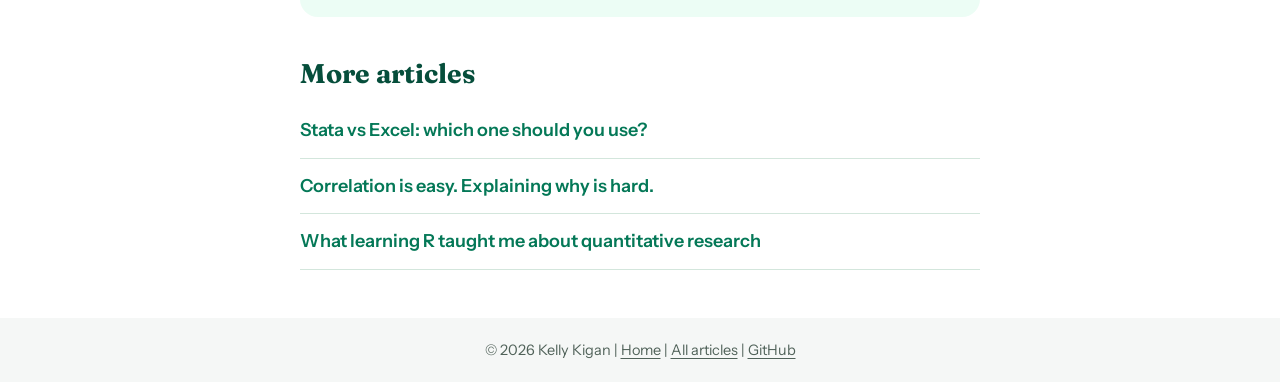
<file: blog/best-statistical-tool-fits-the-question.html>
<!DOCTYPE html>
<html lang="en">
<head>
<meta charset="UTF-8">
<meta name="viewport" content="width=device-width, initial-scale=1, viewport-fit=cover">
<meta name="theme-color" content="#064e3b">
<title>The best statistical tool is the one that fits the question | Kelly Kigan</title>
<meta name="description" content="Stata, R, Excel or SPSS? The tool matters less than the question. A simple way to match question type to method in development research.">
<meta name="author" content="Kelly Kigan">
<meta name="robots" content="index, follow, max-image-preview:large">
<link rel="canonical" href="https://kellykigan.github.io/blog/best-statistical-tool-fits-the-question.html">
<meta property="og:type" content="article">
<meta property="og:title" content="The best statistical tool is the one that fits the question | Kelly Kigan">
<meta property="og:description" content="Stata, R, Excel or SPSS? The tool matters less than the question. A simple way to match question type to method in development research.">
<meta property="og:url" content="https://kellykigan.github.io/blog/best-statistical-tool-fits-the-question.html">
<meta property="og:site_name" content="Kelly Kigan">
<meta property="article:published_time" content="2026-08-31">
<meta property="article:author" content="Kelly Kigan">
<meta name="twitter:card" content="summary">
<meta name="twitter:title" content="The best statistical tool is the one that fits the question | Kelly Kigan">
<meta name="twitter:description" content="Stata, R, Excel or SPSS? The tool matters less than the question. A simple way to match question type to method in development research.">
<link rel="icon" href="data:image/svg+xml,%3Csvg xmlns='http://www.w3.org/2000/svg' viewBox='0 0 64 64'%3E%3Ccircle cx='32' cy='32' r='32' fill='%23064e3b'/%3E%3Ctext x='32' y='42' font-size='28' text-anchor='middle' fill='%2350c878' font-family='Georgia,serif' font-weight='700'%3EKK%3C/text%3E%3C/svg%3E">
<link rel="preconnect" href="https://fonts.googleapis.com">
<link rel="preconnect" href="https://fonts.gstatic.com" crossorigin>
<link href="https://fonts.googleapis.com/css2?family=Fraunces:wght@700&family=Instrument+Sans:wght@400;600&display=swap" rel="stylesheet">
<link rel="stylesheet" href="blog.css">
<script type="application/ld+json">{"@context": "https://schema.org", "@graph": [{"@type": "BlogPosting", "headline": "The best statistical tool is the one that fits the question", "description": "Stata, R, Excel or SPSS? The tool matters less than the question. A simple way to match question type to method in development research.", "datePublished": "2026-08-31", "dateModified": "2026-08-31", "inLanguage": "en", "mainEntityOfPage": "https://kellykigan.github.io/blog/best-statistical-tool-fits-the-question.html", "url": "https://kellykigan.github.io/blog/best-statistical-tool-fits-the-question.html", "author": {"@type": "Person", "name": "Kelly Kigan", "url": "https://kellykigan.github.io/"}, "publisher": {"@type": "Person", "name": "Kelly Kigan", "url": "https://kellykigan.github.io/"}, "wordCount": 641}, {"@type": "BreadcrumbList", "itemListElement": [{"@type": "ListItem", "position": 1, "name": "Home", "item": "https://kellykigan.github.io/"}, {"@type": "ListItem", "position": 2, "name": "Blog", "item": "https://kellykigan.github.io/#blog"}, {"@type": "ListItem", "position": 3, "name": "The best statistical tool is the one that fits the question", "item": "https://kellykigan.github.io/blog/best-statistical-tool-fits-the-question.html"}]}]}</script>
</head>
<body>
<a class="skip" href="#article">Skip to article</a>
<header class="top">
  <a class="brand" href="../index.html">Kelly Kigan</a>
  <nav aria-label="Site"><a href="../index.html#about">About</a><a href="../index.html#portfolio">Portfolio</a><a href="../index.html#blog">Blog</a><a href="../index.html#contact">Contact</a></nav>
</header>
<main id="article">
<nav class="crumbs" aria-label="Breadcrumb"><a href="../index.html">Home</a> / <a href="../index.html#blog">Blog</a> / <span>The best statistical tool is the one that fits the question</span></nav>
<article>
<header>
<h1>The best statistical tool is the one that fits the question</h1>
<p class="meta"><time datetime="2026-08-31">31 August 2026</time> | 3 min read | By Kelly Kigan</p>
</header>
<p>People often ask which statistical software to learn first. It is a fair question, but it comes second. The first question is what you are trying to find out.</p>
<p>Miguel Hernán, John Hsu and Brian Healy organise the scientific work of data analysis into three tasks: description, prediction and counterfactual prediction, which includes causal inference (<a href="https://doi.org/10.1080/09332480.2019.1579578" rel="noopener">Hernán et al., 2019</a>). Each task needs different data, different assumptions and different methods. Matching them is the skill.</p>
<h2>Description: what is happening?</h2>
<p>Description summarises features of the world. In development work, that means questions such as how many children aged 6 to 14 are out of school in a county, or what share of households report no toilet.</p>
<p>The methods are tabulations, weighted means, distributions and maps. Excel can handle small datasets. Stata, R, SPSS and Python handle survey weights and larger files with less risk. Description sounds simple, but it depends on clean data and clear definitions (<a href="your-dataset-has-a-story.html">start with the dataset</a>).</p>
<h2>Prediction: who is likely to?</h2>
<p>Prediction maps inputs to outputs. Which households are most likely to drop out of school? Which clinics are most likely to run out of stock?</p>
<p>Regression and classification models fit here, judged by how well they predict. A good prediction model makes no claim about why. A variable can predict dropout without causing it, and removing that variable will not change outcomes.</p>
<h2>Cause and effect: what if we had done something different?</h2>
<p>Counterfactual questions ask what would have happened under a different policy. Did the cash transfer raise attendance? Did the training programme raise incomes?</p>
<p>These questions need a design before they need software. Randomised assignment or a credible comparison group, such as difference-in-differences or regression discontinuity, supplies the missing counterfactual. <a href="https://openknowledge.worldbank.org/handle/10986/25030" rel="noopener">Impact Evaluation in Practice</a> explains these methods for policymakers and practitioners. A regression on observational data can describe an association, but a coefficient from it is not automatically a causal effect (<a href="correlation-is-easy-explaining-why-is-hard.html">the difference matters</a>).</p>
<h2>Why and how: what explains it?</h2>
<p>Numbers show that something changed. They rarely show why. Interviews, focus group discussions and observation answer that part.</p>
<p>Michael Bamberger, Vijayendra Rao and Michael Woolcock argue that qualitative methods can address some limits of randomised trials and quantitative evaluation. They also help separate design failures from implementation failures (<a href="https://openknowledge.worldbank.org/handle/10986/3732" rel="noopener">Bamberger, Rao and Woolcock, 2010</a>). A programme that did not work might have been a bad idea, or a good idea badly delivered. Only the second kind of failure is fixable without starting over.</p>
<h2>One programme, four questions</h2>
<p>Take a school feeding programme. A descriptive question asks how many children receive meals each day. A predictive question asks which schools are most likely to miss deliveries. A causal question asks whether meals raised attendance compared with similar schools without them. An explanatory question asks why some parents still keep children home. Four questions need four methods. One tool applied to all four would answer at most one of them well.</p>
<h2>A four-step check before you choose a tool</h2>
<ul><li><strong>Write the question in one sentence.</strong> If you cannot, the analysis will wander.</li><li><strong>Label its type.</strong> Is it description, prediction, cause and effect, or explanation?</li><li><strong>List the data and design it needs.</strong> A causal question with no comparison group cannot be answered, whatever the software.</li><li><strong>Use the simplest method that answers the question, and state its limits.</strong> My <a href="https://github.com/kellykigan/gender-development-r-analysis" rel="noopener">gender development project</a> says plainly that the data are observational, so its results are associations.</li></ul>
<h2>Where software choice enters</h2>
<p>After the question is set, software becomes a practical choice about cost, team skills and reproducibility. I compare two common options in <a href="stata-vs-excel.html">Stata vs Excel</a>. R and Python are free and script-based (<a href="https://r4ds.hadley.nz/" rel="noopener">R for Data Science</a>). SPSS suits many survey workflows. Any of them can answer a well-posed question, and none of them can rescue a badly posed one.</p>
<p>The best statistical tool is the one that fits the question.</p>
<section class="sources" aria-labelledby="src">
<h2 id="src">Sources</h2>
<ol><li>Hernán, M. A., Hsu, J., and Healy, B. (2019). <a href="https://doi.org/10.1080/09332480.2019.1579578" rel="noopener">A second chance to get causal inference right: a classification of data science tasks</a>. CHANCE, 32(1), 42-49.</li><li>Gertler, P. J., Martinez, S., Premand, P., Rawlings, L. B., and Vermeersch, C. M. J. (2016). <a href="https://openknowledge.worldbank.org/handle/10986/25030" rel="noopener">Impact evaluation in practice</a>, second edition. World Bank.</li><li>Bamberger, M., Rao, V., and Woolcock, M. (2010). <a href="https://openknowledge.worldbank.org/handle/10986/3732" rel="noopener">Using mixed methods in monitoring and evaluation: experiences from international development</a>. World Bank Policy Research Working Paper 5245.</li><li>Wickham, H., Çetinkaya-Rundel, M., and Grolemund, G. <a href="https://r4ds.hadley.nz/" rel="noopener">R for data science</a>, second edition.</li><li>Kigan, K. <a href="https://github.com/kellykigan/gender-development-r-analysis" rel="noopener">Gender development across countries, 1990 to 2021</a>. GitHub repository.</li></ol>
</section>
<aside class="author">
<p><strong>About the author.</strong> Kelly Kigan is a development research and advisory professional based in Kenya, working on evaluation, data analysis and evidence synthesis.</p>
<a class="btn" href="../index.html#contact">Contact Kelly</a>
</aside>
</article>
<section class="more" aria-labelledby="more">
<h2 id="more">More articles</h2>
<ul><li><a href="stata-vs-excel.html">Stata vs Excel: which one should you use?</a></li><li><a href="correlation-is-easy-explaining-why-is-hard.html">Correlation is easy. Explaining why is hard.</a></li><li><a href="what-learning-r-taught-me.html">What learning R taught me about quantitative research</a></li></ul>
</section>
</main>
<footer>&copy; 2026 Kelly Kigan | <a href="../index.html">Home</a> | <a href="../index.html#blog">All articles</a> | <a href="https://github.com/kellykigan" rel="noopener">GitHub</a></footer>
</body>
</html>
</file>
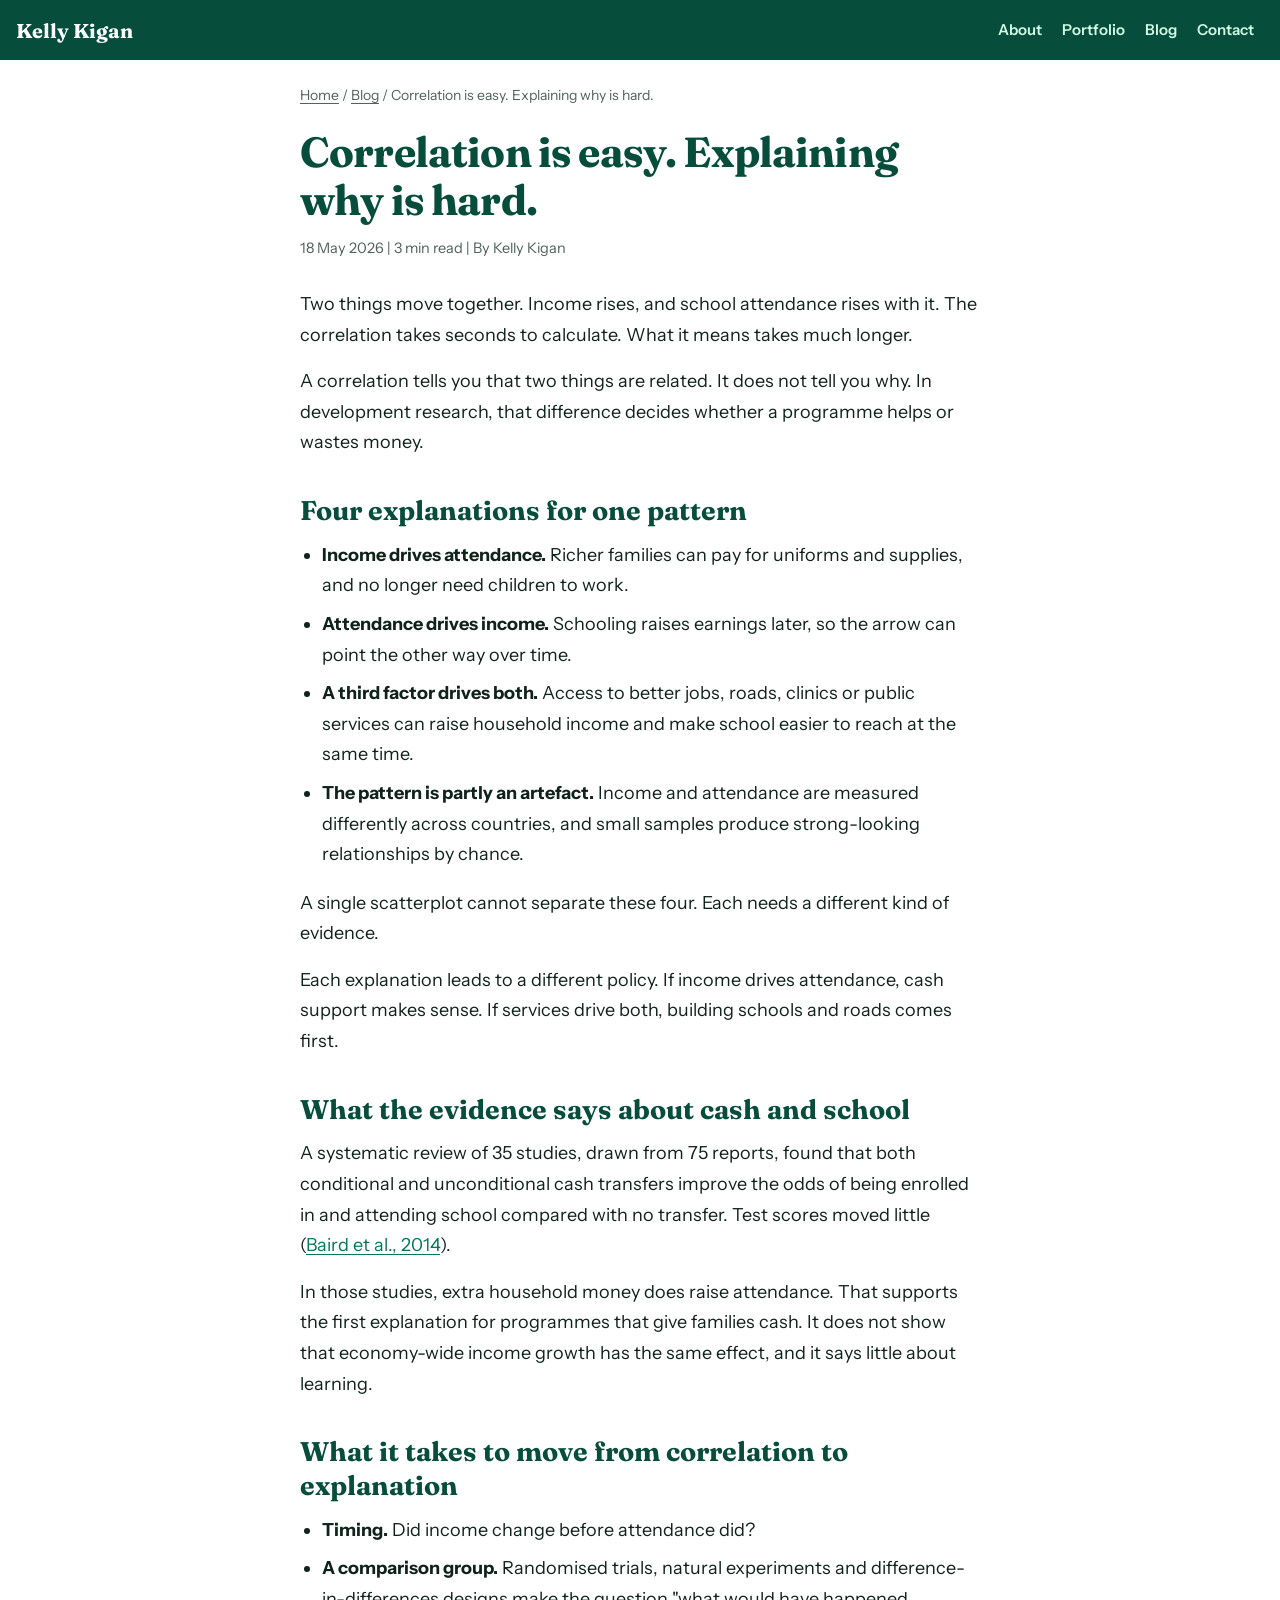
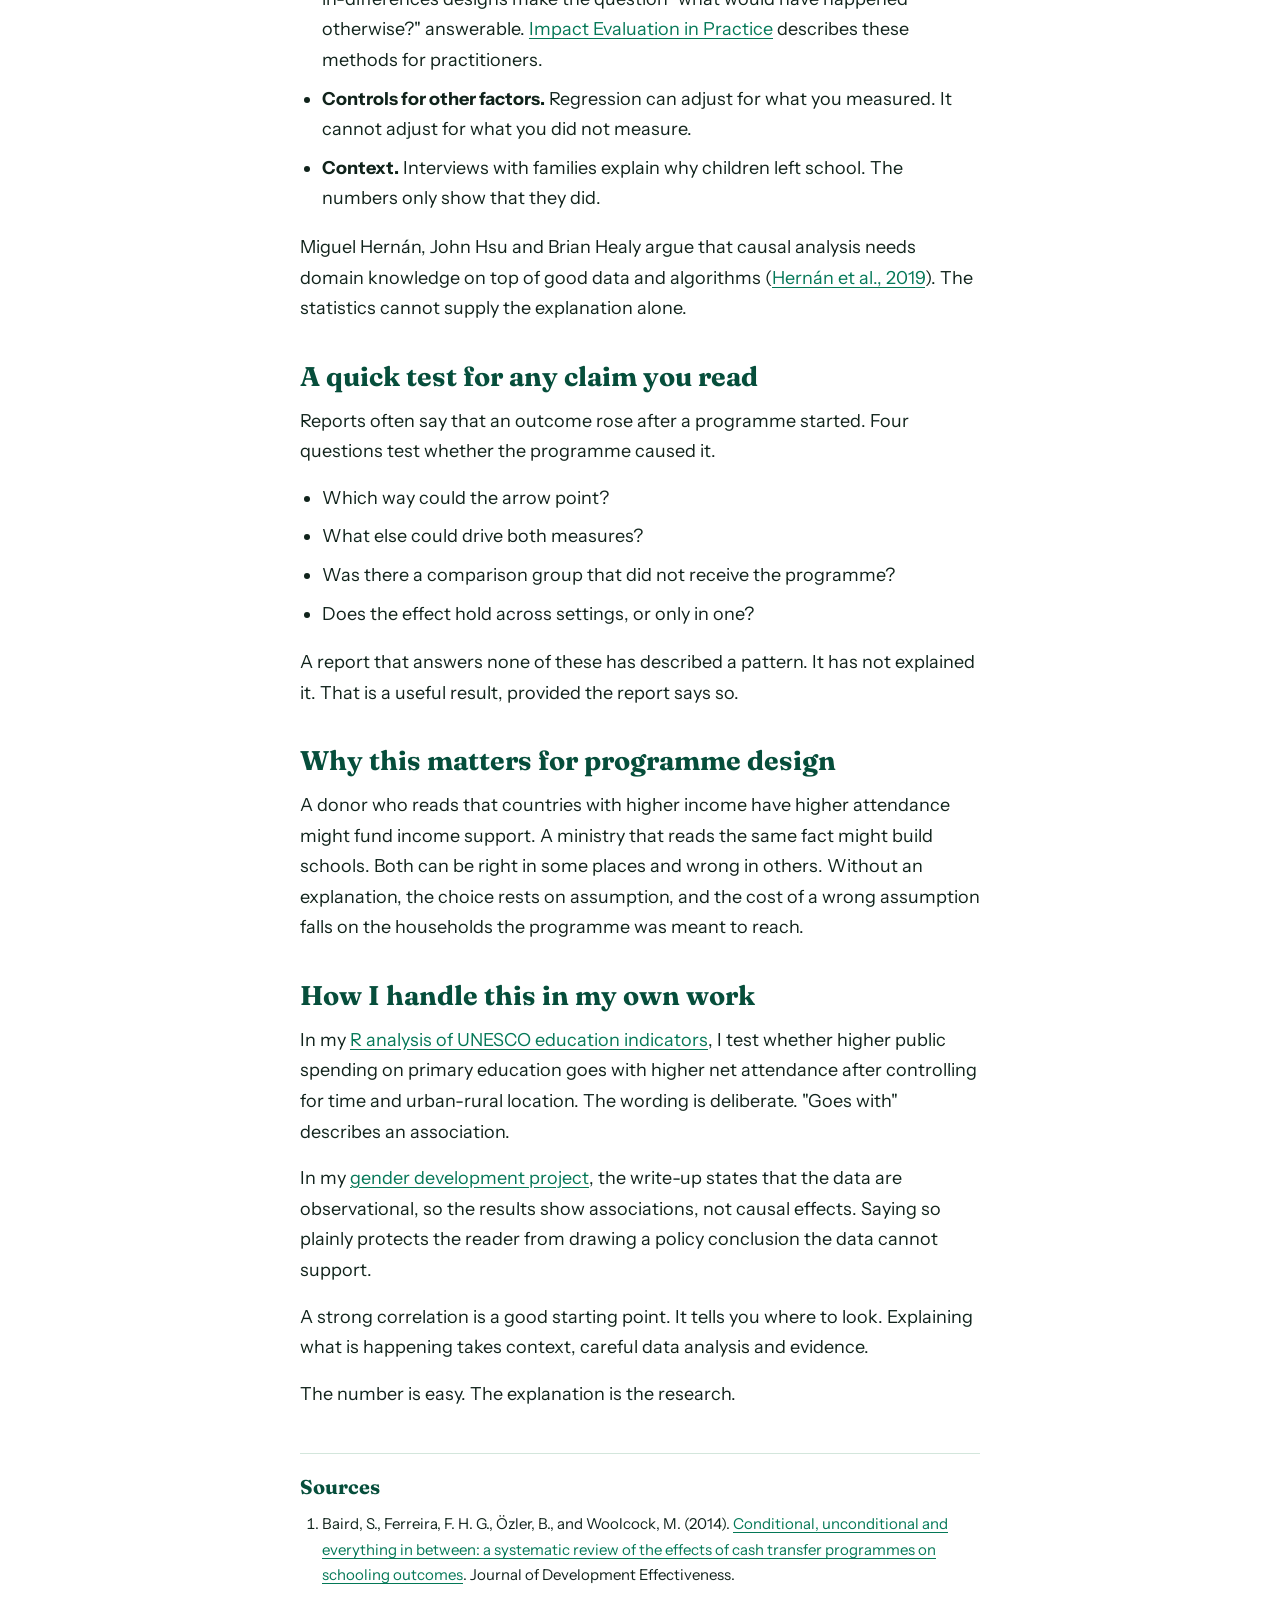
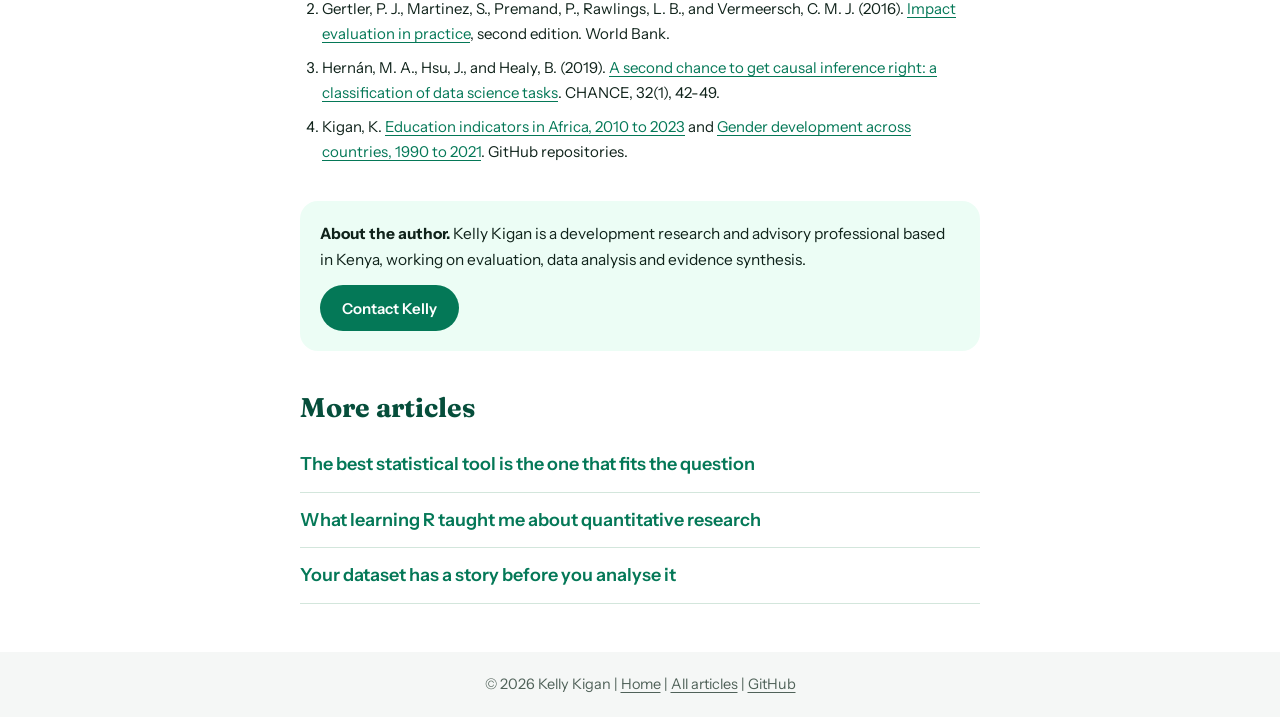
<file: blog/correlation-is-easy-explaining-why-is-hard.html>
<!DOCTYPE html>
<html lang="en">
<head>
<meta charset="UTF-8">
<meta name="viewport" content="width=device-width, initial-scale=1, viewport-fit=cover">
<meta name="theme-color" content="#064e3b">
<title>Correlation is easy. Explaining why is hard. | Kelly Kigan</title>
<meta name="description" content="Income and school attendance rise together, but why? A plain guide to correlation, confounders and explaining patterns in development research.">
<meta name="author" content="Kelly Kigan">
<meta name="robots" content="index, follow, max-image-preview:large">
<link rel="canonical" href="https://kellykigan.github.io/blog/correlation-is-easy-explaining-why-is-hard.html">
<meta property="og:type" content="article">
<meta property="og:title" content="Correlation is easy. Explaining why is hard. | Kelly Kigan">
<meta property="og:description" content="Income and school attendance rise together, but why? A plain guide to correlation, confounders and explaining patterns in development research.">
<meta property="og:url" content="https://kellykigan.github.io/blog/correlation-is-easy-explaining-why-is-hard.html">
<meta property="og:site_name" content="Kelly Kigan">
<meta property="article:published_time" content="2026-05-18">
<meta property="article:author" content="Kelly Kigan">
<meta name="twitter:card" content="summary">
<meta name="twitter:title" content="Correlation is easy. Explaining why is hard. | Kelly Kigan">
<meta name="twitter:description" content="Income and school attendance rise together, but why? A plain guide to correlation, confounders and explaining patterns in development research.">
<link rel="icon" href="data:image/svg+xml,%3Csvg xmlns='http://www.w3.org/2000/svg' viewBox='0 0 64 64'%3E%3Ccircle cx='32' cy='32' r='32' fill='%23064e3b'/%3E%3Ctext x='32' y='42' font-size='28' text-anchor='middle' fill='%2350c878' font-family='Georgia,serif' font-weight='700'%3EKK%3C/text%3E%3C/svg%3E">
<link rel="preconnect" href="https://fonts.googleapis.com">
<link rel="preconnect" href="https://fonts.gstatic.com" crossorigin>
<link href="https://fonts.googleapis.com/css2?family=Fraunces:wght@700&family=Instrument+Sans:wght@400;600&display=swap" rel="stylesheet">
<link rel="stylesheet" href="blog.css">
<script type="application/ld+json">{"@context": "https://schema.org", "@graph": [{"@type": "BlogPosting", "headline": "Correlation is easy. Explaining why is hard.", "description": "Income and school attendance rise together, but why? A plain guide to correlation, confounders and explaining patterns in development research.", "datePublished": "2026-05-18", "dateModified": "2026-05-18", "inLanguage": "en", "mainEntityOfPage": "https://kellykigan.github.io/blog/correlation-is-easy-explaining-why-is-hard.html", "url": "https://kellykigan.github.io/blog/correlation-is-easy-explaining-why-is-hard.html", "author": {"@type": "Person", "name": "Kelly Kigan", "url": "https://kellykigan.github.io/"}, "publisher": {"@type": "Person", "name": "Kelly Kigan", "url": "https://kellykigan.github.io/"}, "wordCount": 661}, {"@type": "BreadcrumbList", "itemListElement": [{"@type": "ListItem", "position": 1, "name": "Home", "item": "https://kellykigan.github.io/"}, {"@type": "ListItem", "position": 2, "name": "Blog", "item": "https://kellykigan.github.io/#blog"}, {"@type": "ListItem", "position": 3, "name": "Correlation is easy. Explaining why is hard.", "item": "https://kellykigan.github.io/blog/correlation-is-easy-explaining-why-is-hard.html"}]}]}</script>
</head>
<body>
<a class="skip" href="#article">Skip to article</a>
<header class="top">
  <a class="brand" href="../index.html">Kelly Kigan</a>
  <nav aria-label="Site"><a href="../index.html#about">About</a><a href="../index.html#portfolio">Portfolio</a><a href="../index.html#blog">Blog</a><a href="../index.html#contact">Contact</a></nav>
</header>
<main id="article">
<nav class="crumbs" aria-label="Breadcrumb"><a href="../index.html">Home</a> / <a href="../index.html#blog">Blog</a> / <span>Correlation is easy. Explaining why is hard.</span></nav>
<article>
<header>
<h1>Correlation is easy. Explaining why is hard.</h1>
<p class="meta"><time datetime="2026-05-18">18 May 2026</time> | 3 min read | By Kelly Kigan</p>
</header>
<p>Two things move together. Income rises, and school attendance rises with it. The correlation takes seconds to calculate. What it means takes much longer.</p>
<p>A correlation tells you that two things are related. It does not tell you why. In development research, that difference decides whether a programme helps or wastes money.</p>
<h2>Four explanations for one pattern</h2>
<ul><li><strong>Income drives attendance.</strong> Richer families can pay for uniforms and supplies, and no longer need children to work.</li><li><strong>Attendance drives income.</strong> Schooling raises earnings later, so the arrow can point the other way over time.</li><li><strong>A third factor drives both.</strong> Access to better jobs, roads, clinics or public services can raise household income and make school easier to reach at the same time.</li><li><strong>The pattern is partly an artefact.</strong> Income and attendance are measured differently across countries, and small samples produce strong-looking relationships by chance.</li></ul>
<p>A single scatterplot cannot separate these four. Each needs a different kind of evidence.</p>
<p>Each explanation leads to a different policy. If income drives attendance, cash support makes sense. If services drive both, building schools and roads comes first.</p>
<h2>What the evidence says about cash and school</h2>
<p>A systematic review of 35 studies, drawn from 75 reports, found that both conditional and unconditional cash transfers improve the odds of being enrolled in and attending school compared with no transfer. Test scores moved little (<a href="https://doi.org/10.1080/19439342.2014.890362" rel="noopener">Baird et al., 2014</a>).</p>
<p>In those studies, extra household money does raise attendance. That supports the first explanation for programmes that give families cash. It does not show that economy-wide income growth has the same effect, and it says little about learning.</p>
<h2>What it takes to move from correlation to explanation</h2>
<ul><li><strong>Timing.</strong> Did income change before attendance did?</li><li><strong>A comparison group.</strong> Randomised trials, natural experiments and difference-in-differences designs make the question "what would have happened otherwise?" answerable. <a href="https://openknowledge.worldbank.org/handle/10986/25030" rel="noopener">Impact Evaluation in Practice</a> describes these methods for practitioners.</li><li><strong>Controls for other factors.</strong> Regression can adjust for what you measured. It cannot adjust for what you did not measure.</li><li><strong>Context.</strong> Interviews with families explain why children left school. The numbers only show that they did.</li></ul>
<p>Miguel Hernán, John Hsu and Brian Healy argue that causal analysis needs domain knowledge on top of good data and algorithms (<a href="https://doi.org/10.1080/09332480.2019.1579578" rel="noopener">Hernán et al., 2019</a>). The statistics cannot supply the explanation alone.</p>
<h2>A quick test for any claim you read</h2>
<p>Reports often say that an outcome rose after a programme started. Four questions test whether the programme caused it.</p>
<ul><li>Which way could the arrow point?</li><li>What else could drive both measures?</li><li>Was there a comparison group that did not receive the programme?</li><li>Does the effect hold across settings, or only in one?</li></ul>
<p>A report that answers none of these has described a pattern. It has not explained it. That is a useful result, provided the report says so.</p>
<h2>Why this matters for programme design</h2>
<p>A donor who reads that countries with higher income have higher attendance might fund income support. A ministry that reads the same fact might build schools. Both can be right in some places and wrong in others. Without an explanation, the choice rests on assumption, and the cost of a wrong assumption falls on the households the programme was meant to reach.</p>
<h2>How I handle this in my own work</h2>
<p>In my <a href="https://github.com/kellykigan/Education_Africa_Analysis-R-Project" rel="noopener">R analysis of UNESCO education indicators</a>, I test whether higher public spending on primary education goes with higher net attendance after controlling for time and urban-rural location. The wording is deliberate. "Goes with" describes an association.</p>
<p>In my <a href="https://github.com/kellykigan/gender-development-r-analysis" rel="noopener">gender development project</a>, the write-up states that the data are observational, so the results show associations, not causal effects. Saying so plainly protects the reader from drawing a policy conclusion the data cannot support.</p>
<p>A strong correlation is a good starting point. It tells you where to look. Explaining what is happening takes context, careful data analysis and evidence.</p>
<p>The number is easy. The explanation is the research.</p>
<section class="sources" aria-labelledby="src">
<h2 id="src">Sources</h2>
<ol><li>Baird, S., Ferreira, F. H. G., Özler, B., and Woolcock, M. (2014). <a href="https://doi.org/10.1080/19439342.2014.890362" rel="noopener">Conditional, unconditional and everything in between: a systematic review of the effects of cash transfer programmes on schooling outcomes</a>. Journal of Development Effectiveness.</li><li>Gertler, P. J., Martinez, S., Premand, P., Rawlings, L. B., and Vermeersch, C. M. J. (2016). <a href="https://openknowledge.worldbank.org/handle/10986/25030" rel="noopener">Impact evaluation in practice</a>, second edition. World Bank.</li><li>Hernán, M. A., Hsu, J., and Healy, B. (2019). <a href="https://doi.org/10.1080/09332480.2019.1579578" rel="noopener">A second chance to get causal inference right: a classification of data science tasks</a>. CHANCE, 32(1), 42-49.</li><li>Kigan, K. <a href="https://github.com/kellykigan/Education_Africa_Analysis-R-Project" rel="noopener">Education indicators in Africa, 2010 to 2023</a> and <a href="https://github.com/kellykigan/gender-development-r-analysis" rel="noopener">Gender development across countries, 1990 to 2021</a>. GitHub repositories.</li></ol>
</section>
<aside class="author">
<p><strong>About the author.</strong> Kelly Kigan is a development research and advisory professional based in Kenya, working on evaluation, data analysis and evidence synthesis.</p>
<a class="btn" href="../index.html#contact">Contact Kelly</a>
</aside>
</article>
<section class="more" aria-labelledby="more">
<h2 id="more">More articles</h2>
<ul><li><a href="best-statistical-tool-fits-the-question.html">The best statistical tool is the one that fits the question</a></li><li><a href="what-learning-r-taught-me.html">What learning R taught me about quantitative research</a></li><li><a href="your-dataset-has-a-story.html">Your dataset has a story before you analyse it</a></li></ul>
</section>
</main>
<footer>&copy; 2026 Kelly Kigan | <a href="../index.html">Home</a> | <a href="../index.html#blog">All articles</a> | <a href="https://github.com/kellykigan" rel="noopener">GitHub</a></footer>
</body>
</html>
</file>
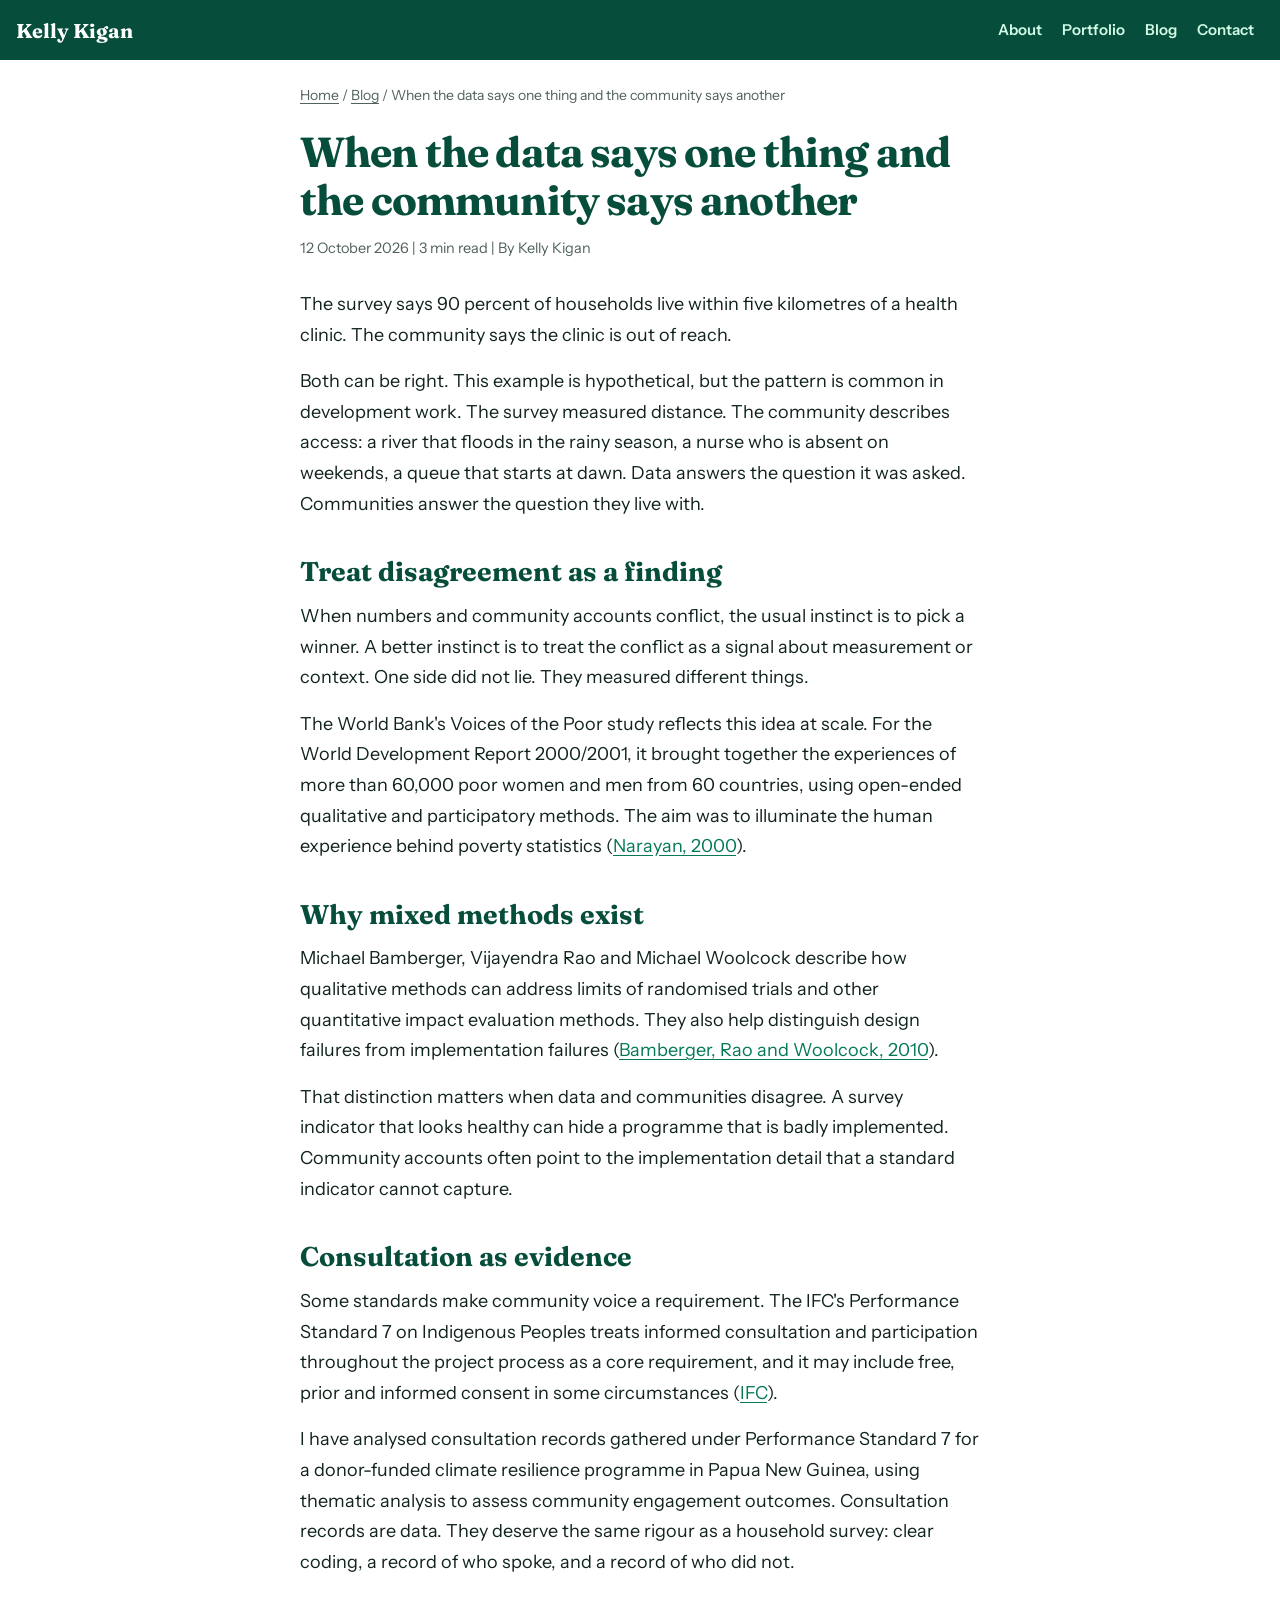
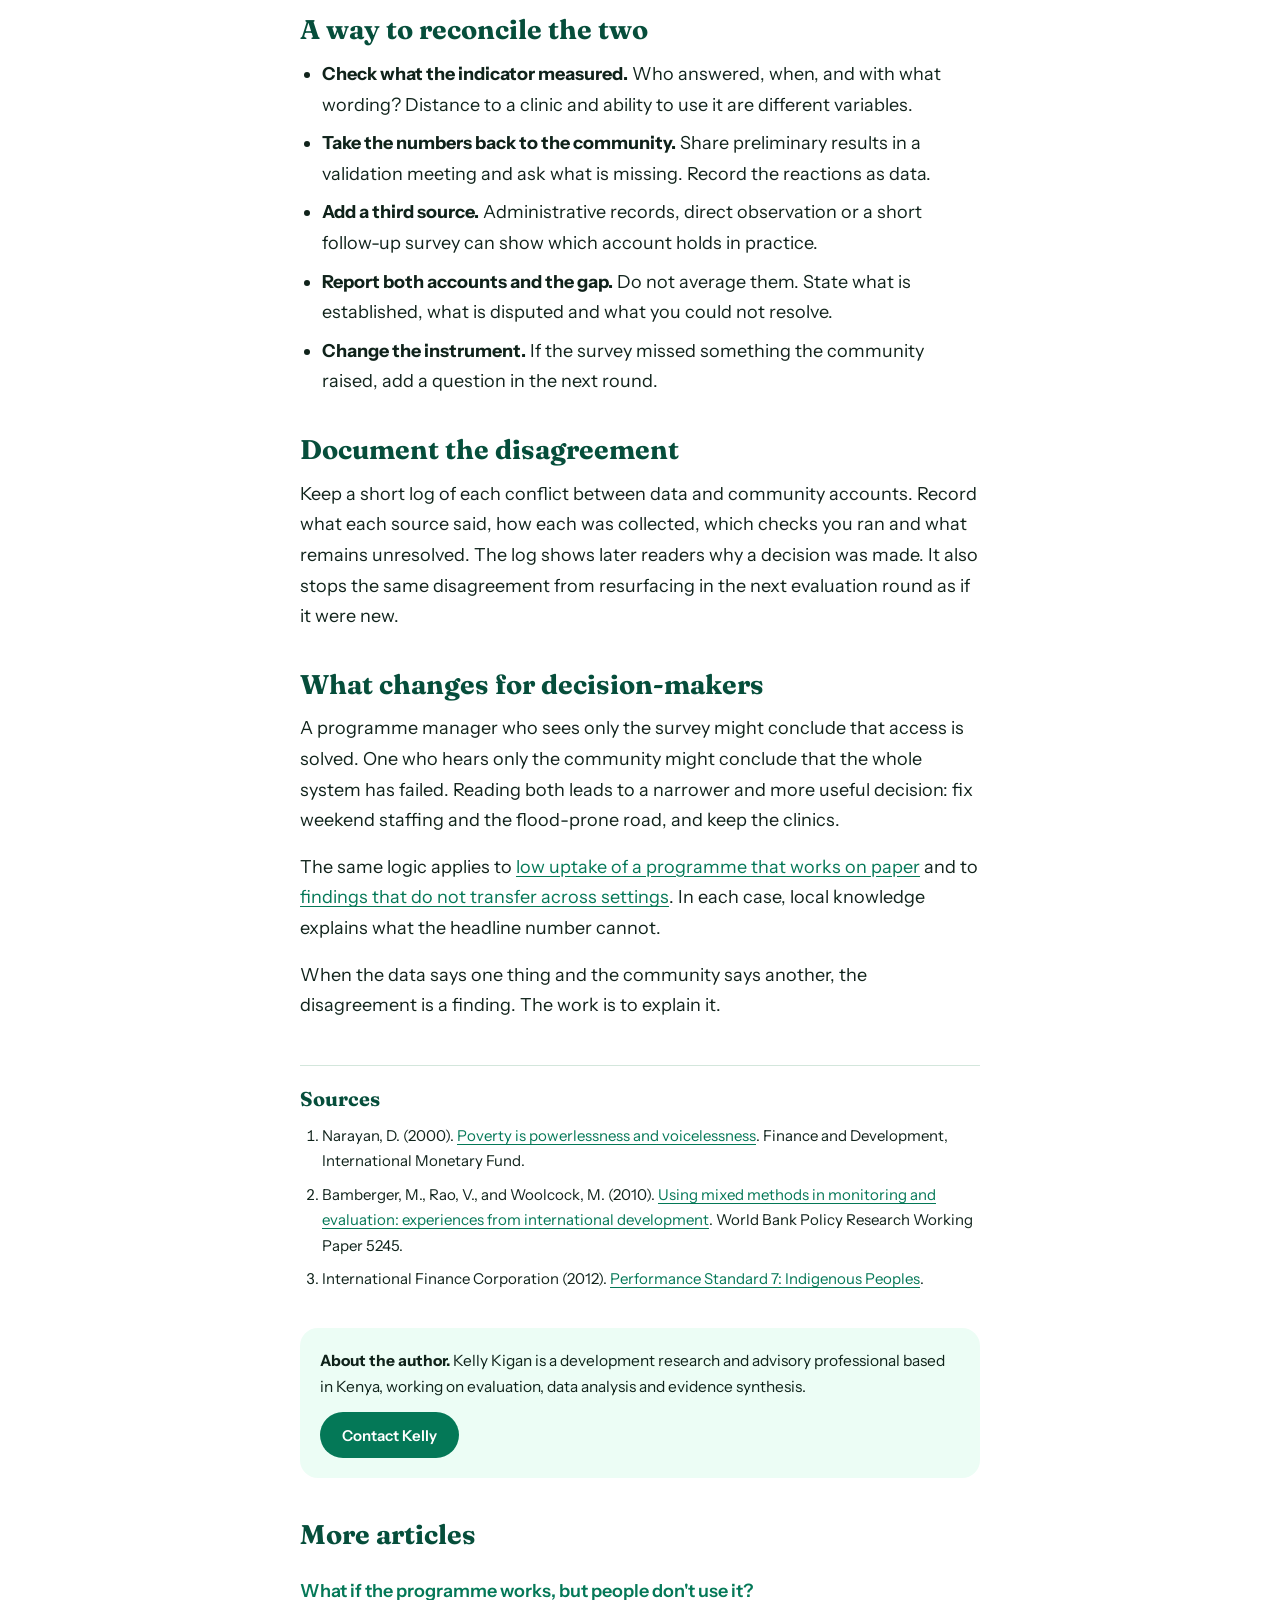
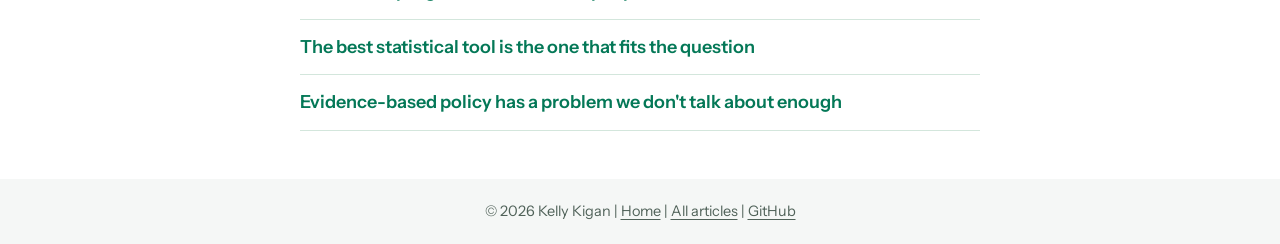
<file: blog/data-vs-community-voices.html>
<!DOCTYPE html>
<html lang="en">
<head>
<meta charset="UTF-8">
<meta name="viewport" content="width=device-width, initial-scale=1, viewport-fit=cover">
<meta name="theme-color" content="#064e3b">
<title>When the data says one thing and the community says another | Kelly Kigan</title>
<meta name="description" content="When survey numbers and community accounts disagree, both carry information. How mixed methods and consultation reconcile conflicting development evidence.">
<meta name="author" content="Kelly Kigan">
<meta name="robots" content="index, follow, max-image-preview:large">
<link rel="canonical" href="https://kellykigan.github.io/blog/data-vs-community-voices.html">
<meta property="og:type" content="article">
<meta property="og:title" content="When the data says one thing and the community says another | Kelly Kigan">
<meta property="og:description" content="When survey numbers and community accounts disagree, both carry information. How mixed methods and consultation reconcile conflicting development evidence.">
<meta property="og:url" content="https://kellykigan.github.io/blog/data-vs-community-voices.html">
<meta property="og:site_name" content="Kelly Kigan">
<meta property="article:published_time" content="2026-10-12">
<meta property="article:author" content="Kelly Kigan">
<meta name="twitter:card" content="summary">
<meta name="twitter:title" content="When the data says one thing and the community says another | Kelly Kigan">
<meta name="twitter:description" content="When survey numbers and community accounts disagree, both carry information. How mixed methods and consultation reconcile conflicting development evidence.">
<link rel="icon" href="data:image/svg+xml,%3Csvg xmlns='http://www.w3.org/2000/svg' viewBox='0 0 64 64'%3E%3Ccircle cx='32' cy='32' r='32' fill='%23064e3b'/%3E%3Ctext x='32' y='42' font-size='28' text-anchor='middle' fill='%2350c878' font-family='Georgia,serif' font-weight='700'%3EKK%3C/text%3E%3C/svg%3E">
<link rel="preconnect" href="https://fonts.googleapis.com">
<link rel="preconnect" href="https://fonts.gstatic.com" crossorigin>
<link href="https://fonts.googleapis.com/css2?family=Fraunces:wght@700&family=Instrument+Sans:wght@400;600&display=swap" rel="stylesheet">
<link rel="stylesheet" href="blog.css">
<script type="application/ld+json">{"@context": "https://schema.org", "@graph": [{"@type": "BlogPosting", "headline": "When the data says one thing and the community says another", "description": "When survey numbers and community accounts disagree, both carry information. How mixed methods and consultation reconcile conflicting development evidence.", "datePublished": "2026-10-12", "dateModified": "2026-10-12", "inLanguage": "en", "mainEntityOfPage": "https://kellykigan.github.io/blog/data-vs-community-voices.html", "url": "https://kellykigan.github.io/blog/data-vs-community-voices.html", "author": {"@type": "Person", "name": "Kelly Kigan", "url": "https://kellykigan.github.io/"}, "publisher": {"@type": "Person", "name": "Kelly Kigan", "url": "https://kellykigan.github.io/"}, "wordCount": 645}, {"@type": "BreadcrumbList", "itemListElement": [{"@type": "ListItem", "position": 1, "name": "Home", "item": "https://kellykigan.github.io/"}, {"@type": "ListItem", "position": 2, "name": "Blog", "item": "https://kellykigan.github.io/#blog"}, {"@type": "ListItem", "position": 3, "name": "When the data says one thing and the community says another", "item": "https://kellykigan.github.io/blog/data-vs-community-voices.html"}]}]}</script>
</head>
<body>
<a class="skip" href="#article">Skip to article</a>
<header class="top">
  <a class="brand" href="../index.html">Kelly Kigan</a>
  <nav aria-label="Site"><a href="../index.html#about">About</a><a href="../index.html#portfolio">Portfolio</a><a href="../index.html#blog">Blog</a><a href="../index.html#contact">Contact</a></nav>
</header>
<main id="article">
<nav class="crumbs" aria-label="Breadcrumb"><a href="../index.html">Home</a> / <a href="../index.html#blog">Blog</a> / <span>When the data says one thing and the community says another</span></nav>
<article>
<header>
<h1>When the data says one thing and the community says another</h1>
<p class="meta"><time datetime="2026-10-12">12 October 2026</time> | 3 min read | By Kelly Kigan</p>
</header>
<p>The survey says 90 percent of households live within five kilometres of a health clinic. The community says the clinic is out of reach.</p>
<p>Both can be right. This example is hypothetical, but the pattern is common in development work. The survey measured distance. The community describes access: a river that floods in the rainy season, a nurse who is absent on weekends, a queue that starts at dawn. Data answers the question it was asked. Communities answer the question they live with.</p>
<h2>Treat disagreement as a finding</h2>
<p>When numbers and community accounts conflict, the usual instinct is to pick a winner. A better instinct is to treat the conflict as a signal about measurement or context. One side did not lie. They measured different things.</p>
<p>The World Bank's Voices of the Poor study reflects this idea at scale. For the World Development Report 2000/2001, it brought together the experiences of more than 60,000 poor women and men from 60 countries, using open-ended qualitative and participatory methods. The aim was to illuminate the human experience behind poverty statistics (<a href="https://www.imf.org/external/pubs/ft/fandd/2000/12/narayan.htm" rel="noopener">Narayan, 2000</a>).</p>
<h2>Why mixed methods exist</h2>
<p>Michael Bamberger, Vijayendra Rao and Michael Woolcock describe how qualitative methods can address limits of randomised trials and other quantitative impact evaluation methods. They also help distinguish design failures from implementation failures (<a href="https://openknowledge.worldbank.org/handle/10986/3732" rel="noopener">Bamberger, Rao and Woolcock, 2010</a>).</p>
<p>That distinction matters when data and communities disagree. A survey indicator that looks healthy can hide a programme that is badly implemented. Community accounts often point to the implementation detail that a standard indicator cannot capture.</p>
<h2>Consultation as evidence</h2>
<p>Some standards make community voice a requirement. The IFC's Performance Standard 7 on Indigenous Peoples treats informed consultation and participation throughout the project process as a core requirement, and it may include free, prior and informed consent in some circumstances (<a href="https://www.ifc.org/en/insights-reports/2012/ifc-performance-standard-7" rel="noopener">IFC</a>).</p>
<p>I have analysed consultation records gathered under Performance Standard 7 for a donor-funded climate resilience programme in Papua New Guinea, using thematic analysis to assess community engagement outcomes. Consultation records are data. They deserve the same rigour as a household survey: clear coding, a record of who spoke, and a record of who did not.</p>
<h2>A way to reconcile the two</h2>
<ul><li><strong>Check what the indicator measured.</strong> Who answered, when, and with what wording? Distance to a clinic and ability to use it are different variables.</li><li><strong>Take the numbers back to the community.</strong> Share preliminary results in a validation meeting and ask what is missing. Record the reactions as data.</li><li><strong>Add a third source.</strong> Administrative records, direct observation or a short follow-up survey can show which account holds in practice.</li><li><strong>Report both accounts and the gap.</strong> Do not average them. State what is established, what is disputed and what you could not resolve.</li><li><strong>Change the instrument.</strong> If the survey missed something the community raised, add a question in the next round.</li></ul>
<h2>Document the disagreement</h2>
<p>Keep a short log of each conflict between data and community accounts. Record what each source said, how each was collected, which checks you ran and what remains unresolved. The log shows later readers why a decision was made. It also stops the same disagreement from resurfacing in the next evaluation round as if it were new.</p>
<h2>What changes for decision-makers</h2>
<p>A programme manager who sees only the survey might conclude that access is solved. One who hears only the community might conclude that the whole system has failed. Reading both leads to a narrower and more useful decision: fix weekend staffing and the flood-prone road, and keep the clinics.</p>
<p>The same logic applies to <a href="programme-works-but-people-dont-use-it.html">low uptake of a programme that works on paper</a> and to <a href="evidence-based-policy-external-validity.html">findings that do not transfer across settings</a>. In each case, local knowledge explains what the headline number cannot.</p>
<p>When the data says one thing and the community says another, the disagreement is a finding. The work is to explain it.</p>
<section class="sources" aria-labelledby="src">
<h2 id="src">Sources</h2>
<ol><li>Narayan, D. (2000). <a href="https://www.imf.org/external/pubs/ft/fandd/2000/12/narayan.htm" rel="noopener">Poverty is powerlessness and voicelessness</a>. Finance and Development, International Monetary Fund.</li><li>Bamberger, M., Rao, V., and Woolcock, M. (2010). <a href="https://openknowledge.worldbank.org/handle/10986/3732" rel="noopener">Using mixed methods in monitoring and evaluation: experiences from international development</a>. World Bank Policy Research Working Paper 5245.</li><li>International Finance Corporation (2012). <a href="https://www.ifc.org/en/insights-reports/2012/ifc-performance-standard-7" rel="noopener">Performance Standard 7: Indigenous Peoples</a>.</li></ol>
</section>
<aside class="author">
<p><strong>About the author.</strong> Kelly Kigan is a development research and advisory professional based in Kenya, working on evaluation, data analysis and evidence synthesis.</p>
<a class="btn" href="../index.html#contact">Contact Kelly</a>
</aside>
</article>
<section class="more" aria-labelledby="more">
<h2 id="more">More articles</h2>
<ul><li><a href="programme-works-but-people-dont-use-it.html">What if the programme works, but people don't use it?</a></li><li><a href="best-statistical-tool-fits-the-question.html">The best statistical tool is the one that fits the question</a></li><li><a href="evidence-based-policy-external-validity.html">Evidence-based policy has a problem we don't talk about enough</a></li></ul>
</section>
</main>
<footer>&copy; 2026 Kelly Kigan | <a href="../index.html">Home</a> | <a href="../index.html#blog">All articles</a> | <a href="https://github.com/kellykigan" rel="noopener">GitHub</a></footer>
</body>
</html>
</file>
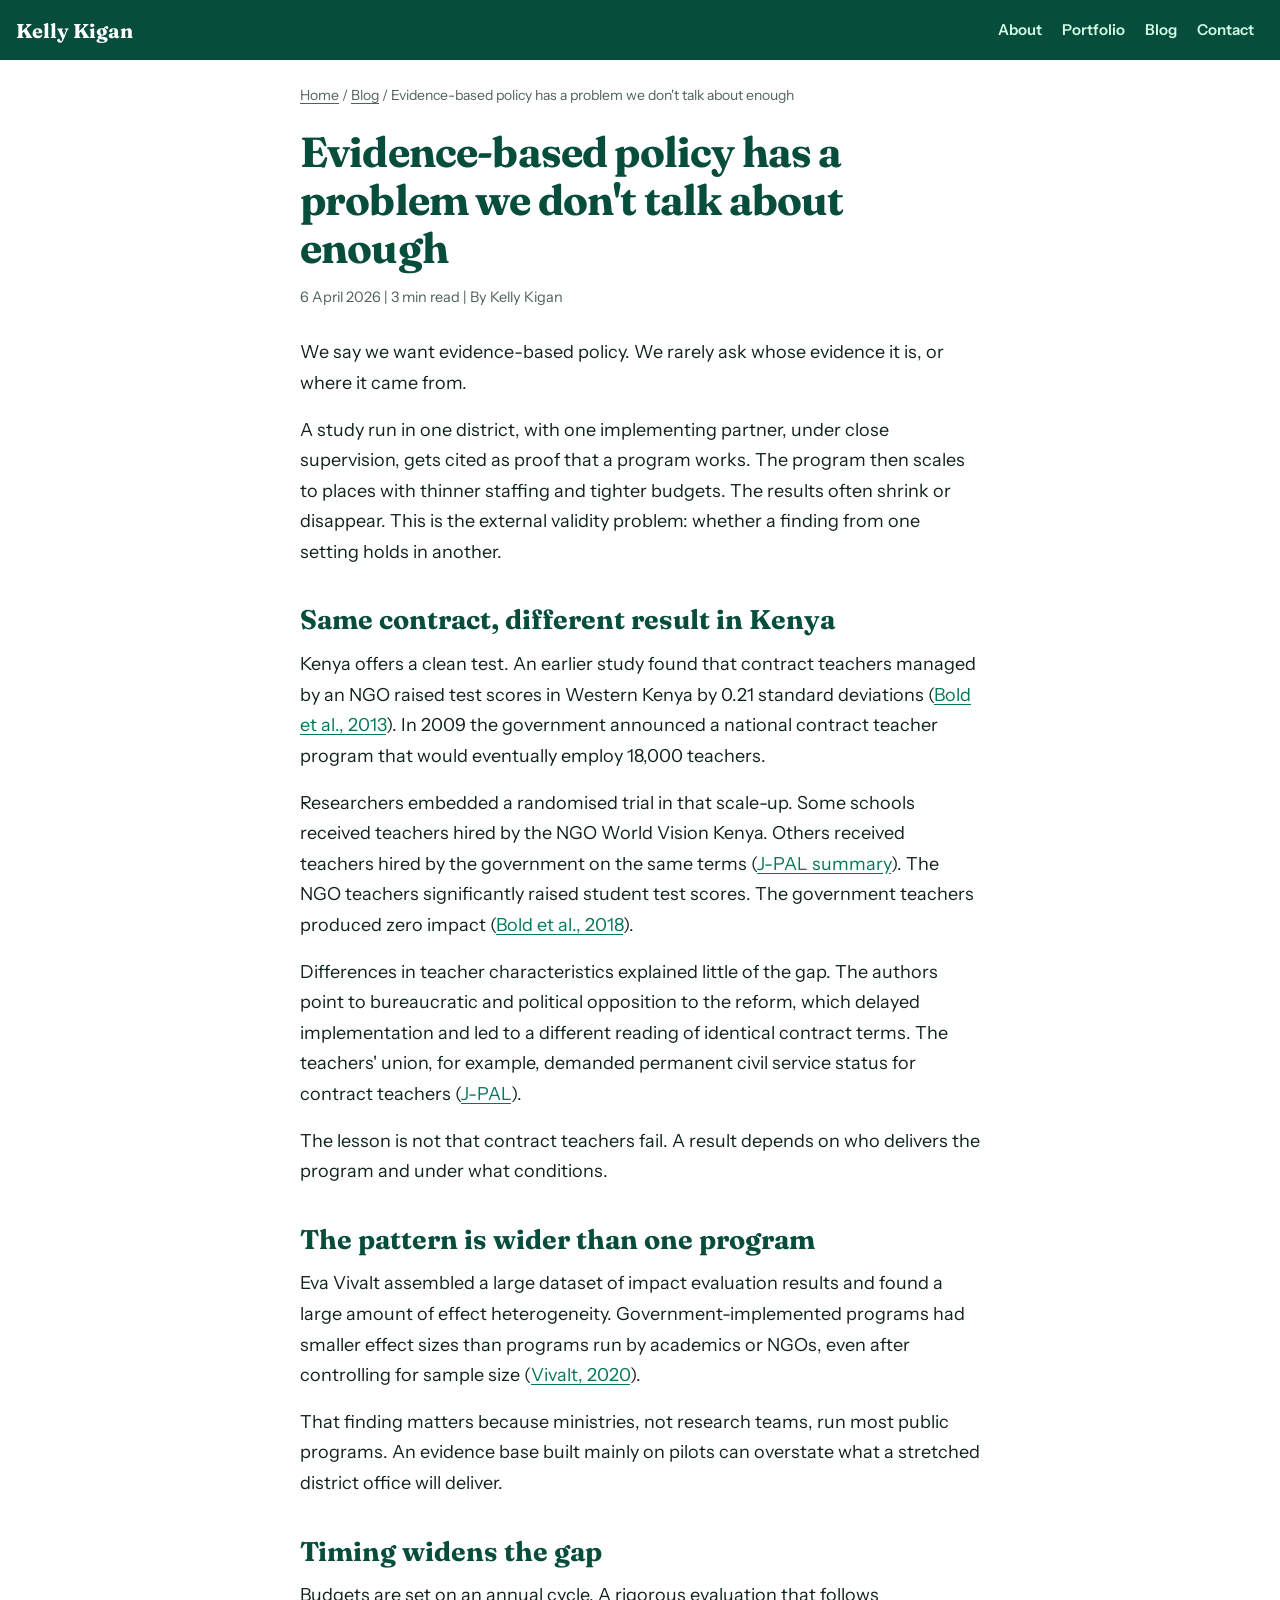
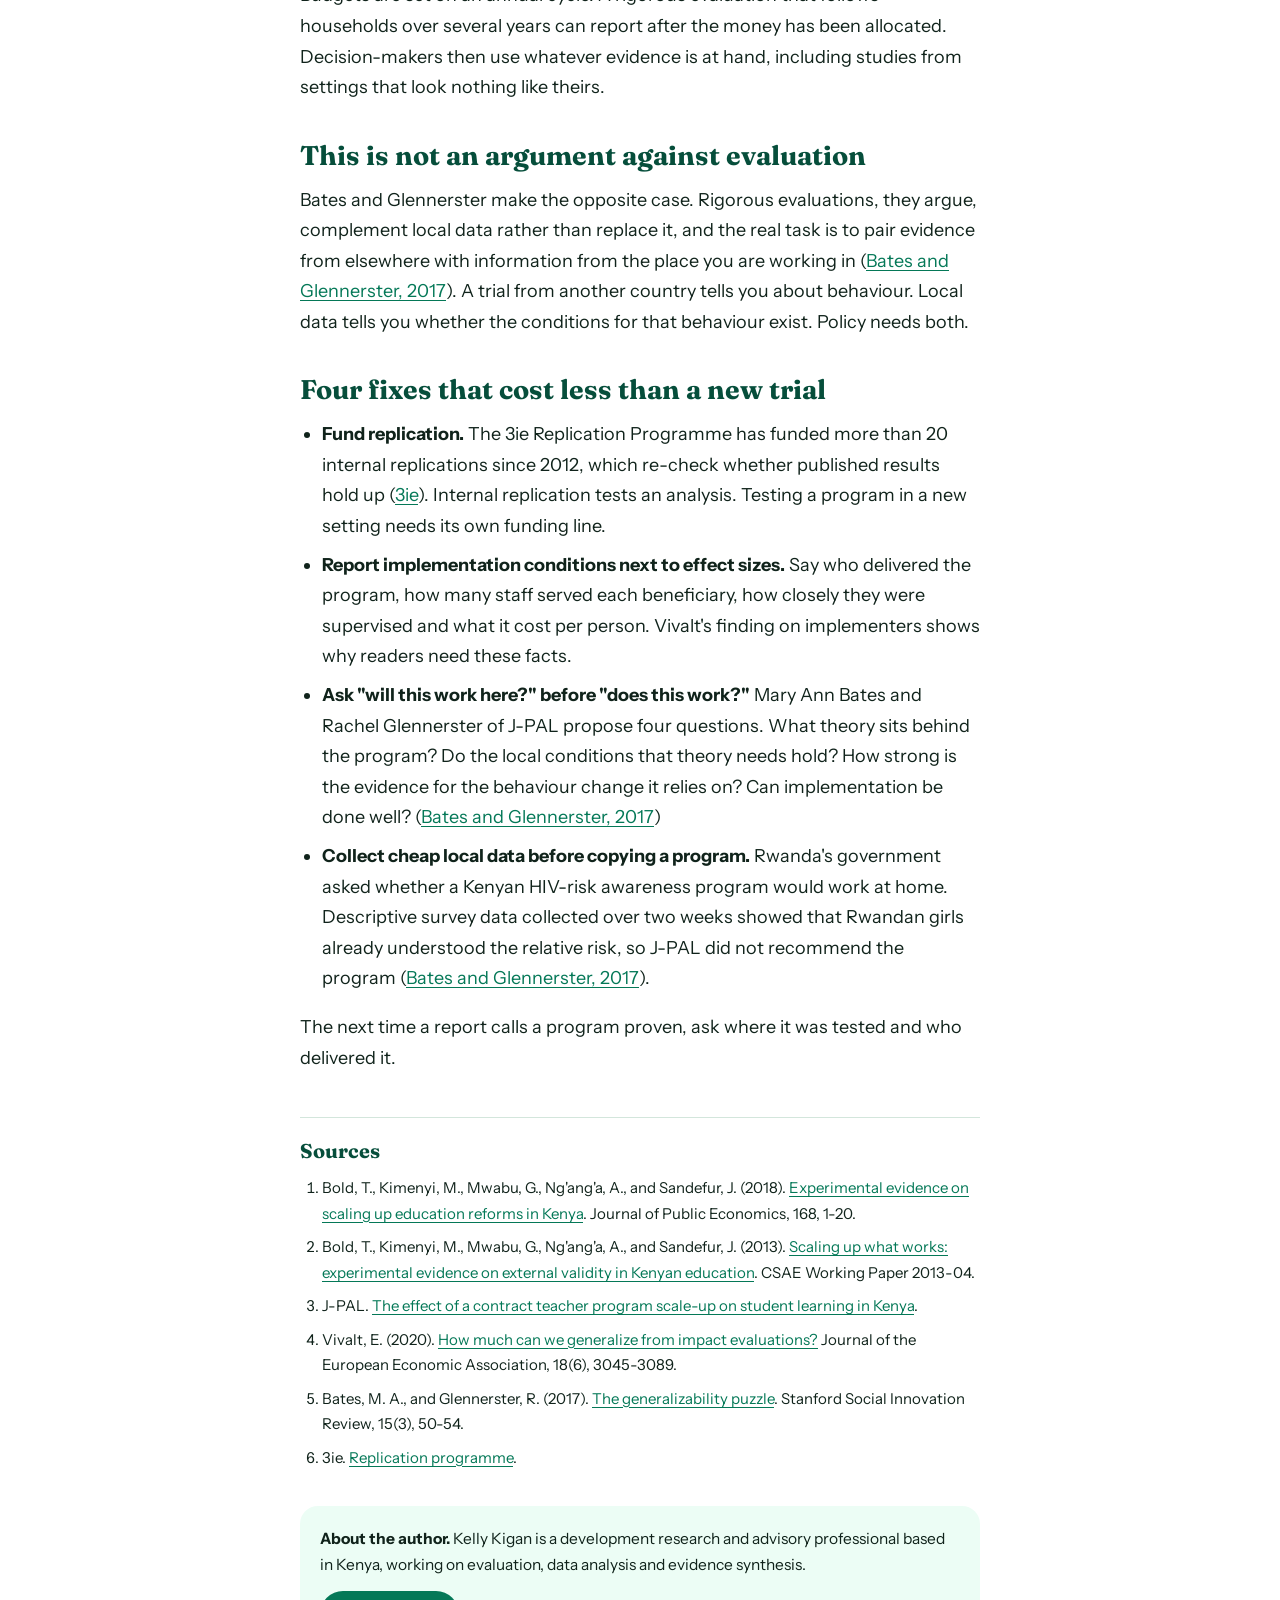
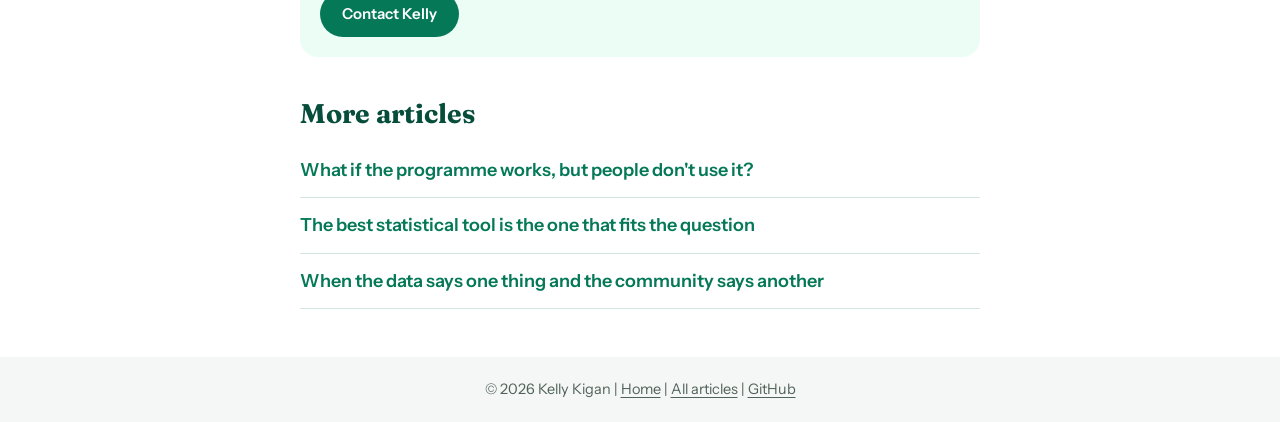
<file: blog/evidence-based-policy-external-validity.html>
<!DOCTYPE html>
<html lang="en">
<head>
<meta charset="UTF-8">
<meta name="viewport" content="width=device-width, initial-scale=1, viewport-fit=cover">
<meta name="theme-color" content="#064e3b">
<title>Evidence-based policy has a problem we don't talk about enough</title>
<meta name="description" content="A program that works in one district often shrinks at scale. Why external validity matters for evidence-based policy, and four fixes funders can use.">
<meta name="author" content="Kelly Kigan">
<meta name="robots" content="index, follow, max-image-preview:large">
<link rel="canonical" href="https://kellykigan.github.io/blog/evidence-based-policy-external-validity.html">
<meta property="og:type" content="article">
<meta property="og:title" content="Evidence-based policy has a problem we don&#x27;t talk about enough">
<meta property="og:description" content="A program that works in one district often shrinks at scale. Why external validity matters for evidence-based policy, and four fixes funders can use.">
<meta property="og:url" content="https://kellykigan.github.io/blog/evidence-based-policy-external-validity.html">
<meta property="og:site_name" content="Kelly Kigan">
<meta property="article:published_time" content="2026-04-06">
<meta property="article:author" content="Kelly Kigan">
<meta name="twitter:card" content="summary">
<meta name="twitter:title" content="Evidence-based policy has a problem we don&#x27;t talk about enough">
<meta name="twitter:description" content="A program that works in one district often shrinks at scale. Why external validity matters for evidence-based policy, and four fixes funders can use.">
<link rel="icon" href="data:image/svg+xml,%3Csvg xmlns='http://www.w3.org/2000/svg' viewBox='0 0 64 64'%3E%3Ccircle cx='32' cy='32' r='32' fill='%23064e3b'/%3E%3Ctext x='32' y='42' font-size='28' text-anchor='middle' fill='%2350c878' font-family='Georgia,serif' font-weight='700'%3EKK%3C/text%3E%3C/svg%3E">
<link rel="preconnect" href="https://fonts.googleapis.com">
<link rel="preconnect" href="https://fonts.gstatic.com" crossorigin>
<link href="https://fonts.googleapis.com/css2?family=Fraunces:wght@700&family=Instrument+Sans:wght@400;600&display=swap" rel="stylesheet">
<link rel="stylesheet" href="blog.css">
<script type="application/ld+json">{"@context": "https://schema.org", "@graph": [{"@type": "BlogPosting", "headline": "Evidence-based policy has a problem we don't talk about enough", "description": "A program that works in one district often shrinks at scale. Why external validity matters for evidence-based policy, and four fixes funders can use.", "datePublished": "2026-04-06", "dateModified": "2026-04-06", "inLanguage": "en", "mainEntityOfPage": "https://kellykigan.github.io/blog/evidence-based-policy-external-validity.html", "url": "https://kellykigan.github.io/blog/evidence-based-policy-external-validity.html", "author": {"@type": "Person", "name": "Kelly Kigan", "url": "https://kellykigan.github.io/"}, "publisher": {"@type": "Person", "name": "Kelly Kigan", "url": "https://kellykigan.github.io/"}, "wordCount": 644}, {"@type": "BreadcrumbList", "itemListElement": [{"@type": "ListItem", "position": 1, "name": "Home", "item": "https://kellykigan.github.io/"}, {"@type": "ListItem", "position": 2, "name": "Blog", "item": "https://kellykigan.github.io/#blog"}, {"@type": "ListItem", "position": 3, "name": "Evidence-based policy has a problem we don't talk about enough", "item": "https://kellykigan.github.io/blog/evidence-based-policy-external-validity.html"}]}]}</script>
</head>
<body>
<a class="skip" href="#article">Skip to article</a>
<header class="top">
  <a class="brand" href="../index.html">Kelly Kigan</a>
  <nav aria-label="Site"><a href="../index.html#about">About</a><a href="../index.html#portfolio">Portfolio</a><a href="../index.html#blog">Blog</a><a href="../index.html#contact">Contact</a></nav>
</header>
<main id="article">
<nav class="crumbs" aria-label="Breadcrumb"><a href="../index.html">Home</a> / <a href="../index.html#blog">Blog</a> / <span>Evidence-based policy has a problem we don't talk about enough</span></nav>
<article>
<header>
<h1>Evidence-based policy has a problem we don't talk about enough</h1>
<p class="meta"><time datetime="2026-04-06">6 April 2026</time> | 3 min read | By Kelly Kigan</p>
</header>
<p>We say we want evidence-based policy. We rarely ask whose evidence it is, or where it came from.</p>
<p>A study run in one district, with one implementing partner, under close supervision, gets cited as proof that a program works. The program then scales to places with thinner staffing and tighter budgets. The results often shrink or disappear. This is the external validity problem: whether a finding from one setting holds in another.</p>
<h2>Same contract, different result in Kenya</h2>
<p>Kenya offers a clean test. An earlier study found that contract teachers managed by an NGO raised test scores in Western Kenya by 0.21 standard deviations (<a href="https://assets.publishing.service.gov.uk/media/57a08a38ed915d3cfd00065a/csae-wps-2013-04.pdf" rel="noopener">Bold et al., 2013</a>). In 2009 the government announced a national contract teacher program that would eventually employ 18,000 teachers.</p>
<p>Researchers embedded a randomised trial in that scale-up. Some schools received teachers hired by the NGO World Vision Kenya. Others received teachers hired by the government on the same terms (<a href="https://www.povertyactionlab.org/node/8137850" rel="noopener">J-PAL summary</a>). The NGO teachers significantly raised student test scores. The government teachers produced zero impact (<a href="https://doi.org/10.1016/j.jpubeco.2018.08.007" rel="noopener">Bold et al., 2018</a>).</p>
<p>Differences in teacher characteristics explained little of the gap. The authors point to bureaucratic and political opposition to the reform, which delayed implementation and led to a different reading of identical contract terms. The teachers' union, for example, demanded permanent civil service status for contract teachers (<a href="https://www.povertyactionlab.org/node/8137850" rel="noopener">J-PAL</a>).</p>
<p>The lesson is not that contract teachers fail. A result depends on who delivers the program and under what conditions.</p>
<h2>The pattern is wider than one program</h2>
<p>Eva Vivalt assembled a large dataset of impact evaluation results and found a large amount of effect heterogeneity. Government-implemented programs had smaller effect sizes than programs run by academics or NGOs, even after controlling for sample size (<a href="https://doi.org/10.1093/jeea/jvaa019" rel="noopener">Vivalt, 2020</a>).</p>
<p>That finding matters because ministries, not research teams, run most public programs. An evidence base built mainly on pilots can overstate what a stretched district office will deliver.</p>
<h2>Timing widens the gap</h2>
<p>Budgets are set on an annual cycle. A rigorous evaluation that follows households over several years can report after the money has been allocated. Decision-makers then use whatever evidence is at hand, including studies from settings that look nothing like theirs.</p>
<h2>This is not an argument against evaluation</h2>
<p>Bates and Glennerster make the opposite case. Rigorous evaluations, they argue, complement local data rather than replace it, and the real task is to pair evidence from elsewhere with information from the place you are working in (<a href="https://ssir.org/articles/entry/the_generalizability_puzzle" rel="noopener">Bates and Glennerster, 2017</a>). A trial from another country tells you about behaviour. Local data tells you whether the conditions for that behaviour exist. Policy needs both.</p>
<h2>Four fixes that cost less than a new trial</h2>
<ul><li><strong>Fund replication.</strong> The 3ie Replication Programme has funded more than 20 internal replications since 2012, which re-check whether published results hold up (<a href="https://3ieimpact.org/our-work/replication" rel="noopener">3ie</a>). Internal replication tests an analysis. Testing a program in a new setting needs its own funding line.</li><li><strong>Report implementation conditions next to effect sizes.</strong> Say who delivered the program, how many staff served each beneficiary, how closely they were supervised and what it cost per person. Vivalt's finding on implementers shows why readers need these facts.</li><li><strong>Ask "will this work here?" before "does this work?"</strong> Mary Ann Bates and Rachel Glennerster of J-PAL propose four questions. What theory sits behind the program? Do the local conditions that theory needs hold? How strong is the evidence for the behaviour change it relies on? Can implementation be done well? (<a href="https://ssir.org/articles/entry/the_generalizability_puzzle" rel="noopener">Bates and Glennerster, 2017</a>)</li><li><strong>Collect cheap local data before copying a program.</strong> Rwanda's government asked whether a Kenyan HIV-risk awareness program would work at home. Descriptive survey data collected over two weeks showed that Rwandan girls already understood the relative risk, so J-PAL did not recommend the program (<a href="https://ssir.org/articles/entry/the_generalizability_puzzle" rel="noopener">Bates and Glennerster, 2017</a>).</li></ul>
<p>The next time a report calls a program proven, ask where it was tested and who delivered it.</p>
<section class="sources" aria-labelledby="src">
<h2 id="src">Sources</h2>
<ol><li>Bold, T., Kimenyi, M., Mwabu, G., Ng'ang'a, A., and Sandefur, J. (2018). <a href="https://doi.org/10.1016/j.jpubeco.2018.08.007" rel="noopener">Experimental evidence on scaling up education reforms in Kenya</a>. Journal of Public Economics, 168, 1-20.</li><li>Bold, T., Kimenyi, M., Mwabu, G., Ng'ang'a, A., and Sandefur, J. (2013). <a href="https://assets.publishing.service.gov.uk/media/57a08a38ed915d3cfd00065a/csae-wps-2013-04.pdf" rel="noopener">Scaling up what works: experimental evidence on external validity in Kenyan education</a>. CSAE Working Paper 2013-04.</li><li>J-PAL. <a href="https://www.povertyactionlab.org/node/8137850" rel="noopener">The effect of a contract teacher program scale-up on student learning in Kenya</a>.</li><li>Vivalt, E. (2020). <a href="https://doi.org/10.1093/jeea/jvaa019" rel="noopener">How much can we generalize from impact evaluations?</a> Journal of the European Economic Association, 18(6), 3045-3089.</li><li>Bates, M. A., and Glennerster, R. (2017). <a href="https://ssir.org/articles/entry/the_generalizability_puzzle" rel="noopener">The generalizability puzzle</a>. Stanford Social Innovation Review, 15(3), 50-54.</li><li>3ie. <a href="https://3ieimpact.org/our-work/replication" rel="noopener">Replication programme</a>.</li></ol>
</section>
<aside class="author">
<p><strong>About the author.</strong> Kelly Kigan is a development research and advisory professional based in Kenya, working on evaluation, data analysis and evidence synthesis.</p>
<a class="btn" href="../index.html#contact">Contact Kelly</a>
</aside>
</article>
<section class="more" aria-labelledby="more">
<h2 id="more">More articles</h2>
<ul><li><a href="programme-works-but-people-dont-use-it.html">What if the programme works, but people don't use it?</a></li><li><a href="best-statistical-tool-fits-the-question.html">The best statistical tool is the one that fits the question</a></li><li><a href="data-vs-community-voices.html">When the data says one thing and the community says another</a></li></ul>
</section>
</main>
<footer>&copy; 2026 Kelly Kigan | <a href="../index.html">Home</a> | <a href="../index.html#blog">All articles</a> | <a href="https://github.com/kellykigan" rel="noopener">GitHub</a></footer>
</body>
</html>
</file>
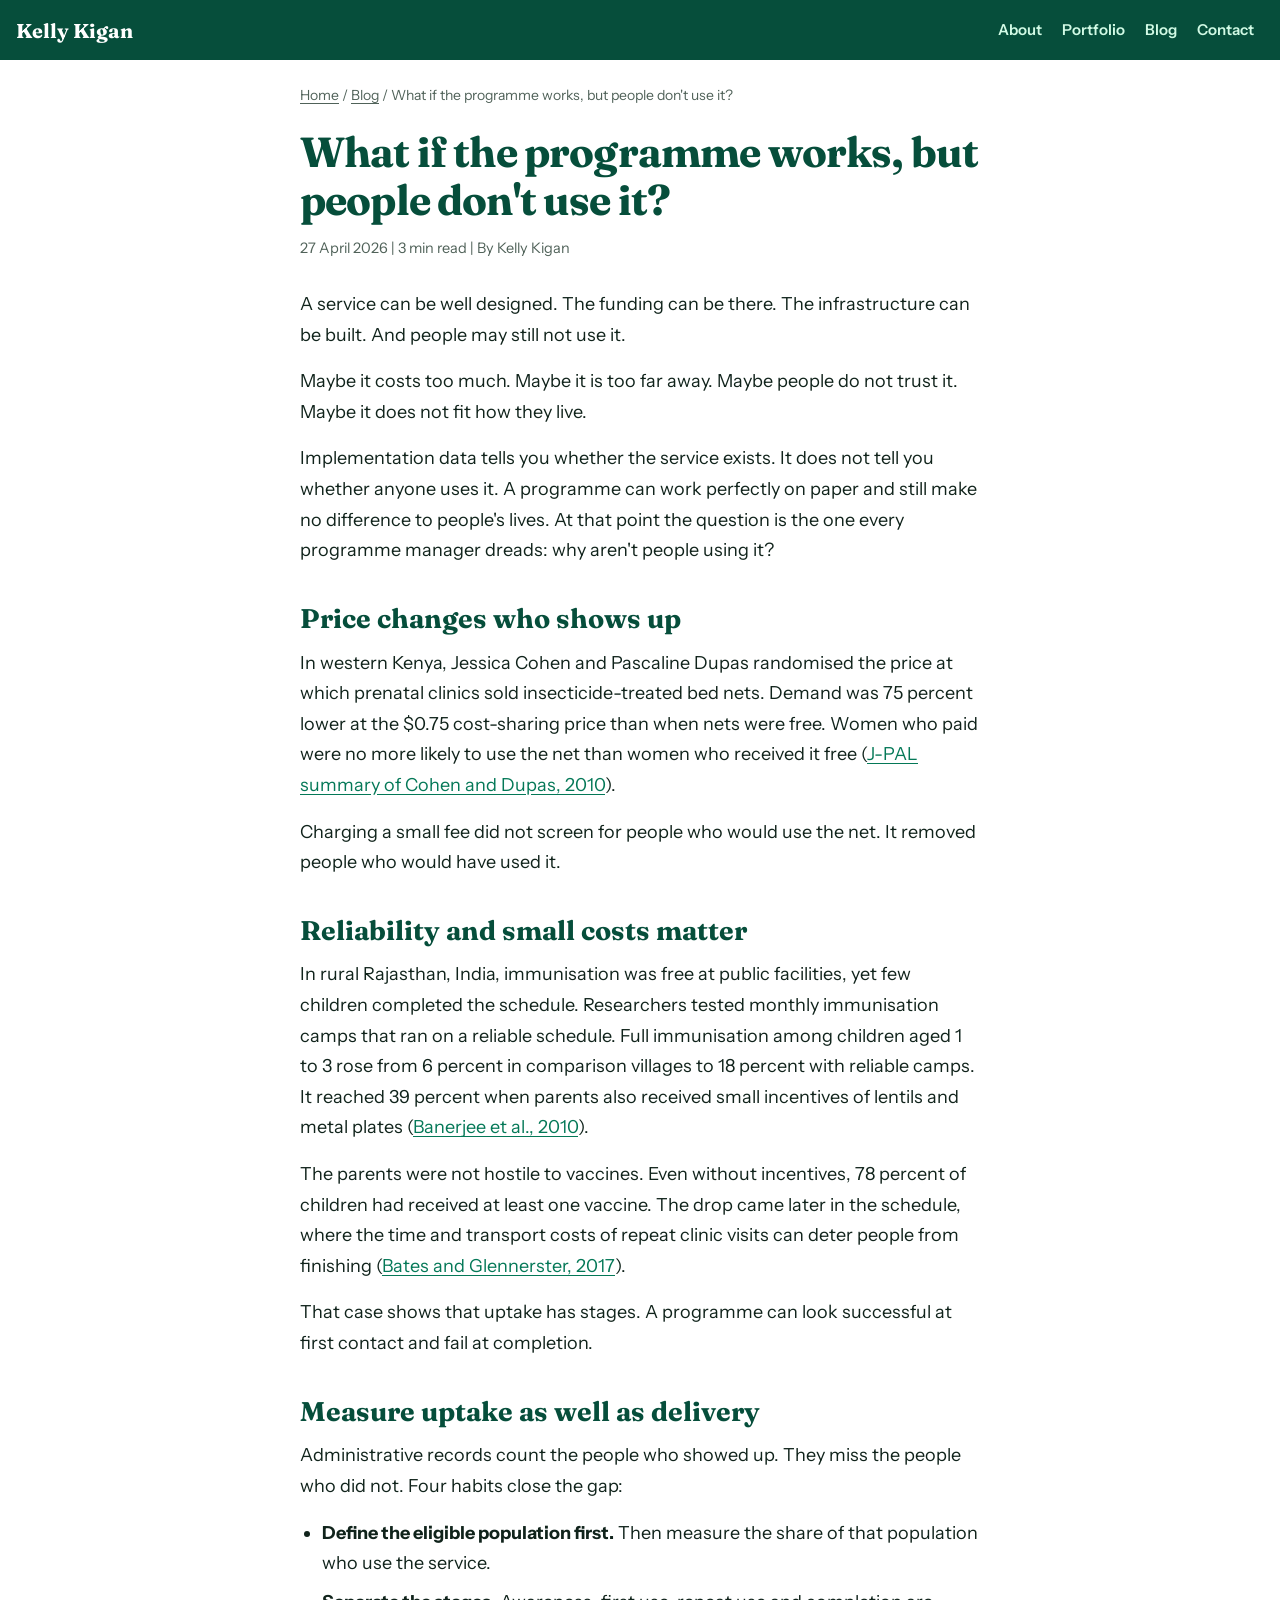
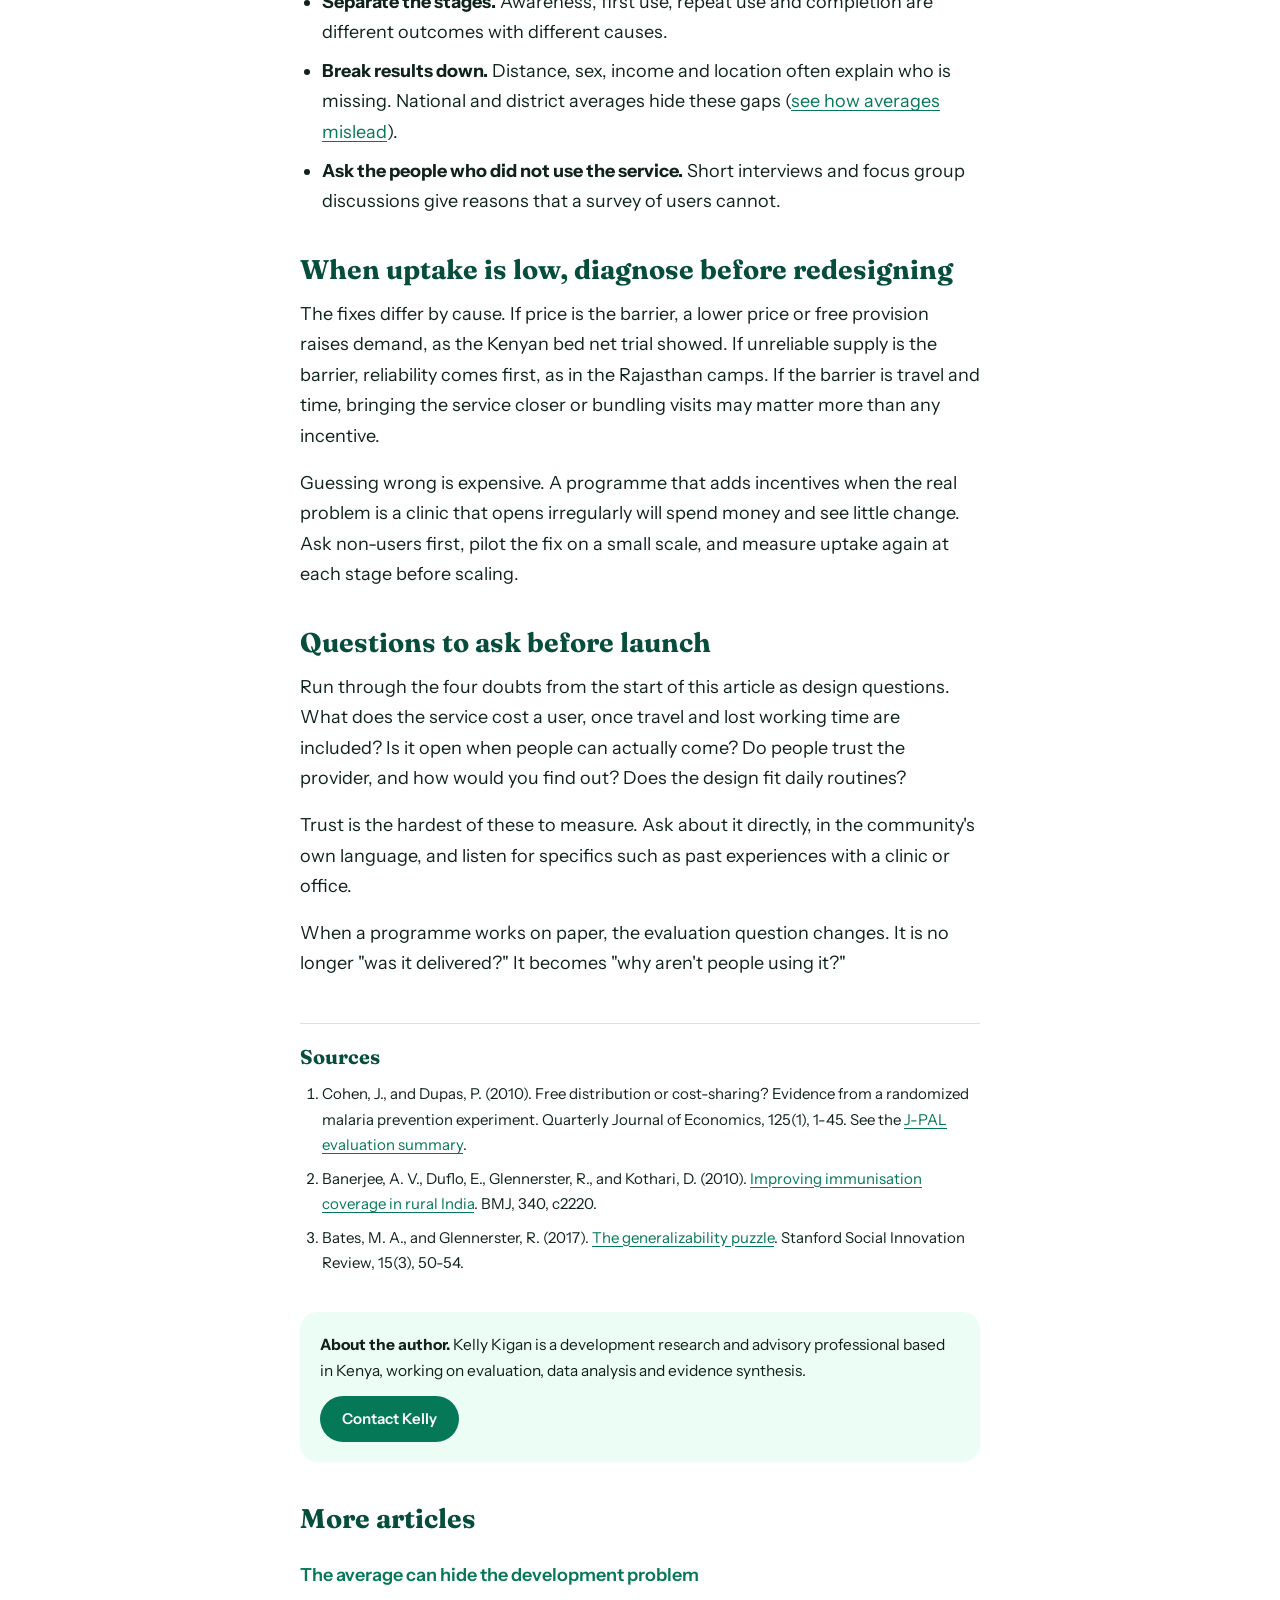
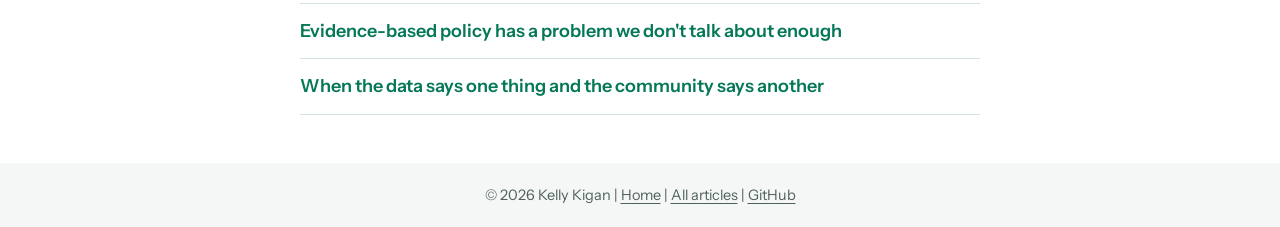
<file: blog/programme-works-but-people-dont-use-it.html>
<!DOCTYPE html>
<html lang="en">
<head>
<meta charset="UTF-8">
<meta name="viewport" content="width=device-width, initial-scale=1, viewport-fit=cover">
<meta name="theme-color" content="#064e3b">
<title>What if the programme works, but people don't use it? | Kelly Kigan</title>
<meta name="description" content="A programme can be well designed and funded, yet unused. What research on price, reliability and distance says about uptake, and how to measure it.">
<meta name="author" content="Kelly Kigan">
<meta name="robots" content="index, follow, max-image-preview:large">
<link rel="canonical" href="https://kellykigan.github.io/blog/programme-works-but-people-dont-use-it.html">
<meta property="og:type" content="article">
<meta property="og:title" content="What if the programme works, but people don&#x27;t use it? | Kelly Kigan">
<meta property="og:description" content="A programme can be well designed and funded, yet unused. What research on price, reliability and distance says about uptake, and how to measure it.">
<meta property="og:url" content="https://kellykigan.github.io/blog/programme-works-but-people-dont-use-it.html">
<meta property="og:site_name" content="Kelly Kigan">
<meta property="article:published_time" content="2026-04-27">
<meta property="article:author" content="Kelly Kigan">
<meta name="twitter:card" content="summary">
<meta name="twitter:title" content="What if the programme works, but people don&#x27;t use it? | Kelly Kigan">
<meta name="twitter:description" content="A programme can be well designed and funded, yet unused. What research on price, reliability and distance says about uptake, and how to measure it.">
<link rel="icon" href="data:image/svg+xml,%3Csvg xmlns='http://www.w3.org/2000/svg' viewBox='0 0 64 64'%3E%3Ccircle cx='32' cy='32' r='32' fill='%23064e3b'/%3E%3Ctext x='32' y='42' font-size='28' text-anchor='middle' fill='%2350c878' font-family='Georgia,serif' font-weight='700'%3EKK%3C/text%3E%3C/svg%3E">
<link rel="preconnect" href="https://fonts.googleapis.com">
<link rel="preconnect" href="https://fonts.gstatic.com" crossorigin>
<link href="https://fonts.googleapis.com/css2?family=Fraunces:wght@700&family=Instrument+Sans:wght@400;600&display=swap" rel="stylesheet">
<link rel="stylesheet" href="blog.css">
<script type="application/ld+json">{"@context": "https://schema.org", "@graph": [{"@type": "BlogPosting", "headline": "What if the programme works, but people don't use it?", "description": "A programme can be well designed and funded, yet unused. What research on price, reliability and distance says about uptake, and how to measure it.", "datePublished": "2026-04-27", "dateModified": "2026-04-27", "inLanguage": "en", "mainEntityOfPage": "https://kellykigan.github.io/blog/programme-works-but-people-dont-use-it.html", "url": "https://kellykigan.github.io/blog/programme-works-but-people-dont-use-it.html", "author": {"@type": "Person", "name": "Kelly Kigan", "url": "https://kellykigan.github.io/"}, "publisher": {"@type": "Person", "name": "Kelly Kigan", "url": "https://kellykigan.github.io/"}, "wordCount": 652}, {"@type": "BreadcrumbList", "itemListElement": [{"@type": "ListItem", "position": 1, "name": "Home", "item": "https://kellykigan.github.io/"}, {"@type": "ListItem", "position": 2, "name": "Blog", "item": "https://kellykigan.github.io/#blog"}, {"@type": "ListItem", "position": 3, "name": "What if the programme works, but people don't use it?", "item": "https://kellykigan.github.io/blog/programme-works-but-people-dont-use-it.html"}]}]}</script>
</head>
<body>
<a class="skip" href="#article">Skip to article</a>
<header class="top">
  <a class="brand" href="../index.html">Kelly Kigan</a>
  <nav aria-label="Site"><a href="../index.html#about">About</a><a href="../index.html#portfolio">Portfolio</a><a href="../index.html#blog">Blog</a><a href="../index.html#contact">Contact</a></nav>
</header>
<main id="article">
<nav class="crumbs" aria-label="Breadcrumb"><a href="../index.html">Home</a> / <a href="../index.html#blog">Blog</a> / <span>What if the programme works, but people don't use it?</span></nav>
<article>
<header>
<h1>What if the programme works, but people don't use it?</h1>
<p class="meta"><time datetime="2026-04-27">27 April 2026</time> | 3 min read | By Kelly Kigan</p>
</header>
<p>A service can be well designed. The funding can be there. The infrastructure can be built. And people may still not use it.</p>
<p>Maybe it costs too much. Maybe it is too far away. Maybe people do not trust it. Maybe it does not fit how they live.</p>
<p>Implementation data tells you whether the service exists. It does not tell you whether anyone uses it. A programme can work perfectly on paper and still make no difference to people's lives. At that point the question is the one every programme manager dreads: why aren't people using it?</p>
<h2>Price changes who shows up</h2>
<p>In western Kenya, Jessica Cohen and Pascaline Dupas randomised the price at which prenatal clinics sold insecticide-treated bed nets. Demand was 75 percent lower at the $0.75 cost-sharing price than when nets were free. Women who paid were no more likely to use the net than women who received it free (<a href="https://www.povertyactionlab.org/evaluation/free-distribution-or-cost-sharing-evidence-malaria-prevention-experiment-kenya" rel="noopener">J-PAL summary of Cohen and Dupas, 2010</a>).</p>
<p>Charging a small fee did not screen for people who would use the net. It removed people who would have used it.</p>
<h2>Reliability and small costs matter</h2>
<p>In rural Rajasthan, India, immunisation was free at public facilities, yet few children completed the schedule. Researchers tested monthly immunisation camps that ran on a reliable schedule. Full immunisation among children aged 1 to 3 rose from 6 percent in comparison villages to 18 percent with reliable camps. It reached 39 percent when parents also received small incentives of lentils and metal plates (<a href="https://doi.org/10.1136/bmj.c2220" rel="noopener">Banerjee et al., 2010</a>).</p>
<p>The parents were not hostile to vaccines. Even without incentives, 78 percent of children had received at least one vaccine. The drop came later in the schedule, where the time and transport costs of repeat clinic visits can deter people from finishing (<a href="https://ssir.org/articles/entry/the_generalizability_puzzle" rel="noopener">Bates and Glennerster, 2017</a>).</p>
<p>That case shows that uptake has stages. A programme can look successful at first contact and fail at completion.</p>
<h2>Measure uptake as well as delivery</h2>
<p>Administrative records count the people who showed up. They miss the people who did not. Four habits close the gap:</p>
<ul><li><strong>Define the eligible population first.</strong> Then measure the share of that population who use the service.</li><li><strong>Separate the stages.</strong> Awareness, first use, repeat use and completion are different outcomes with different causes.</li><li><strong>Break results down.</strong> Distance, sex, income and location often explain who is missing. National and district averages hide these gaps (<a href="average-hides-development-problem.html">see how averages mislead</a>).</li><li><strong>Ask the people who did not use the service.</strong> Short interviews and focus group discussions give reasons that a survey of users cannot.</li></ul>
<h2>When uptake is low, diagnose before redesigning</h2>
<p>The fixes differ by cause. If price is the barrier, a lower price or free provision raises demand, as the Kenyan bed net trial showed. If unreliable supply is the barrier, reliability comes first, as in the Rajasthan camps. If the barrier is travel and time, bringing the service closer or bundling visits may matter more than any incentive.</p>
<p>Guessing wrong is expensive. A programme that adds incentives when the real problem is a clinic that opens irregularly will spend money and see little change. Ask non-users first, pilot the fix on a small scale, and measure uptake again at each stage before scaling.</p>
<h2>Questions to ask before launch</h2>
<p>Run through the four doubts from the start of this article as design questions. What does the service cost a user, once travel and lost working time are included? Is it open when people can actually come? Do people trust the provider, and how would you find out? Does the design fit daily routines?</p>
<p>Trust is the hardest of these to measure. Ask about it directly, in the community's own language, and listen for specifics such as past experiences with a clinic or office.</p>
<p>When a programme works on paper, the evaluation question changes. It is no longer "was it delivered?" It becomes "why aren't people using it?"</p>
<section class="sources" aria-labelledby="src">
<h2 id="src">Sources</h2>
<ol><li>Cohen, J., and Dupas, P. (2010). Free distribution or cost-sharing? Evidence from a randomized malaria prevention experiment. Quarterly Journal of Economics, 125(1), 1-45. See the <a href="https://www.povertyactionlab.org/evaluation/free-distribution-or-cost-sharing-evidence-malaria-prevention-experiment-kenya" rel="noopener">J-PAL evaluation summary</a>.</li><li>Banerjee, A. V., Duflo, E., Glennerster, R., and Kothari, D. (2010). <a href="https://doi.org/10.1136/bmj.c2220" rel="noopener">Improving immunisation coverage in rural India</a>. BMJ, 340, c2220.</li><li>Bates, M. A., and Glennerster, R. (2017). <a href="https://ssir.org/articles/entry/the_generalizability_puzzle" rel="noopener">The generalizability puzzle</a>. Stanford Social Innovation Review, 15(3), 50-54.</li></ol>
</section>
<aside class="author">
<p><strong>About the author.</strong> Kelly Kigan is a development research and advisory professional based in Kenya, working on evaluation, data analysis and evidence synthesis.</p>
<a class="btn" href="../index.html#contact">Contact Kelly</a>
</aside>
</article>
<section class="more" aria-labelledby="more">
<h2 id="more">More articles</h2>
<ul><li><a href="average-hides-development-problem.html">The average can hide the development problem</a></li><li><a href="evidence-based-policy-external-validity.html">Evidence-based policy has a problem we don't talk about enough</a></li><li><a href="data-vs-community-voices.html">When the data says one thing and the community says another</a></li></ul>
</section>
</main>
<footer>&copy; 2026 Kelly Kigan | <a href="../index.html">Home</a> | <a href="../index.html#blog">All articles</a> | <a href="https://github.com/kellykigan" rel="noopener">GitHub</a></footer>
</body>
</html>
</file>
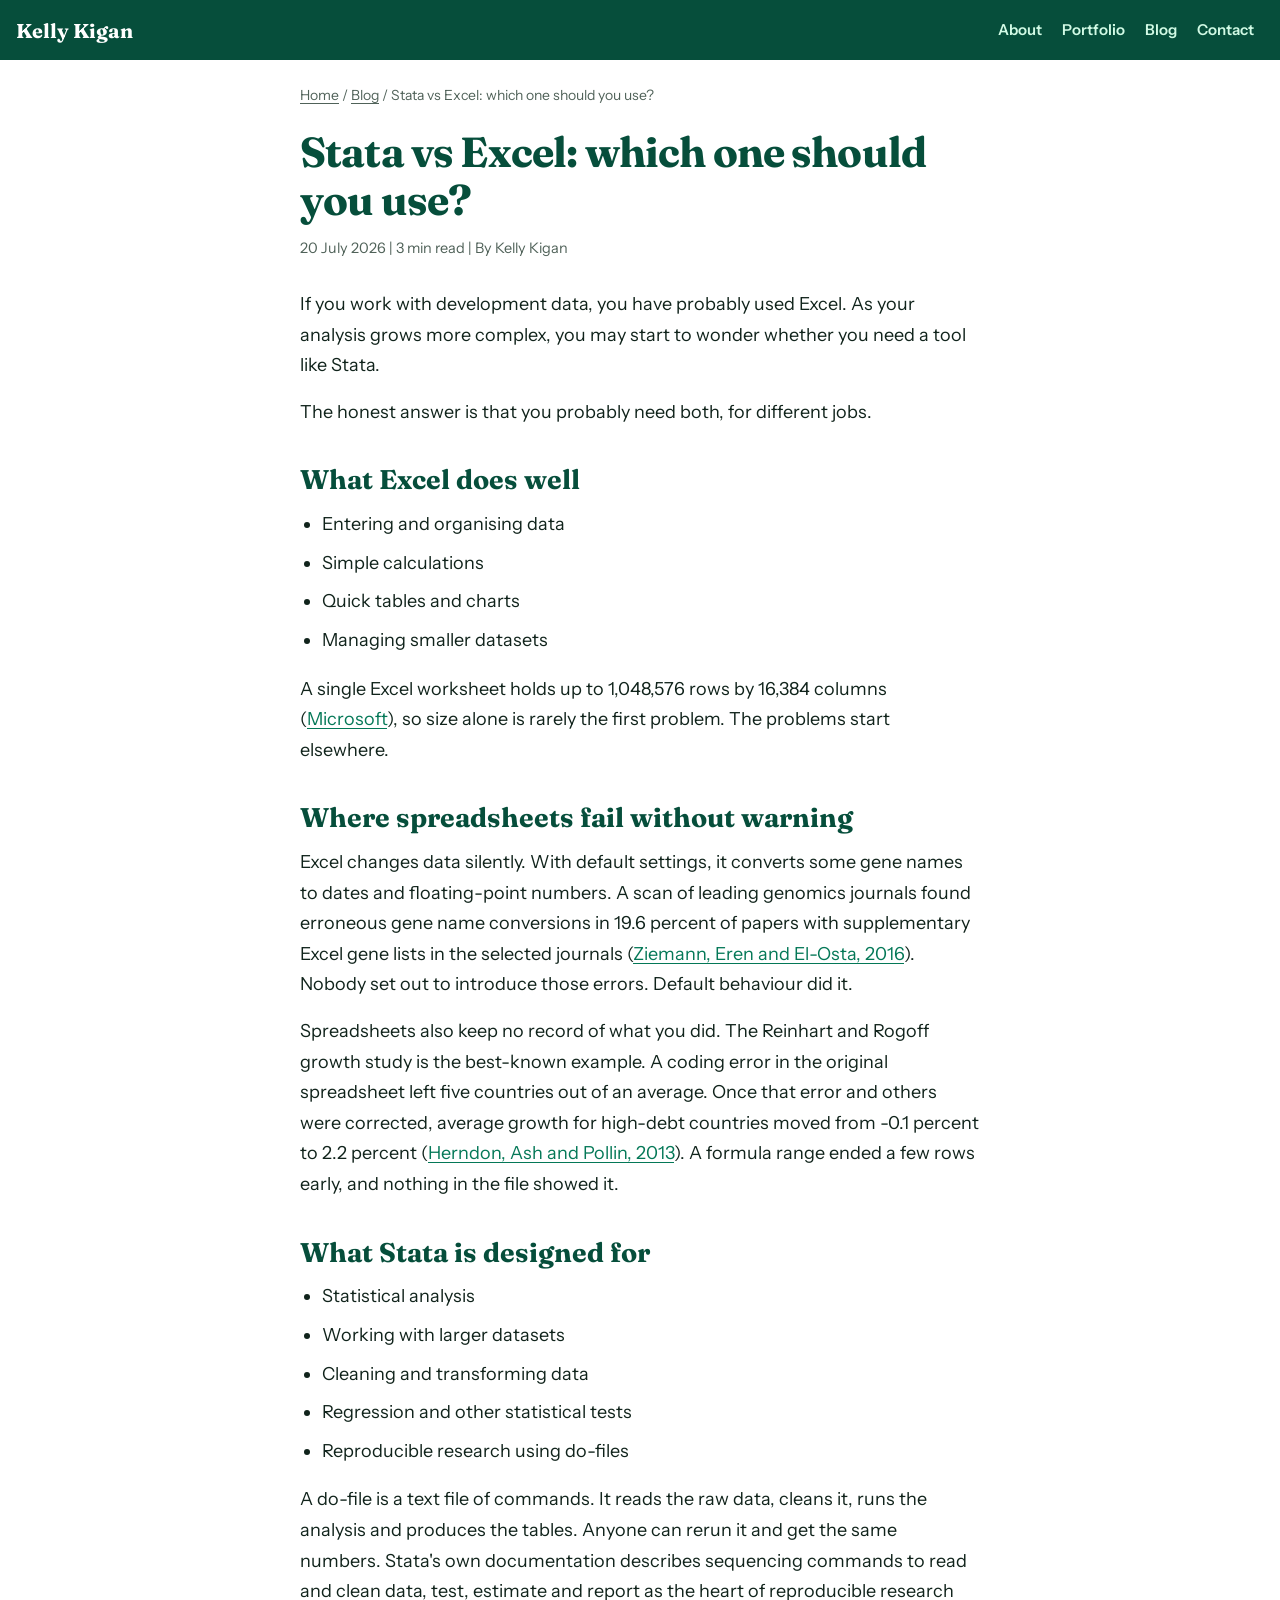
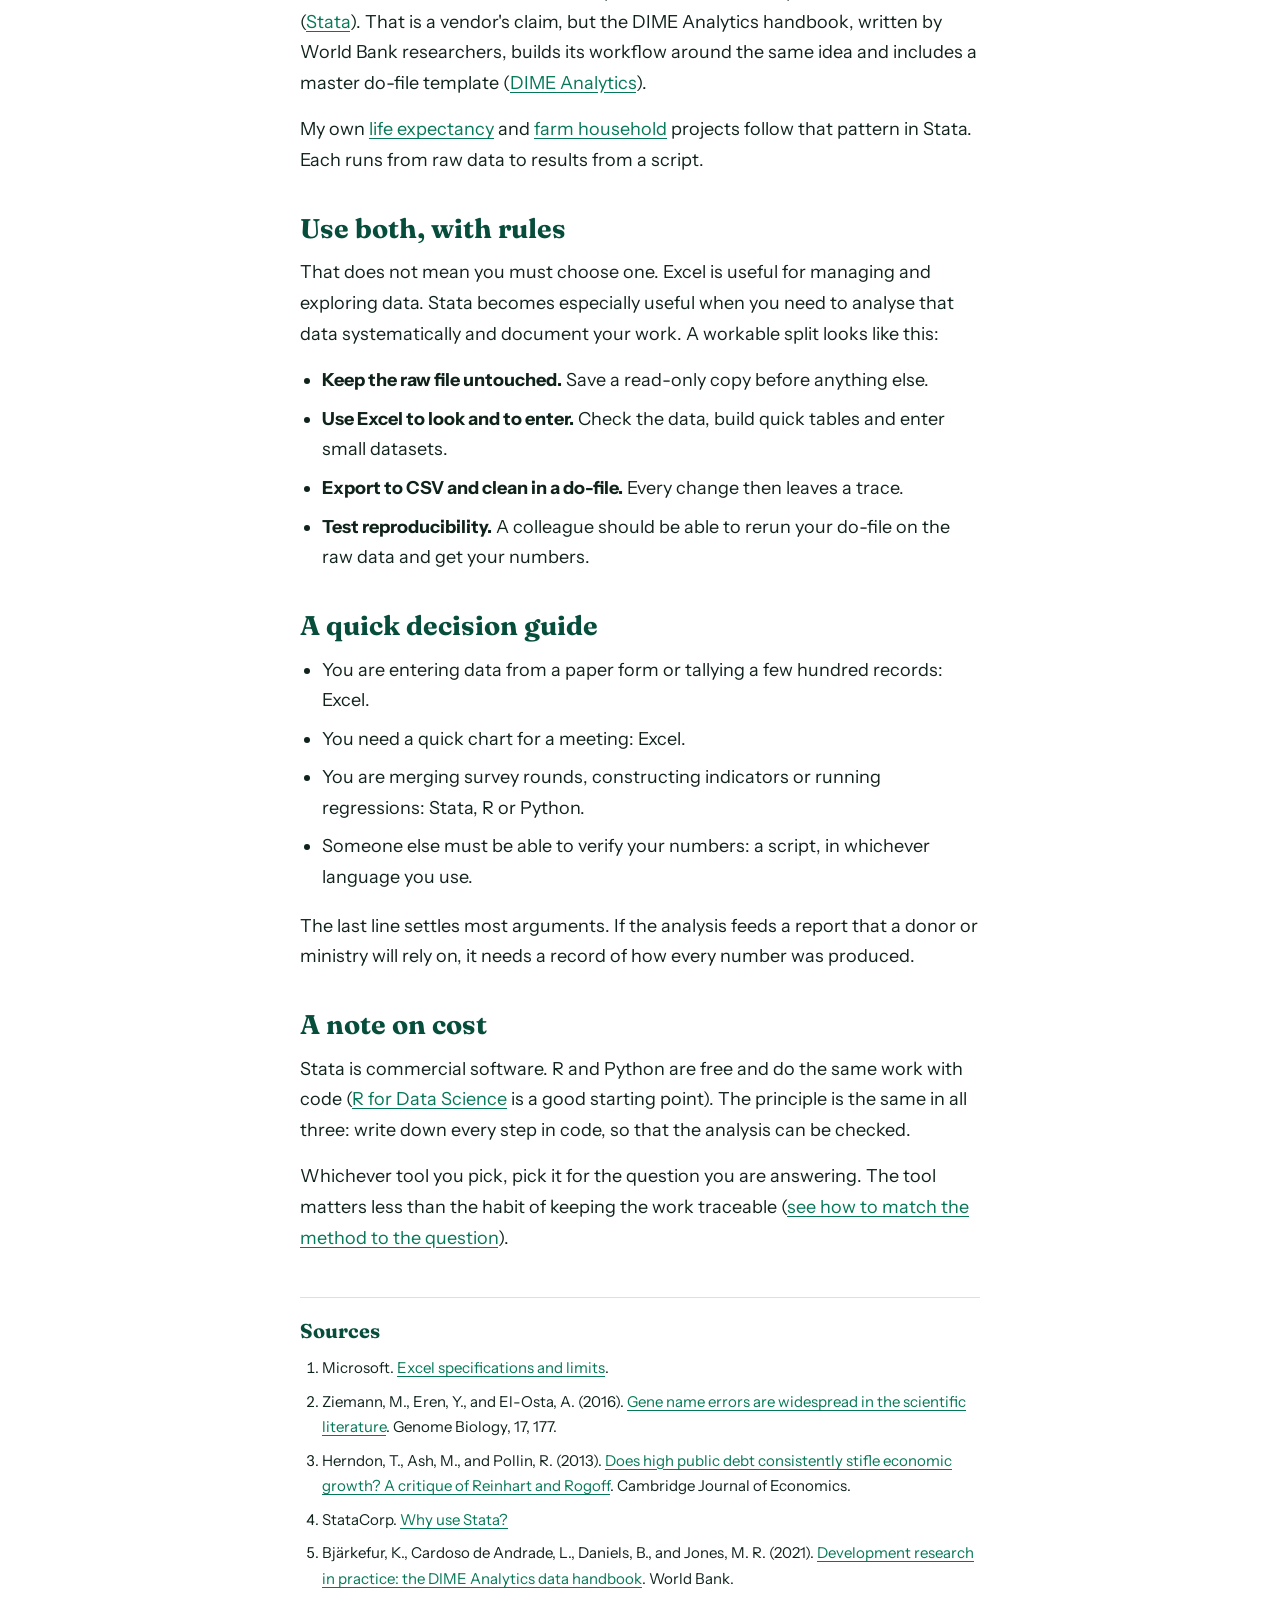
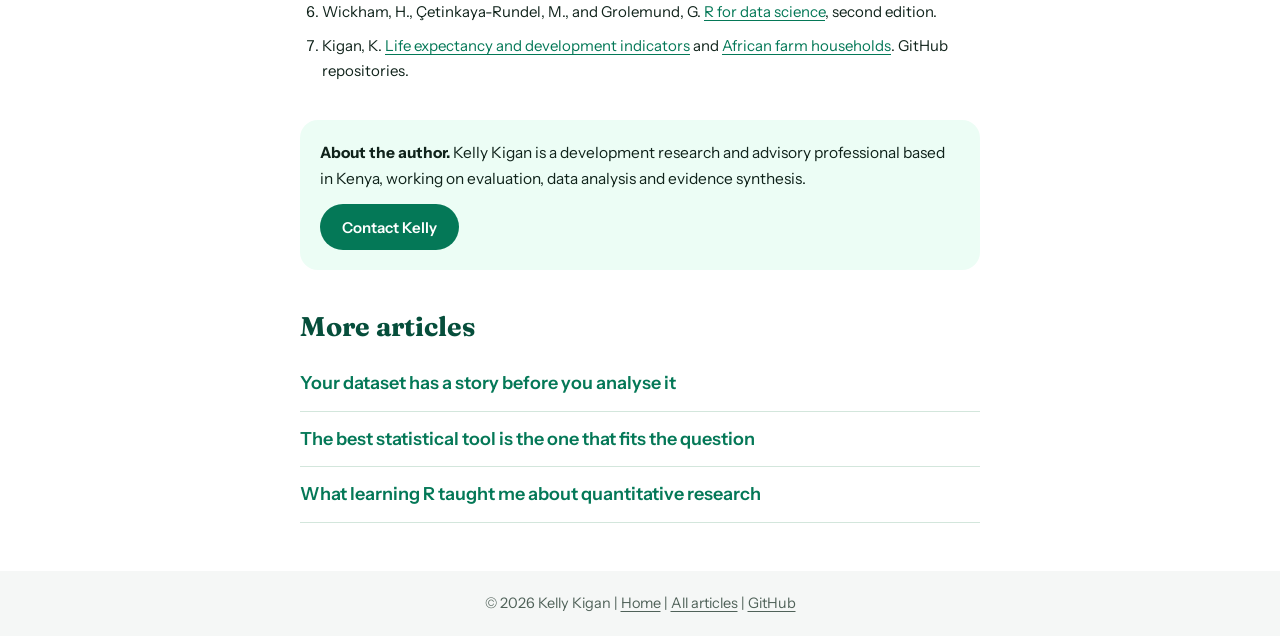
<file: blog/stata-vs-excel.html>
<!DOCTYPE html>
<html lang="en">
<head>
<meta charset="UTF-8">
<meta name="viewport" content="width=device-width, initial-scale=1, viewport-fit=cover">
<meta name="theme-color" content="#064e3b">
<title>Stata vs Excel: which one should you use? | Kelly Kigan</title>
<meta name="description" content="Excel or Stata for development data? What each does well, where spreadsheets fail without warning, and how to use both without losing reproducibility.">
<meta name="author" content="Kelly Kigan">
<meta name="robots" content="index, follow, max-image-preview:large">
<link rel="canonical" href="https://kellykigan.github.io/blog/stata-vs-excel.html">
<meta property="og:type" content="article">
<meta property="og:title" content="Stata vs Excel: which one should you use? | Kelly Kigan">
<meta property="og:description" content="Excel or Stata for development data? What each does well, where spreadsheets fail without warning, and how to use both without losing reproducibility.">
<meta property="og:url" content="https://kellykigan.github.io/blog/stata-vs-excel.html">
<meta property="og:site_name" content="Kelly Kigan">
<meta property="article:published_time" content="2026-07-20">
<meta property="article:author" content="Kelly Kigan">
<meta name="twitter:card" content="summary">
<meta name="twitter:title" content="Stata vs Excel: which one should you use? | Kelly Kigan">
<meta name="twitter:description" content="Excel or Stata for development data? What each does well, where spreadsheets fail without warning, and how to use both without losing reproducibility.">
<link rel="icon" href="data:image/svg+xml,%3Csvg xmlns='http://www.w3.org/2000/svg' viewBox='0 0 64 64'%3E%3Ccircle cx='32' cy='32' r='32' fill='%23064e3b'/%3E%3Ctext x='32' y='42' font-size='28' text-anchor='middle' fill='%2350c878' font-family='Georgia,serif' font-weight='700'%3EKK%3C/text%3E%3C/svg%3E">
<link rel="preconnect" href="https://fonts.googleapis.com">
<link rel="preconnect" href="https://fonts.gstatic.com" crossorigin>
<link href="https://fonts.googleapis.com/css2?family=Fraunces:wght@700&family=Instrument+Sans:wght@400;600&display=swap" rel="stylesheet">
<link rel="stylesheet" href="blog.css">
<script type="application/ld+json">{"@context": "https://schema.org", "@graph": [{"@type": "BlogPosting", "headline": "Stata vs Excel: which one should you use?", "description": "Excel or Stata for development data? What each does well, where spreadsheets fail without warning, and how to use both without losing reproducibility.", "datePublished": "2026-07-20", "dateModified": "2026-07-20", "inLanguage": "en", "mainEntityOfPage": "https://kellykigan.github.io/blog/stata-vs-excel.html", "url": "https://kellykigan.github.io/blog/stata-vs-excel.html", "author": {"@type": "Person", "name": "Kelly Kigan", "url": "https://kellykigan.github.io/"}, "publisher": {"@type": "Person", "name": "Kelly Kigan", "url": "https://kellykigan.github.io/"}, "wordCount": 640}, {"@type": "BreadcrumbList", "itemListElement": [{"@type": "ListItem", "position": 1, "name": "Home", "item": "https://kellykigan.github.io/"}, {"@type": "ListItem", "position": 2, "name": "Blog", "item": "https://kellykigan.github.io/#blog"}, {"@type": "ListItem", "position": 3, "name": "Stata vs Excel: which one should you use?", "item": "https://kellykigan.github.io/blog/stata-vs-excel.html"}]}]}</script>
</head>
<body>
<a class="skip" href="#article">Skip to article</a>
<header class="top">
  <a class="brand" href="../index.html">Kelly Kigan</a>
  <nav aria-label="Site"><a href="../index.html#about">About</a><a href="../index.html#portfolio">Portfolio</a><a href="../index.html#blog">Blog</a><a href="../index.html#contact">Contact</a></nav>
</header>
<main id="article">
<nav class="crumbs" aria-label="Breadcrumb"><a href="../index.html">Home</a> / <a href="../index.html#blog">Blog</a> / <span>Stata vs Excel: which one should you use?</span></nav>
<article>
<header>
<h1>Stata vs Excel: which one should you use?</h1>
<p class="meta"><time datetime="2026-07-20">20 July 2026</time> | 3 min read | By Kelly Kigan</p>
</header>
<p>If you work with development data, you have probably used Excel. As your analysis grows more complex, you may start to wonder whether you need a tool like Stata.</p>
<p>The honest answer is that you probably need both, for different jobs.</p>
<h2>What Excel does well</h2>
<ul><li>Entering and organising data</li><li>Simple calculations</li><li>Quick tables and charts</li><li>Managing smaller datasets</li></ul>
<p>A single Excel worksheet holds up to 1,048,576 rows by 16,384 columns (<a href="https://support.microsoft.com/en-us/office/1672b34d-7043-467e-8e27-269d656771c3" rel="noopener">Microsoft</a>), so size alone is rarely the first problem. The problems start elsewhere.</p>
<h2>Where spreadsheets fail without warning</h2>
<p>Excel changes data silently. With default settings, it converts some gene names to dates and floating-point numbers. A scan of leading genomics journals found erroneous gene name conversions in 19.6 percent of papers with supplementary Excel gene lists in the selected journals (<a href="https://doi.org/10.1186/s13059-016-1044-7" rel="noopener">Ziemann, Eren and El-Osta, 2016</a>). Nobody set out to introduce those errors. Default behaviour did it.</p>
<p>Spreadsheets also keep no record of what you did. The Reinhart and Rogoff growth study is the best-known example. A coding error in the original spreadsheet left five countries out of an average. Once that error and others were corrected, average growth for high-debt countries moved from -0.1 percent to 2.2 percent (<a href="https://doi.org/10.1093/cje/bet075" rel="noopener">Herndon, Ash and Pollin, 2013</a>). A formula range ended a few rows early, and nothing in the file showed it.</p>
<h2>What Stata is designed for</h2>
<ul><li>Statistical analysis</li><li>Working with larger datasets</li><li>Cleaning and transforming data</li><li>Regression and other statistical tests</li><li>Reproducible research using do-files</li></ul>
<p>A do-file is a text file of commands. It reads the raw data, cleans it, runs the analysis and produces the tables. Anyone can rerun it and get the same numbers. Stata's own documentation describes sequencing commands to read and clean data, test, estimate and report as the heart of reproducible research (<a href="https://www.stata.com/why-use-stata/" rel="noopener">Stata</a>). That is a vendor's claim, but the DIME Analytics handbook, written by World Bank researchers, builds its workflow around the same idea and includes a master do-file template (<a href="https://worldbank.github.io/dime-data-handbook/" rel="noopener">DIME Analytics</a>).</p>
<p>My own <a href="https://github.com/kellykigan/life-expectancy-development-analysis-stata" rel="noopener">life expectancy</a> and <a href="https://github.com/kellykigan/african-farm-households-stata" rel="noopener">farm household</a> projects follow that pattern in Stata. Each runs from raw data to results from a script.</p>
<h2>Use both, with rules</h2>
<p>That does not mean you must choose one. Excel is useful for managing and exploring data. Stata becomes especially useful when you need to analyse that data systematically and document your work. A workable split looks like this:</p>
<ul><li><strong>Keep the raw file untouched.</strong> Save a read-only copy before anything else.</li><li><strong>Use Excel to look and to enter.</strong> Check the data, build quick tables and enter small datasets.</li><li><strong>Export to CSV and clean in a do-file.</strong> Every change then leaves a trace.</li><li><strong>Test reproducibility.</strong> A colleague should be able to rerun your do-file on the raw data and get your numbers.</li></ul>
<h2>A quick decision guide</h2>
<ul><li>You are entering data from a paper form or tallying a few hundred records: Excel.</li><li>You need a quick chart for a meeting: Excel.</li><li>You are merging survey rounds, constructing indicators or running regressions: Stata, R or Python.</li><li>Someone else must be able to verify your numbers: a script, in whichever language you use.</li></ul>
<p>The last line settles most arguments. If the analysis feeds a report that a donor or ministry will rely on, it needs a record of how every number was produced.</p>
<h2>A note on cost</h2>
<p>Stata is commercial software. R and Python are free and do the same work with code (<a href="https://r4ds.hadley.nz/" rel="noopener">R for Data Science</a> is a good starting point). The principle is the same in all three: write down every step in code, so that the analysis can be checked.</p>
<p>Whichever tool you pick, pick it for the question you are answering. The tool matters less than the habit of keeping the work traceable (<a href="best-statistical-tool-fits-the-question.html">see how to match the method to the question</a>).</p>
<section class="sources" aria-labelledby="src">
<h2 id="src">Sources</h2>
<ol><li>Microsoft. <a href="https://support.microsoft.com/en-us/office/1672b34d-7043-467e-8e27-269d656771c3" rel="noopener">Excel specifications and limits</a>.</li><li>Ziemann, M., Eren, Y., and El-Osta, A. (2016). <a href="https://doi.org/10.1186/s13059-016-1044-7" rel="noopener">Gene name errors are widespread in the scientific literature</a>. Genome Biology, 17, 177.</li><li>Herndon, T., Ash, M., and Pollin, R. (2013). <a href="https://doi.org/10.1093/cje/bet075" rel="noopener">Does high public debt consistently stifle economic growth? A critique of Reinhart and Rogoff</a>. Cambridge Journal of Economics.</li><li>StataCorp. <a href="https://www.stata.com/why-use-stata/" rel="noopener">Why use Stata?</a></li><li>Bjärkefur, K., Cardoso de Andrade, L., Daniels, B., and Jones, M. R. (2021). <a href="https://worldbank.github.io/dime-data-handbook/" rel="noopener">Development research in practice: the DIME Analytics data handbook</a>. World Bank.</li><li>Wickham, H., Çetinkaya-Rundel, M., and Grolemund, G. <a href="https://r4ds.hadley.nz/" rel="noopener">R for data science</a>, second edition.</li><li>Kigan, K. <a href="https://github.com/kellykigan/life-expectancy-development-analysis-stata" rel="noopener">Life expectancy and development indicators</a> and <a href="https://github.com/kellykigan/african-farm-households-stata" rel="noopener">African farm households</a>. GitHub repositories.</li></ol>
</section>
<aside class="author">
<p><strong>About the author.</strong> Kelly Kigan is a development research and advisory professional based in Kenya, working on evaluation, data analysis and evidence synthesis.</p>
<a class="btn" href="../index.html#contact">Contact Kelly</a>
</aside>
</article>
<section class="more" aria-labelledby="more">
<h2 id="more">More articles</h2>
<ul><li><a href="your-dataset-has-a-story.html">Your dataset has a story before you analyse it</a></li><li><a href="best-statistical-tool-fits-the-question.html">The best statistical tool is the one that fits the question</a></li><li><a href="what-learning-r-taught-me.html">What learning R taught me about quantitative research</a></li></ul>
</section>
</main>
<footer>&copy; 2026 Kelly Kigan | <a href="../index.html">Home</a> | <a href="../index.html#blog">All articles</a> | <a href="https://github.com/kellykigan" rel="noopener">GitHub</a></footer>
</body>
</html>
</file>
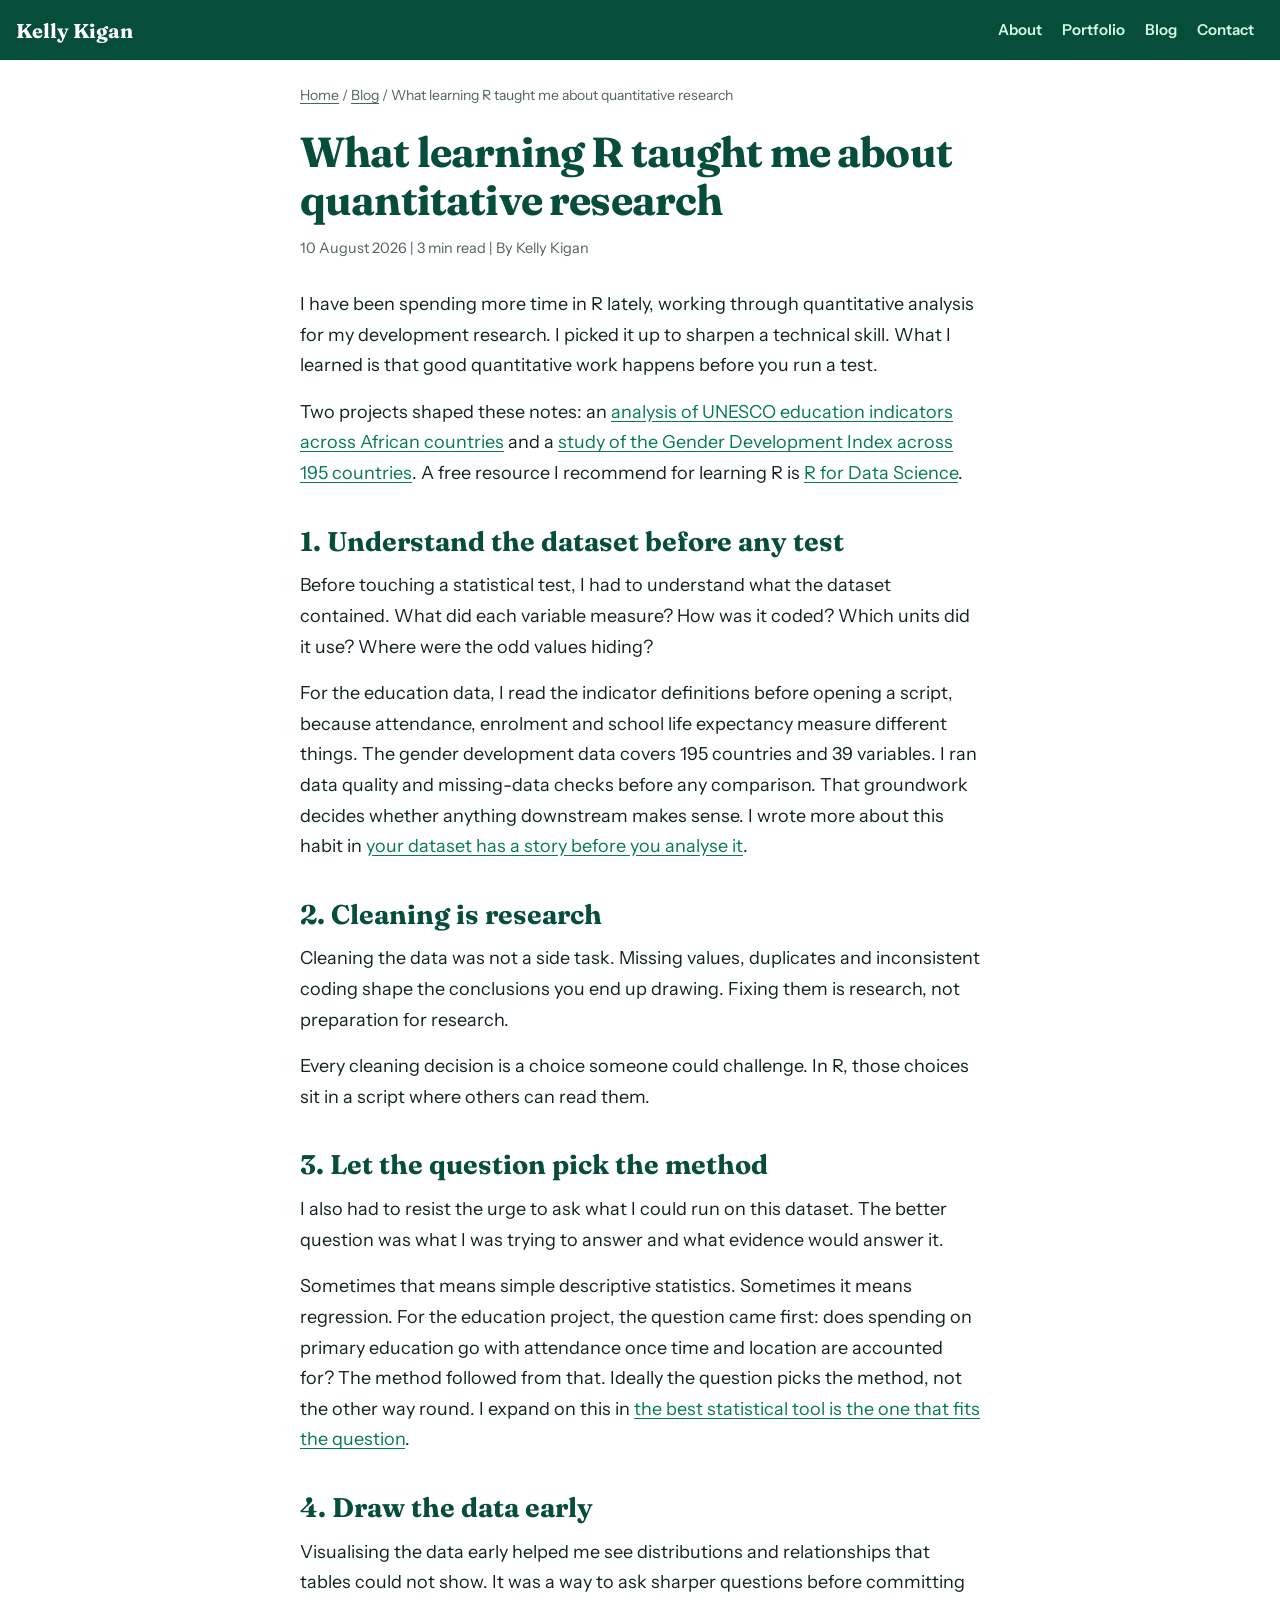
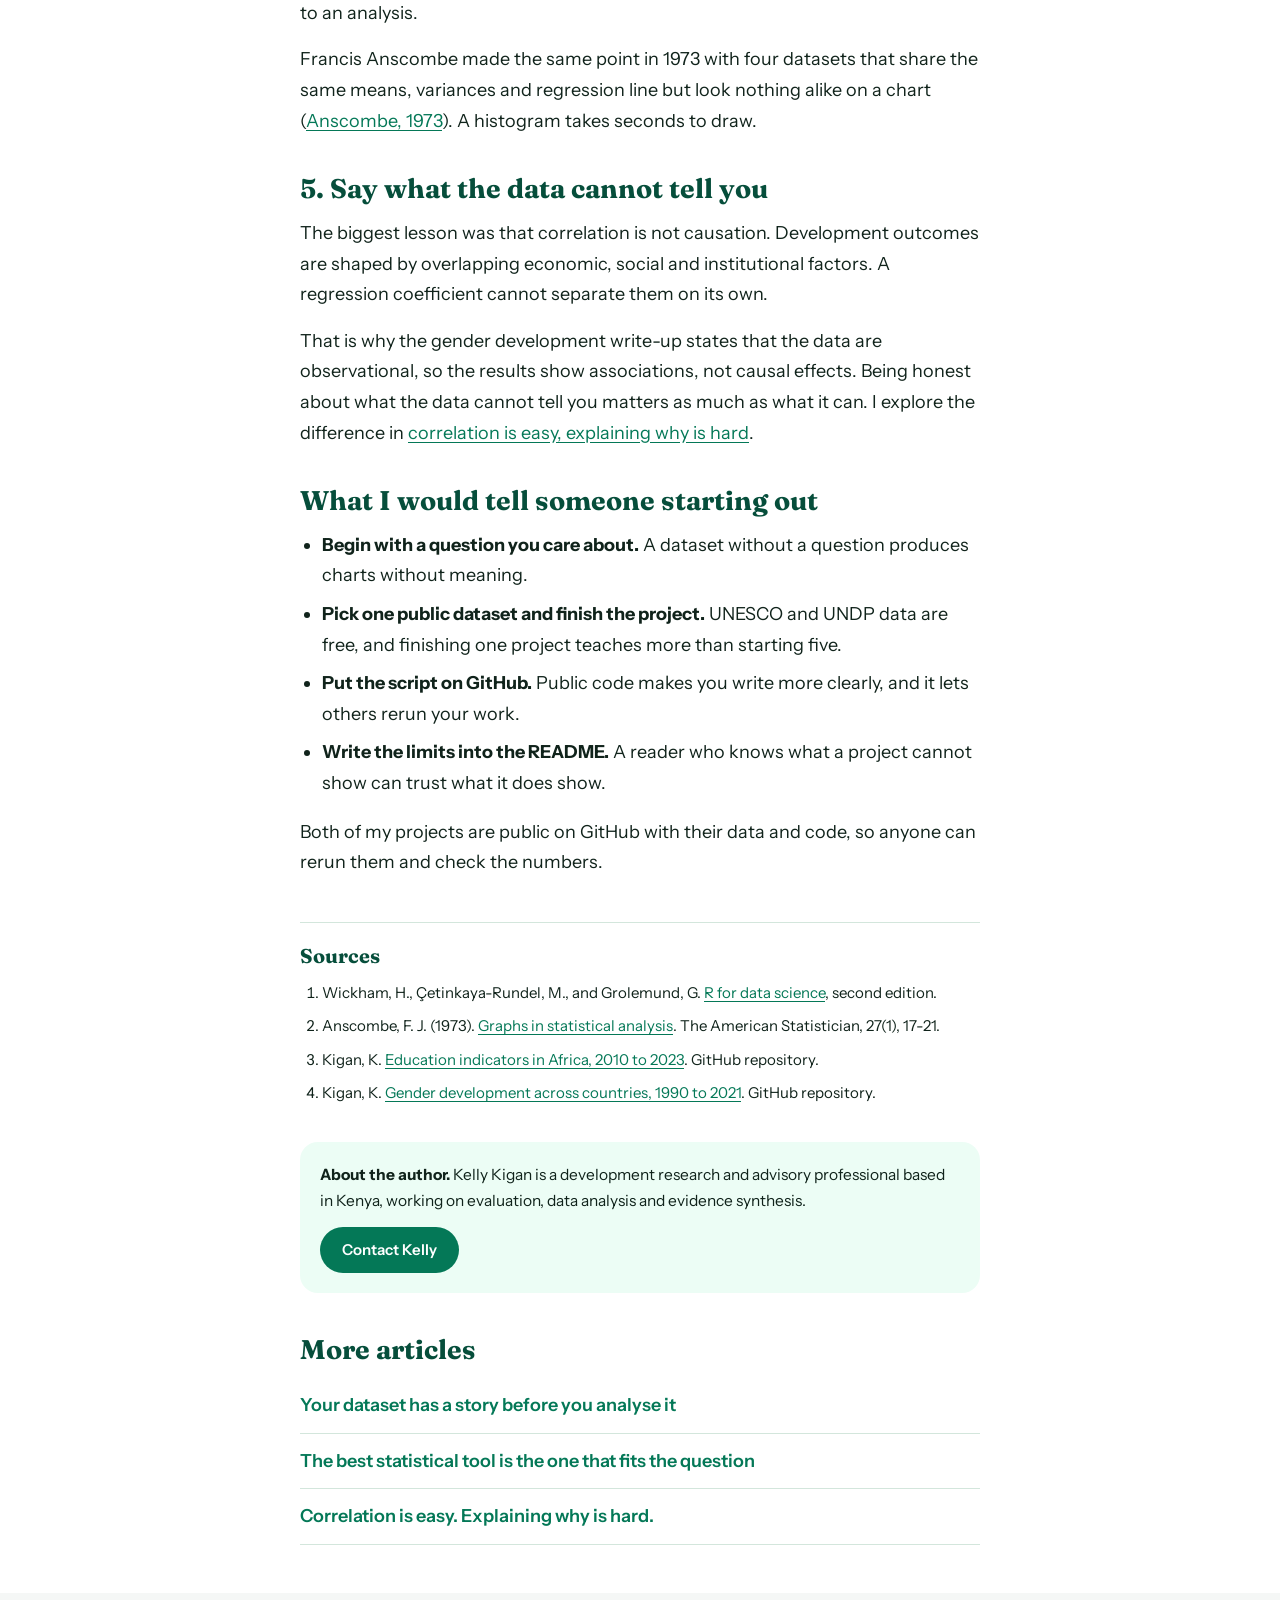
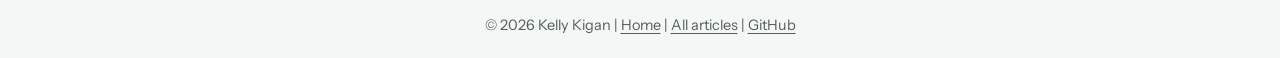
<file: blog/what-learning-r-taught-me.html>
<!DOCTYPE html>
<html lang="en">
<head>
<meta charset="UTF-8">
<meta name="viewport" content="width=device-width, initial-scale=1, viewport-fit=cover">
<meta name="theme-color" content="#064e3b">
<title>What learning R taught me about quantitative research | Kelly Kigan</title>
<meta name="description" content="Notes from learning R on development data: why understanding the dataset, cleaning and the research question matter more than the test you run.">
<meta name="author" content="Kelly Kigan">
<meta name="robots" content="index, follow, max-image-preview:large">
<link rel="canonical" href="https://kellykigan.github.io/blog/what-learning-r-taught-me.html">
<meta property="og:type" content="article">
<meta property="og:title" content="What learning R taught me about quantitative research | Kelly Kigan">
<meta property="og:description" content="Notes from learning R on development data: why understanding the dataset, cleaning and the research question matter more than the test you run.">
<meta property="og:url" content="https://kellykigan.github.io/blog/what-learning-r-taught-me.html">
<meta property="og:site_name" content="Kelly Kigan">
<meta property="article:published_time" content="2026-08-10">
<meta property="article:author" content="Kelly Kigan">
<meta name="twitter:card" content="summary">
<meta name="twitter:title" content="What learning R taught me about quantitative research | Kelly Kigan">
<meta name="twitter:description" content="Notes from learning R on development data: why understanding the dataset, cleaning and the research question matter more than the test you run.">
<link rel="icon" href="data:image/svg+xml,%3Csvg xmlns='http://www.w3.org/2000/svg' viewBox='0 0 64 64'%3E%3Ccircle cx='32' cy='32' r='32' fill='%23064e3b'/%3E%3Ctext x='32' y='42' font-size='28' text-anchor='middle' fill='%2350c878' font-family='Georgia,serif' font-weight='700'%3EKK%3C/text%3E%3C/svg%3E">
<link rel="preconnect" href="https://fonts.googleapis.com">
<link rel="preconnect" href="https://fonts.gstatic.com" crossorigin>
<link href="https://fonts.googleapis.com/css2?family=Fraunces:wght@700&family=Instrument+Sans:wght@400;600&display=swap" rel="stylesheet">
<link rel="stylesheet" href="blog.css">
<script type="application/ld+json">{"@context": "https://schema.org", "@graph": [{"@type": "BlogPosting", "headline": "What learning R taught me about quantitative research", "description": "Notes from learning R on development data: why understanding the dataset, cleaning and the research question matter more than the test you run.", "datePublished": "2026-08-10", "dateModified": "2026-08-10", "inLanguage": "en", "mainEntityOfPage": "https://kellykigan.github.io/blog/what-learning-r-taught-me.html", "url": "https://kellykigan.github.io/blog/what-learning-r-taught-me.html", "author": {"@type": "Person", "name": "Kelly Kigan", "url": "https://kellykigan.github.io/"}, "publisher": {"@type": "Person", "name": "Kelly Kigan", "url": "https://kellykigan.github.io/"}, "wordCount": 610}, {"@type": "BreadcrumbList", "itemListElement": [{"@type": "ListItem", "position": 1, "name": "Home", "item": "https://kellykigan.github.io/"}, {"@type": "ListItem", "position": 2, "name": "Blog", "item": "https://kellykigan.github.io/#blog"}, {"@type": "ListItem", "position": 3, "name": "What learning R taught me about quantitative research", "item": "https://kellykigan.github.io/blog/what-learning-r-taught-me.html"}]}]}</script>
</head>
<body>
<a class="skip" href="#article">Skip to article</a>
<header class="top">
  <a class="brand" href="../index.html">Kelly Kigan</a>
  <nav aria-label="Site"><a href="../index.html#about">About</a><a href="../index.html#portfolio">Portfolio</a><a href="../index.html#blog">Blog</a><a href="../index.html#contact">Contact</a></nav>
</header>
<main id="article">
<nav class="crumbs" aria-label="Breadcrumb"><a href="../index.html">Home</a> / <a href="../index.html#blog">Blog</a> / <span>What learning R taught me about quantitative research</span></nav>
<article>
<header>
<h1>What learning R taught me about quantitative research</h1>
<p class="meta"><time datetime="2026-08-10">10 August 2026</time> | 3 min read | By Kelly Kigan</p>
</header>
<p>I have been spending more time in R lately, working through quantitative analysis for my development research. I picked it up to sharpen a technical skill. What I learned is that good quantitative work happens before you run a test.</p>
<p>Two projects shaped these notes: an <a href="https://github.com/kellykigan/Education_Africa_Analysis-R-Project" rel="noopener">analysis of UNESCO education indicators across African countries</a> and a <a href="https://github.com/kellykigan/gender-development-r-analysis" rel="noopener">study of the Gender Development Index across 195 countries</a>. A free resource I recommend for learning R is <a href="https://r4ds.hadley.nz/" rel="noopener">R for Data Science</a>.</p>
<h2>1. Understand the dataset before any test</h2>
<p>Before touching a statistical test, I had to understand what the dataset contained. What did each variable measure? How was it coded? Which units did it use? Where were the odd values hiding?</p>
<p>For the education data, I read the indicator definitions before opening a script, because attendance, enrolment and school life expectancy measure different things. The gender development data covers 195 countries and 39 variables. I ran data quality and missing-data checks before any comparison. That groundwork decides whether anything downstream makes sense. I wrote more about this habit in <a href="your-dataset-has-a-story.html">your dataset has a story before you analyse it</a>.</p>
<h2>2. Cleaning is research</h2>
<p>Cleaning the data was not a side task. Missing values, duplicates and inconsistent coding shape the conclusions you end up drawing. Fixing them is research, not preparation for research.</p>
<p>Every cleaning decision is a choice someone could challenge. In R, those choices sit in a script where others can read them.</p>
<h2>3. Let the question pick the method</h2>
<p>I also had to resist the urge to ask what I could run on this dataset. The better question was what I was trying to answer and what evidence would answer it.</p>
<p>Sometimes that means simple descriptive statistics. Sometimes it means regression. For the education project, the question came first: does spending on primary education go with attendance once time and location are accounted for? The method followed from that. Ideally the question picks the method, not the other way round. I expand on this in <a href="best-statistical-tool-fits-the-question.html">the best statistical tool is the one that fits the question</a>.</p>
<h2>4. Draw the data early</h2>
<p>Visualising the data early helped me see distributions and relationships that tables could not show. It was a way to ask sharper questions before committing to an analysis.</p>
<p>Francis Anscombe made the same point in 1973 with four datasets that share the same means, variances and regression line but look nothing alike on a chart (<a href="https://doi.org/10.1080/00031305.1973.10478966" rel="noopener">Anscombe, 1973</a>). A histogram takes seconds to draw.</p>
<h2>5. Say what the data cannot tell you</h2>
<p>The biggest lesson was that correlation is not causation. Development outcomes are shaped by overlapping economic, social and institutional factors. A regression coefficient cannot separate them on its own.</p>
<p>That is why the gender development write-up states that the data are observational, so the results show associations, not causal effects. Being honest about what the data cannot tell you matters as much as what it can. I explore the difference in <a href="correlation-is-easy-explaining-why-is-hard.html">correlation is easy, explaining why is hard</a>.</p>
<h2>What I would tell someone starting out</h2>
<ul><li><strong>Begin with a question you care about.</strong> A dataset without a question produces charts without meaning.</li><li><strong>Pick one public dataset and finish the project.</strong> UNESCO and UNDP data are free, and finishing one project teaches more than starting five.</li><li><strong>Put the script on GitHub.</strong> Public code makes you write more clearly, and it lets others rerun your work.</li><li><strong>Write the limits into the README.</strong> A reader who knows what a project cannot show can trust what it does show.</li></ul>
<p>Both of my projects are public on GitHub with their data and code, so anyone can rerun them and check the numbers.</p>
<section class="sources" aria-labelledby="src">
<h2 id="src">Sources</h2>
<ol><li>Wickham, H., Çetinkaya-Rundel, M., and Grolemund, G. <a href="https://r4ds.hadley.nz/" rel="noopener">R for data science</a>, second edition.</li><li>Anscombe, F. J. (1973). <a href="https://doi.org/10.1080/00031305.1973.10478966" rel="noopener">Graphs in statistical analysis</a>. The American Statistician, 27(1), 17-21.</li><li>Kigan, K. <a href="https://github.com/kellykigan/Education_Africa_Analysis-R-Project" rel="noopener">Education indicators in Africa, 2010 to 2023</a>. GitHub repository.</li><li>Kigan, K. <a href="https://github.com/kellykigan/gender-development-r-analysis" rel="noopener">Gender development across countries, 1990 to 2021</a>. GitHub repository.</li></ol>
</section>
<aside class="author">
<p><strong>About the author.</strong> Kelly Kigan is a development research and advisory professional based in Kenya, working on evaluation, data analysis and evidence synthesis.</p>
<a class="btn" href="../index.html#contact">Contact Kelly</a>
</aside>
</article>
<section class="more" aria-labelledby="more">
<h2 id="more">More articles</h2>
<ul><li><a href="your-dataset-has-a-story.html">Your dataset has a story before you analyse it</a></li><li><a href="best-statistical-tool-fits-the-question.html">The best statistical tool is the one that fits the question</a></li><li><a href="correlation-is-easy-explaining-why-is-hard.html">Correlation is easy. Explaining why is hard.</a></li></ul>
</section>
</main>
<footer>&copy; 2026 Kelly Kigan | <a href="../index.html">Home</a> | <a href="../index.html#blog">All articles</a> | <a href="https://github.com/kellykigan" rel="noopener">GitHub</a></footer>
</body>
</html>
</file>
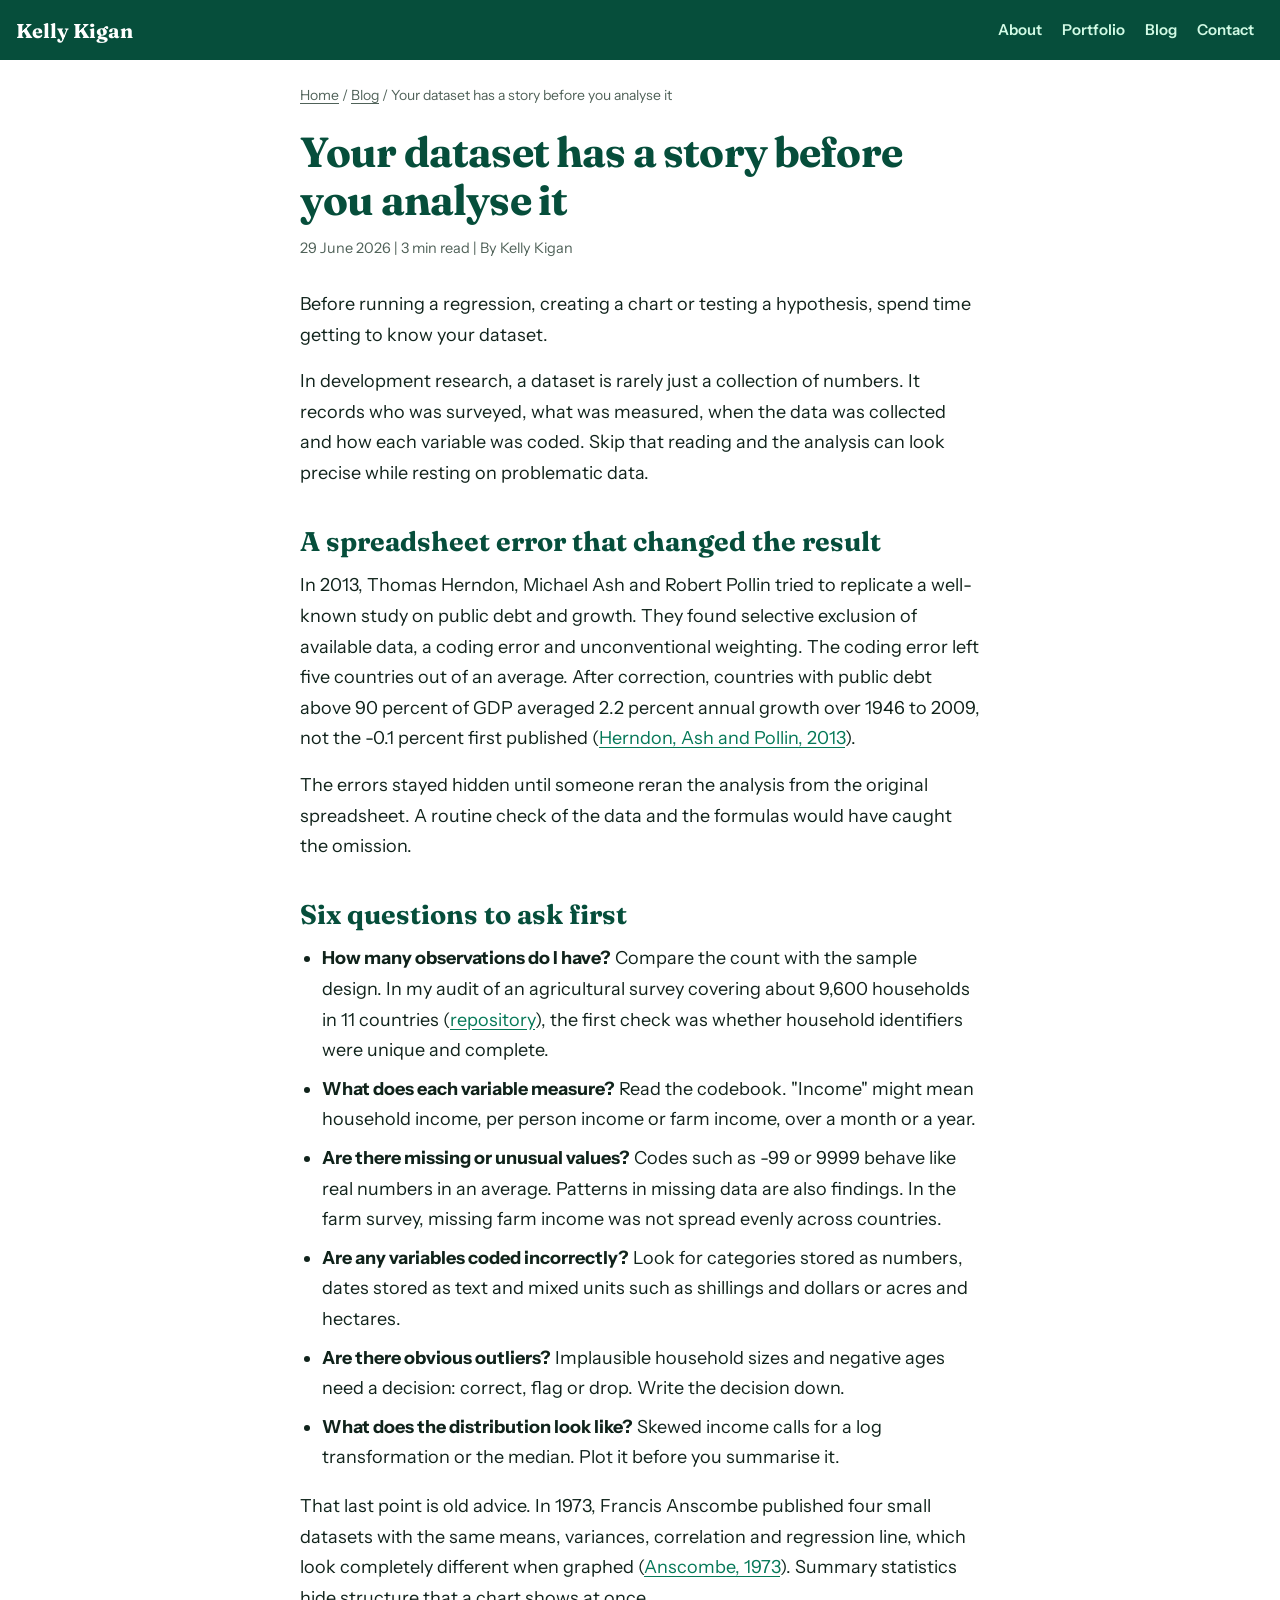
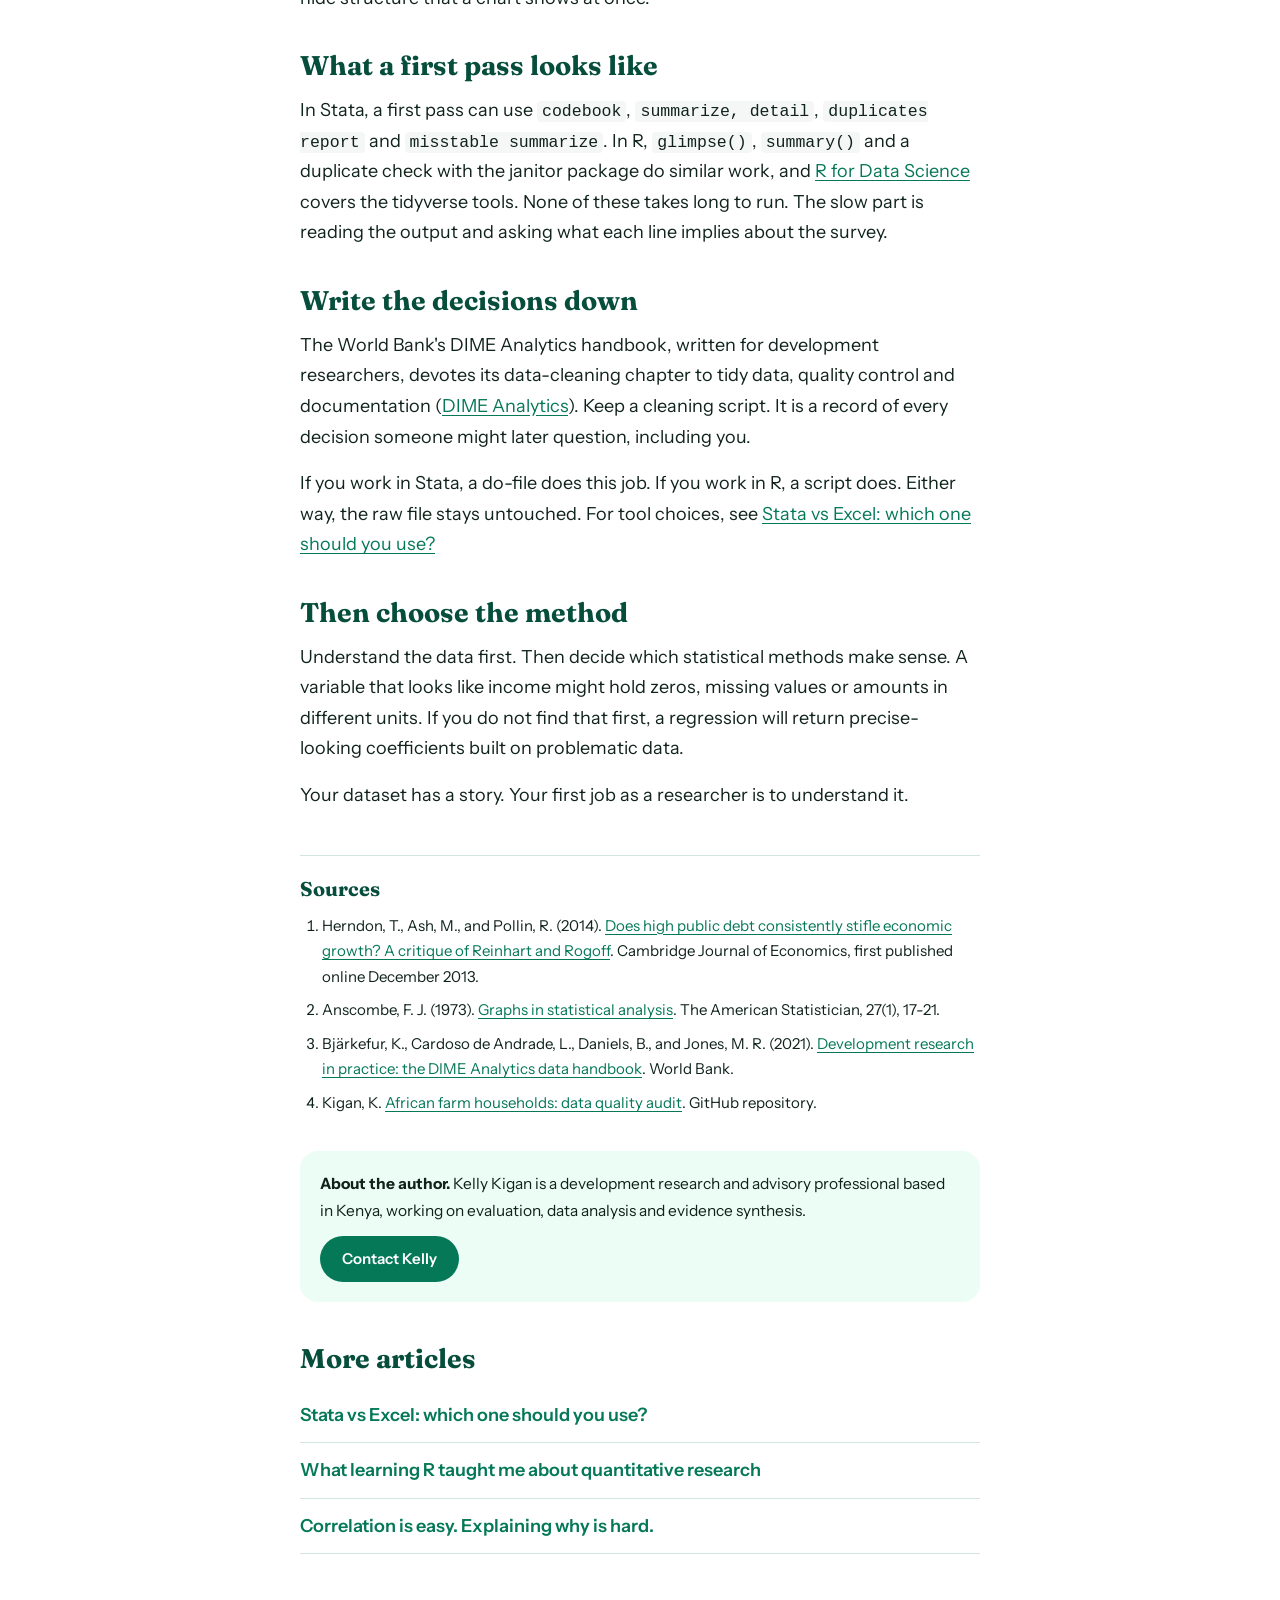
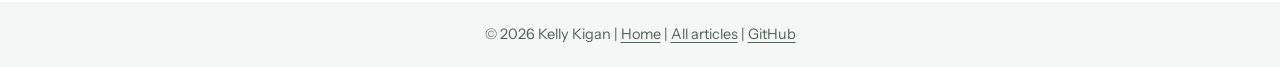
<file: blog/your-dataset-has-a-story.html>
<!DOCTYPE html>
<html lang="en">
<head>
<meta charset="UTF-8">
<meta name="viewport" content="width=device-width, initial-scale=1, viewport-fit=cover">
<meta name="theme-color" content="#064e3b">
<title>Your dataset has a story before you analyse it | Kelly Kigan</title>
<meta name="description" content="Before you run a regression or draw a chart, interrogate your dataset. Six checks that stop development researchers publishing precise but wrong results.">
<meta name="author" content="Kelly Kigan">
<meta name="robots" content="index, follow, max-image-preview:large">
<link rel="canonical" href="https://kellykigan.github.io/blog/your-dataset-has-a-story.html">
<meta property="og:type" content="article">
<meta property="og:title" content="Your dataset has a story before you analyse it | Kelly Kigan">
<meta property="og:description" content="Before you run a regression or draw a chart, interrogate your dataset. Six checks that stop development researchers publishing precise but wrong results.">
<meta property="og:url" content="https://kellykigan.github.io/blog/your-dataset-has-a-story.html">
<meta property="og:site_name" content="Kelly Kigan">
<meta property="article:published_time" content="2026-06-29">
<meta property="article:author" content="Kelly Kigan">
<meta name="twitter:card" content="summary">
<meta name="twitter:title" content="Your dataset has a story before you analyse it | Kelly Kigan">
<meta name="twitter:description" content="Before you run a regression or draw a chart, interrogate your dataset. Six checks that stop development researchers publishing precise but wrong results.">
<link rel="icon" href="data:image/svg+xml,%3Csvg xmlns='http://www.w3.org/2000/svg' viewBox='0 0 64 64'%3E%3Ccircle cx='32' cy='32' r='32' fill='%23064e3b'/%3E%3Ctext x='32' y='42' font-size='28' text-anchor='middle' fill='%2350c878' font-family='Georgia,serif' font-weight='700'%3EKK%3C/text%3E%3C/svg%3E">
<link rel="preconnect" href="https://fonts.googleapis.com">
<link rel="preconnect" href="https://fonts.gstatic.com" crossorigin>
<link href="https://fonts.googleapis.com/css2?family=Fraunces:wght@700&family=Instrument+Sans:wght@400;600&display=swap" rel="stylesheet">
<link rel="stylesheet" href="blog.css">
<script type="application/ld+json">{"@context": "https://schema.org", "@graph": [{"@type": "BlogPosting", "headline": "Your dataset has a story before you analyse it", "description": "Before you run a regression or draw a chart, interrogate your dataset. Six checks that stop development researchers publishing precise but wrong results.", "datePublished": "2026-06-29", "dateModified": "2026-06-29", "inLanguage": "en", "mainEntityOfPage": "https://kellykigan.github.io/blog/your-dataset-has-a-story.html", "url": "https://kellykigan.github.io/blog/your-dataset-has-a-story.html", "author": {"@type": "Person", "name": "Kelly Kigan", "url": "https://kellykigan.github.io/"}, "publisher": {"@type": "Person", "name": "Kelly Kigan", "url": "https://kellykigan.github.io/"}, "wordCount": 608}, {"@type": "BreadcrumbList", "itemListElement": [{"@type": "ListItem", "position": 1, "name": "Home", "item": "https://kellykigan.github.io/"}, {"@type": "ListItem", "position": 2, "name": "Blog", "item": "https://kellykigan.github.io/#blog"}, {"@type": "ListItem", "position": 3, "name": "Your dataset has a story before you analyse it", "item": "https://kellykigan.github.io/blog/your-dataset-has-a-story.html"}]}]}</script>
</head>
<body>
<a class="skip" href="#article">Skip to article</a>
<header class="top">
  <a class="brand" href="../index.html">Kelly Kigan</a>
  <nav aria-label="Site"><a href="../index.html#about">About</a><a href="../index.html#portfolio">Portfolio</a><a href="../index.html#blog">Blog</a><a href="../index.html#contact">Contact</a></nav>
</header>
<main id="article">
<nav class="crumbs" aria-label="Breadcrumb"><a href="../index.html">Home</a> / <a href="../index.html#blog">Blog</a> / <span>Your dataset has a story before you analyse it</span></nav>
<article>
<header>
<h1>Your dataset has a story before you analyse it</h1>
<p class="meta"><time datetime="2026-06-29">29 June 2026</time> | 3 min read | By Kelly Kigan</p>
</header>
<p>Before running a regression, creating a chart or testing a hypothesis, spend time getting to know your dataset.</p>
<p>In development research, a dataset is rarely just a collection of numbers. It records who was surveyed, what was measured, when the data was collected and how each variable was coded. Skip that reading and the analysis can look precise while resting on problematic data.</p>
<h2>A spreadsheet error that changed the result</h2>
<p>In 2013, Thomas Herndon, Michael Ash and Robert Pollin tried to replicate a well-known study on public debt and growth. They found selective exclusion of available data, a coding error and unconventional weighting. The coding error left five countries out of an average. After correction, countries with public debt above 90 percent of GDP averaged 2.2 percent annual growth over 1946 to 2009, not the -0.1 percent first published (<a href="https://doi.org/10.1093/cje/bet075" rel="noopener">Herndon, Ash and Pollin, 2013</a>).</p>
<p>The errors stayed hidden until someone reran the analysis from the original spreadsheet. A routine check of the data and the formulas would have caught the omission.</p>
<h2>Six questions to ask first</h2>
<ul><li><strong>How many observations do I have?</strong> Compare the count with the sample design. In my audit of an agricultural survey covering about 9,600 households in 11 countries (<a href="https://github.com/kellykigan/african-farm-households-stata" rel="noopener">repository</a>), the first check was whether household identifiers were unique and complete.</li><li><strong>What does each variable measure?</strong> Read the codebook. "Income" might mean household income, per person income or farm income, over a month or a year.</li><li><strong>Are there missing or unusual values?</strong> Codes such as -99 or 9999 behave like real numbers in an average. Patterns in missing data are also findings. In the farm survey, missing farm income was not spread evenly across countries.</li><li><strong>Are any variables coded incorrectly?</strong> Look for categories stored as numbers, dates stored as text and mixed units such as shillings and dollars or acres and hectares.</li><li><strong>Are there obvious outliers?</strong> Implausible household sizes and negative ages need a decision: correct, flag or drop. Write the decision down.</li><li><strong>What does the distribution look like?</strong> Skewed income calls for a log transformation or the median. Plot it before you summarise it.</li></ul>
<p>That last point is old advice. In 1973, Francis Anscombe published four small datasets with the same means, variances, correlation and regression line, which look completely different when graphed (<a href="https://doi.org/10.1080/00031305.1973.10478966" rel="noopener">Anscombe, 1973</a>). Summary statistics hide structure that a chart shows at once.</p>
<h2>What a first pass looks like</h2>
<p>In Stata, a first pass can use <code>codebook</code>, <code>summarize, detail</code>, <code>duplicates report</code> and <code>misstable summarize</code>. In R, <code>glimpse()</code>, <code>summary()</code> and a duplicate check with the janitor package do similar work, and <a href="https://r4ds.hadley.nz/" rel="noopener">R for Data Science</a> covers the tidyverse tools. None of these takes long to run. The slow part is reading the output and asking what each line implies about the survey.</p>
<h2>Write the decisions down</h2>
<p>The World Bank's DIME Analytics handbook, written for development researchers, devotes its data-cleaning chapter to tidy data, quality control and documentation (<a href="https://worldbank.github.io/dime-data-handbook/" rel="noopener">DIME Analytics</a>). Keep a cleaning script. It is a record of every decision someone might later question, including you.</p>
<p>If you work in Stata, a do-file does this job. If you work in R, a script does. Either way, the raw file stays untouched. For tool choices, see <a href="stata-vs-excel.html">Stata vs Excel: which one should you use?</a></p>
<h2>Then choose the method</h2>
<p>Understand the data first. Then decide which statistical methods make sense. A variable that looks like income might hold zeros, missing values or amounts in different units. If you do not find that first, a regression will return precise-looking coefficients built on problematic data.</p>
<p>Your dataset has a story. Your first job as a researcher is to understand it.</p>
<section class="sources" aria-labelledby="src">
<h2 id="src">Sources</h2>
<ol><li>Herndon, T., Ash, M., and Pollin, R. (2014). <a href="https://doi.org/10.1093/cje/bet075" rel="noopener">Does high public debt consistently stifle economic growth? A critique of Reinhart and Rogoff</a>. Cambridge Journal of Economics, first published online December 2013.</li><li>Anscombe, F. J. (1973). <a href="https://doi.org/10.1080/00031305.1973.10478966" rel="noopener">Graphs in statistical analysis</a>. The American Statistician, 27(1), 17-21.</li><li>Bjärkefur, K., Cardoso de Andrade, L., Daniels, B., and Jones, M. R. (2021). <a href="https://worldbank.github.io/dime-data-handbook/" rel="noopener">Development research in practice: the DIME Analytics data handbook</a>. World Bank.</li><li>Kigan, K. <a href="https://github.com/kellykigan/african-farm-households-stata" rel="noopener">African farm households: data quality audit</a>. GitHub repository.</li></ol>
</section>
<aside class="author">
<p><strong>About the author.</strong> Kelly Kigan is a development research and advisory professional based in Kenya, working on evaluation, data analysis and evidence synthesis.</p>
<a class="btn" href="../index.html#contact">Contact Kelly</a>
</aside>
</article>
<section class="more" aria-labelledby="more">
<h2 id="more">More articles</h2>
<ul><li><a href="stata-vs-excel.html">Stata vs Excel: which one should you use?</a></li><li><a href="what-learning-r-taught-me.html">What learning R taught me about quantitative research</a></li><li><a href="correlation-is-easy-explaining-why-is-hard.html">Correlation is easy. Explaining why is hard.</a></li></ul>
</section>
</main>
<footer>&copy; 2026 Kelly Kigan | <a href="../index.html">Home</a> | <a href="../index.html#blog">All articles</a> | <a href="https://github.com/kellykigan" rel="noopener">GitHub</a></footer>
</body>
</html>
</file>
<file: blog/blog.css>
*{box-sizing:border-box;margin:0;padding:0}
:root{--white:#fff;--paper:#f5f7f6;--tint:#ecfdf5;--mint:#d1fae5;--emerald:#047857;--deep:#064e3b;--ink:#10231b;--muted:#506259;--line:#d3e6dc;--head:"Fraunces",Georgia,serif;--body:"Instrument Sans",system-ui,-apple-system,"Segoe UI",Roboto,Arial,sans-serif}
html{-webkit-text-size-adjust:100%}
body{font:17px/1.7 var(--body);color:var(--ink);background:var(--white);overflow-wrap:break-word}
a{color:var(--emerald);text-underline-offset:3px}
a:focus-visible{outline:3px solid #059669;outline-offset:2px;border-radius:4px}
.skip{position:absolute;left:12px;top:-64px;z-index:30;background:var(--white);color:var(--deep);padding:12px 18px;border-radius:10px;font-weight:600}
.skip:focus{top:12px}
.top{background:var(--deep);padding:8px max(16px,env(safe-area-inset-right)) 8px max(16px,env(safe-area-inset-left));display:flex;flex-wrap:wrap;gap:0 12px;justify-content:space-between;align-items:center}
.brand{font:700 20px var(--head);color:#fff;text-decoration:none;min-height:44px;display:inline-flex;align-items:center}
.top nav{display:flex;flex-wrap:wrap}
.top nav a{color:#d1fae5;text-decoration:none;min-height:44px;display:inline-flex;align-items:center;padding:0 10px;font-weight:600;font-size:15px}
.top nav a:hover{color:#fff;text-decoration:underline}
main{max-width:720px;margin:0 auto;padding:24px max(20px,env(safe-area-inset-right)) 48px max(20px,env(safe-area-inset-left))}
.crumbs{font-size:14px;color:var(--muted);margin-bottom:20px}
.crumbs a{color:var(--muted)}
h1{font:700 clamp(30px,7vw,42px)/1.15 var(--head);color:var(--deep);letter-spacing:-.02em;margin-bottom:12px}
.meta{font-size:14.5px;color:var(--muted);margin-bottom:28px}
h2{font:700 clamp(22px,5vw,27px)/1.25 var(--head);color:var(--deep);margin:36px 0 12px}
article p{margin-bottom:16px}
article ul,article ol{margin:0 0 18px 22px}
article li{margin-bottom:8px}
code{font:.92em ui-monospace,SFMono-Regular,Menlo,Consolas,monospace;background:var(--paper);padding:1px 5px;border-radius:4px}
.sources{margin-top:44px;border-top:1px solid var(--line);font-size:15px}
.sources h2{font-size:20px;margin-top:20px}
.sources li{margin-bottom:8px}
.author{background:var(--tint);border-radius:18px;padding:20px;margin-top:36px;font-size:15.5px}
.author p{margin-bottom:12px}
.btn{display:inline-flex;align-items:center;justify-content:center;min-height:46px;padding:0 22px;border-radius:980px;background:var(--emerald);color:#fff;font-weight:600;font-size:15px;text-decoration:none}
.btn:hover{background:var(--deep)}
.more{margin-top:40px}
.more ul{list-style:none;margin:0}
.more li a{display:block;padding:12px 0;border-bottom:1px solid var(--line);text-decoration:none;font-weight:600}
.more li a:hover{text-decoration:underline}
footer{background:var(--paper);padding:20px;text-align:center;font-size:14.5px;color:var(--muted)}
footer a{color:var(--muted)}
@media(min-width:720px){body{font-size:18px}}
@media(prefers-reduced-motion:no-preference){html{scroll-behavior:smooth}}
</file>
